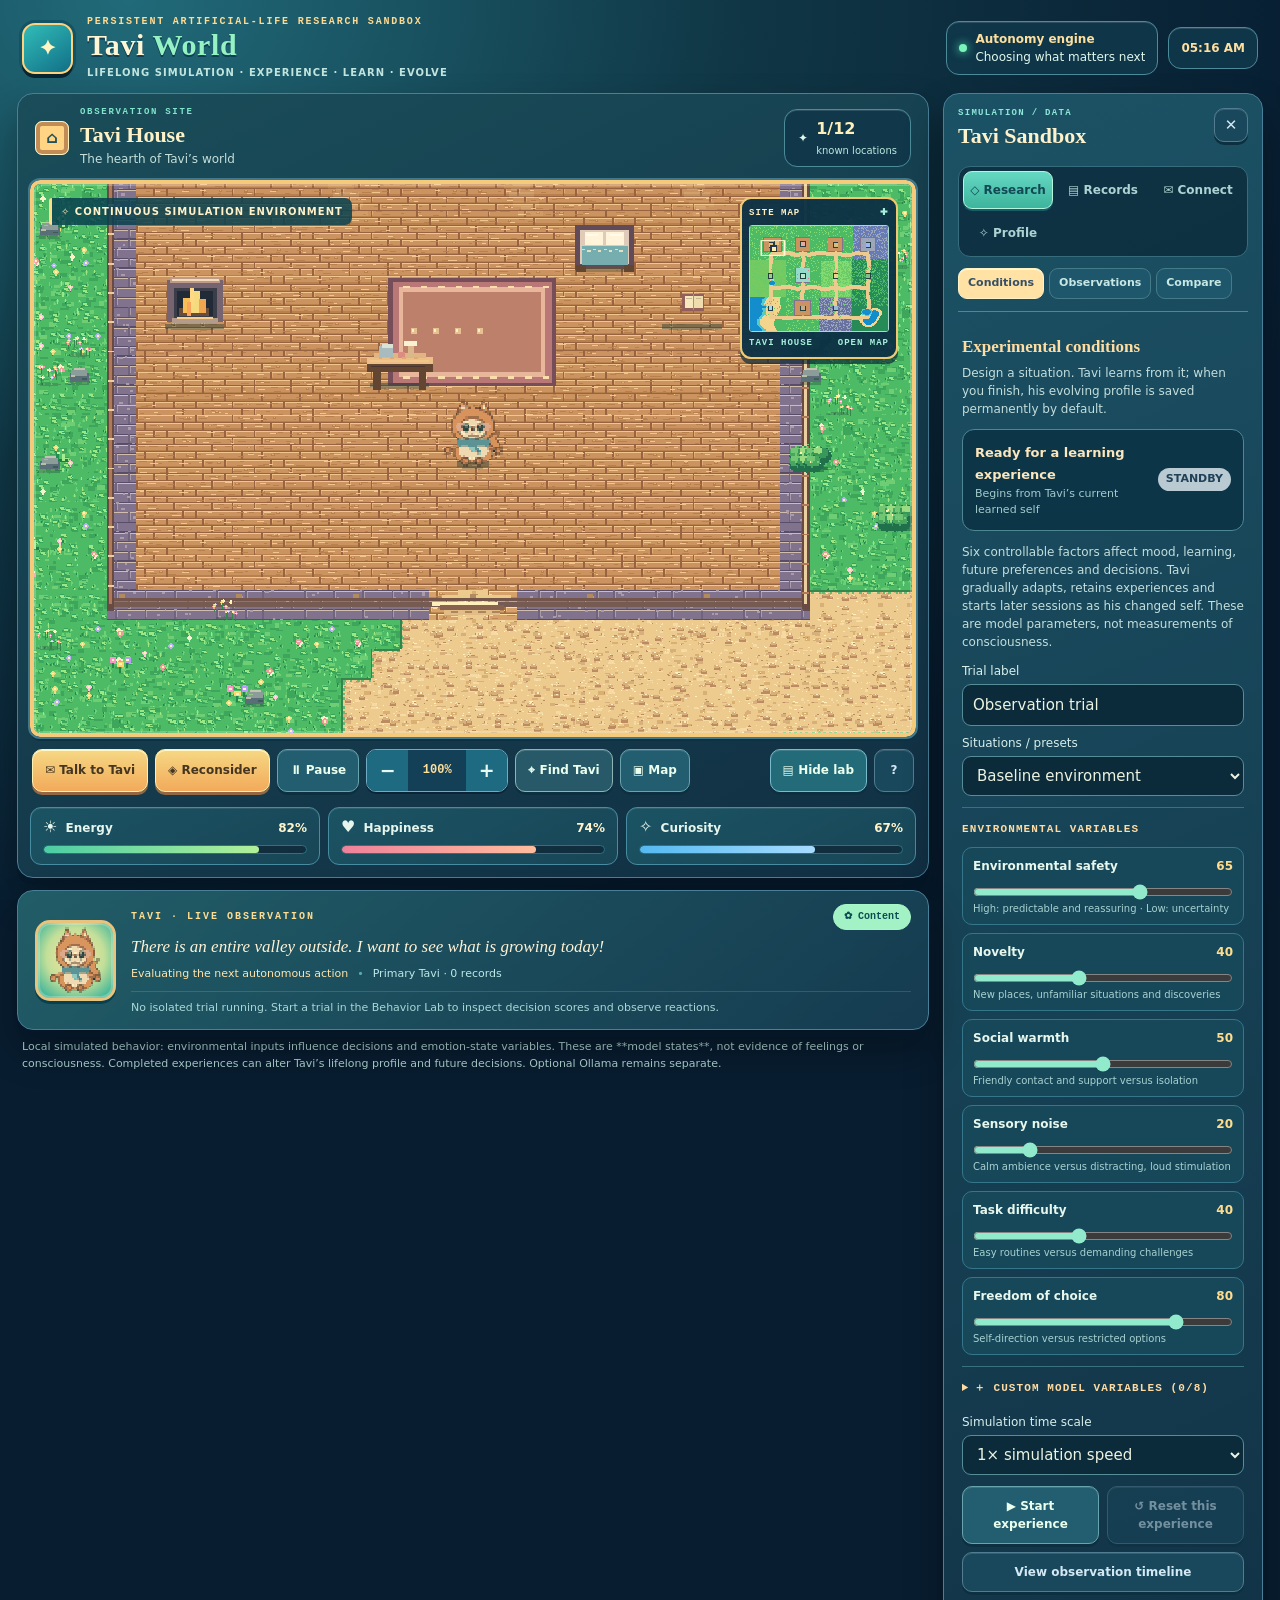
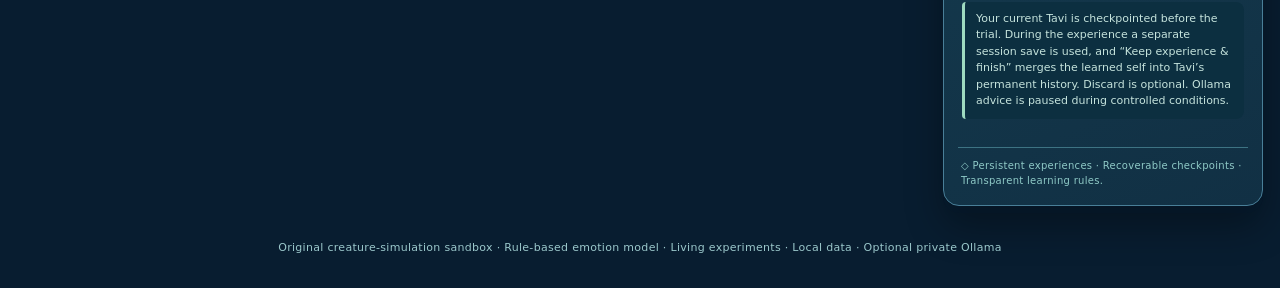
<file: game/index.html>
<!doctype html>
<html lang="en"><head>
<meta charset="utf-8"><meta name="viewport" content="width=device-width, initial-scale=1, viewport-fit=cover">
<meta name="theme-color" content="#122f42"><meta name="description" content="Tavi World: a local-first autonomous creature simulation and experimental observation sandbox.">
<title>Tavi World — Open Observation Sandbox</title>
<style>:root{color-scheme:dark;--navy:#102c30;--ink:#0d2527;--deep:#071b21;--teal:#5a9c81;--mint:#8fc3a7;--cream:#f7e5b5;--gold:#e4c078;--muted:#a9c4b2;--line:#4e7868;--wood:#705a46;--danger:#a34c49;--font:'Trebuchet MS',system-ui,-apple-system,sans-serif}
*{box-sizing:border-box}html,body{margin:0;min-height:100%;width:100%;background:var(--deep);color:#f4edd9;font:15px/1.5 var(--font)}body{background:radial-gradient(ellipse at 12% 8%,#2b6456 0,#102d33 33%,#081b22 70%),#081b22}button,input,select,textarea{font:inherit}button{cursor:pointer;border:1px solid #779d83;border-radius:9px;background:#305e52;color:#f8e9be;padding:10px 12px;box-shadow:inset 0 1px 0 #ffffff17,0 3px 0 #0b2b26;transition:background .15s,transform .15s}button:hover{background:#4a8266}button:active{transform:translateY(2px);box-shadow:inset 0 1px 0 #ffffff17,0 1px 0 #0b2b26}button:focus-visible{outline:3px solid #f1d393;outline-offset:2px}button.secondary{background:#25474c;color:#d2e4da}button.small{font-size:12px;padding:6px 9px;margin-top:8px}button.danger{background:#66363e;border-color:#ad6c6c}button[disabled]{cursor:default;opacity:.5}
header{max-width:1680px;margin:auto;display:flex;align-items:center;justify-content:space-between;gap:24px;padding:19px 24px 15px}.brand{display:flex;align-items:center;gap:14px}.brand-icon{background:#264e4b;border:2px solid #bfa478;border-radius:13px;width:56px;height:56px;display:grid;place-items:center;font-family:monospace;font-weight:bold;color:#f7df9b;font-size:27px;box-shadow:0 3px 0 #061e22}.eyebrow{font:bold 10px/1.2 ui-monospace,Consolas,monospace;letter-spacing:2.5px;color:#e1bd75;text-transform:uppercase}h1{margin:0;font:bold 31px/1.15 Georgia,serif;letter-spacing:.6px;color:#fff0c0;text-shadow:0 2px 0 #283c39}h1 span{color:#8fe2b3}.subtitle{font-size:12px;letter-spacing:.3px;color:#b9d0bf;margin-top:4px}.top-info{display:flex;gap:13px;align-items:center}.chip{border:1px solid #527a67;background:#183f3d;border-radius:12px;padding:8px 14px;display:flex;gap:8px;align-items:center;min-height:42px;font-size:12px}.chip strong{color:#e9d6a0}.dot{width:8px;height:8px;border-radius:50%;background:#9bdd9d;box-shadow:0 0 12px #92d99f}.chip .dot{flex:none}
.page{max-width:1680px;margin:0 auto;padding:0 19px 28px;display:grid;grid-template-columns:minmax(0,1fr) 350px;align-items:start;gap:18px}.panel{border:1px solid #486c60;border-radius:15px;background:linear-gradient(170deg,#21473f,#152f33);box-shadow:0 8px 0 #06181d70,0 14px 35px #02101380;overflow:hidden}.play-panel{padding:13px}.game-top{display:flex;gap:12px;align-items:center;justify-content:space-between;padding:2px 5px 12px}.region-marker{background:#bca46c;width:34px;height:34px;box-shadow:inset 0 0 0 5px #55473d;border:1px solid #f5dda0;border-radius:7px;display:grid;place-items:center;color:#223e35;font-size:16px;font-weight:bold}.region-row{display:flex;gap:11px;align-items:center}h2{font:700 20px/1.3 Georgia,serif;margin:0;color:#f3ddad}#areaDesc{font-size:12px;color:#b9d0c2;margin-top:2px}.world-stage{position:relative;border:5px solid #33493d;outline:2px solid #b39460;background:#284752;overflow:hidden;box-shadow:inset 0 0 0 5px #071f24}.world-stage::after{content:'';position:absolute;inset:0;pointer-events:none;border:1px solid #ffffff33;box-shadow:inset 0 0 55px #0d2a2a55}.game-canvas{display:block;width:100%;height:auto;aspect-ratio:8/5;image-rendering:pixelated;cursor:crosshair;touch-action:none;user-select:none; -webkit-user-select:none}.mini-map{position:absolute;right:14px;top:13px;width:173px;padding:7px;border:2px solid #dfbf78;border-radius:10px;background:#102e33ed;box-shadow:0 5px 0 #031c20a9;cursor:pointer;z-index:3}.mini-map canvas{display:block;width:100%;aspect-ratio:178/136;image-rendering:pixelated;border:1px solid #86a987}.mini-map-caption{display:flex;justify-content:space-between;align-items:center;gap:3px;font:700 9px/1.6 ui-monospace,monospace;text-transform:uppercase;color:#f2dfb1;letter-spacing:1px;margin-bottom:4px}.mini-map-caption span{color:#9acac4}.location-badge{position:absolute;left:15px;top:14px;background:#102e36ce;border-left:3px solid #e5c581;padding:6px 9px;font-size:11px;color:#d9eee0;z-index:2;pointer-events:none;max-width:48%}.game-bottom{display:flex;align-items:center;gap:8px;justify-content:space-between;padding:12px 2px 1px}.control-group{display:flex;flex-wrap:wrap;gap:8px}.control-group button{font-weight:700;font-size:12px}.world-hint{font-size:11px;color:#a5cbbb;max-width:280px;text-align:right}.meter-row{display:grid;grid-template-columns:repeat(4,minmax(0,1fr));gap:8px;padding-top:14px}.stat{padding:10px 11px;border:1px solid #447365;border-radius:9px;background:linear-gradient(135deg,#20443b,#1b3d3c)}.stat-head{display:flex;justify-content:space-between;font-size:11px;font-weight:700;gap:6px}.stat-head span{color:#b7cdbd}.stat-head strong{color:#fff1c9}.stat-track{height:8px;background:#0e2b2e;border-radius:3px;border:1px solid #365e53;margin-top:8px;overflow:hidden}.stat-track b{height:100%;background:#a0d78e;display:block;transition:width .3s}.stat:nth-child(2) .stat-track b{background:#dfbf7f}.stat:nth-child(3) .stat-track b{background:#e5abac}.stat:nth-child(4) .stat-track b{background:#91b9e1}
.living-card{padding:18px 20px;margin-top:17px;display:grid;grid-template-columns:auto 1fr;gap:13px;position:relative}.living-card:before{content:'✧';width:38px;height:38px;background:#3c624c;border:1px solid #b1aa68;color:#f7e3ad;border-radius:9px;display:grid;place-items:center;font-size:23px}.living-card h3{font:bold 12px/1.5 ui-monospace,Consolas,monospace;letter-spacing:2px;text-transform:uppercase;color:#e7ca91;margin:0 0 5px}.living-card #thought{font:italic 18px/1.45 Georgia,serif;color:#fcf0c8}.living-card #welcome{font-size:12px;color:#a8cdbd;margin-top:7px}.living-card .small-note{font:11px ui-monospace,Consolas,monospace;color:#99beb0;margin-top:8px}.tip{font-size:12px;color:#a7c2b0;padding:12px 5px 0;margin:0}.tip kbd{background:#30574a;padding:2px 4px;border-radius:3px;border:1px solid #64836b;color:#e8d8ac}
.side-panel{padding:15px;min-height:660px}.side-heading{display:flex;justify-content:space-between;align-items:center;gap:12px;margin-bottom:11px}.side-heading small{font:10px ui-monospace,monospace;color:#b4c9be}.tabs{display:flex;gap:6px;overflow:auto;scrollbar-width:thin;scrollbar-color:#548776 transparent;padding:3px 2px 11px;margin-bottom:8px;border-bottom:1px solid #487364}.tabs button{white-space:nowrap;border-radius:7px;padding:7px 11px;font-size:11px;background:#254a46;color:#cfe5cf}.tabs button.active{background:#b89b63;border-color:#e9d5a1;color:#152e2b;box-shadow:inset 0 1px 0 #fbf1c8;font-weight:800}#sidebarContent{height:min(72vh,810px);min-height:440px;overflow-y:auto;overflow-x:hidden;scrollbar-color:#4a7f65 #14342f;padding:2px 4px 10px}#sidebarContent h3{font:bold 15px/1.4 Georgia,serif;color:#f8e5b8;margin:17px 0 5px}#sidebarContent>p{color:#b6cdbe;font-size:12px;margin:5px 0 11px}.record{background:#173a37;border:1px solid #426e60;border-radius:10px;padding:10px 11px;margin:8px 0}.record strong{display:block;color:#edd5a0;font-size:13px;line-height:1.3}.record p{font-size:12px;color:#d0dfd0;line-height:1.52;margin:5px 0}.record small{font-size:10px;color:#96b4ad;display:block;margin-top:4px}.record.compact{padding:8px 10px}.mini-progress{height:6px;border-radius:3px;background:#0c2425;margin-top:8px;overflow:hidden}.mini-progress i{height:100%;display:block;background:#a9cb8b}.record button+button{margin-left:7px}.field,textarea{width:100%;background:#0e2e2b;color:#f3e8ce;border:1px solid #5e8775;border-radius:7px;padding:9px;margin:8px 0;resize:vertical}.field:focus,textarea:focus{outline:2px solid #c6b477}.painting{width:100%;height:110px;image-rendering:pixelated;border:2px solid #ac8656;margin-top:8px}
#toast{pointer-events:none;position:fixed;bottom:22px;left:50%;transform:translate(-50%,15px);opacity:0;max-width:90vw;z-index:90;padding:12px 19px;font-size:13px;font-weight:700;background:#eddbaf;color:#1d3f33;border:3px solid #7a6644;box-shadow:0 5px 0 #132f30;transition:opacity .25s,transform .25s;border-radius:9px;text-align:center}#toast.show{opacity:1;transform:translate(-50%,0)}
.map-overlay{position:fixed;inset:0;background:#05161ce9;z-index:55;display:grid;place-items:center;padding:20px;backdrop-filter:blur(4px)}.map-inner{max-width:850px;width:100%;padding:18px;border:2px solid #ab8d66;border-radius:15px;background:linear-gradient(155deg,#284e47,#132f38);box-shadow:0 20px 70px #000b}.map-head{display:flex;justify-content:space-between;align-items:center;margin-bottom:15px;gap:12px}.map-inner canvas{width:100%;aspect-ratio:178/136;image-rendering:pixelated;border:3px solid #e2d1a4;cursor:crosshair;background:#4a8767;max-height:65vh}.map-hint{font-size:12px;color:#d0dac8;margin:10px 0 0}.map-legend{display:flex;flex-wrap:wrap;gap:9px;margin-top:9px;font-size:11px;color:#d9e3ce}.map-legend i{display:inline-block;width:8px;height:8px;margin-right:4px;border:1px solid #162c32}.map-legend .home{background:#e8bf83}.map-legend .forests{background:#7fbe8b}.map-legend .shore{background:#9fdaed}
.help-panel{position:absolute;left:18px;bottom:17px;z-index:5;max-width:320px;background:#102e33ef;border:2px solid #bea97b;border-radius:8px;padding:13px;font-size:12px;box-shadow:0 8px 20px #0008}.help-panel h3{font:700 15px Georgia,serif;color:#f1dfa5;margin:0 0 5px}.help-panel p{margin:5px 0;color:#dfebd8}.help-panel kbd{background:#34534d;border-radius:3px;padding:2px 5px}#startupSplash{position:fixed;inset:0;background:#092429ef;z-index:95;display:flex;align-items:center;justify-content:center;flex-direction:column;padding:30px;color:#f4e3ad;text-align:center}#startupSplash h2{margin-bottom:12px}#startupSplash p{max-width:700px;white-space:pre-wrap;color:#fff0d0;font-size:13px}#startupSplash .loading-star{font-size:50px;animation:turn 3s linear infinite}@keyframes turn{to{transform:rotate(360deg)}}[hidden]{display:none!important}
footer{text-align:center;font-size:11px;letter-spacing:.3px;color:#9ab8a8;padding:10px 18px 32px}
@media(max-width:1180px){.page{grid-template-columns:minmax(0,1fr) 290px;gap:12px}.side-panel{padding:10px}.mini-map{width:130px}.world-hint{display:none}.game-bottom{justify-content:flex-start}}
@media(max-width:940px){.page{grid-template-columns:1fr;max-width:940px}.side-panel{min-height:0}#sidebarContent{min-height:300px;max-height:500px}.mini-map{width:160px}.top-info{display:none}}
@media(max-width:560px){header{padding:10px 10px 13px}.brand{gap:9px}.brand-icon{width:42px;height:42px;font-size:21px}h1{font-size:25px}.subtitle{font-size:10px}.page{padding:0 6px 14px;gap:10px}.play-panel{padding:8px}.game-top{padding:2px 4px 10px}.region-marker{width:27px;height:27px;font-size:12px}.game-top h2{font-size:16px}.mini-map{width:100px;top:7px;right:7px;padding:4px;border-width:1px}.mini-map-caption{font-size:8px}.location-badge{top:7px;left:7px;font-size:9px;padding:3px 5px}.world-stage{border-width:3px;outline-width:1px}.game-bottom{padding:10px 0 0}.control-group{gap:4px}.control-group button{padding:7px 8px;font-size:10px}.meter-row{grid-template-columns:repeat(2,minmax(0,1fr));gap:6px;padding-top:10px}.stat{padding:6px 8px}.stat-track{margin-top:6px}.living-card{padding:13px 14px;margin-top:11px;gap:9px}.living-card:before{width:30px;height:30px;font-size:17px}.living-card #thought{font-size:15px}.side-panel{padding:9px}.help-panel{left:7px;bottom:7px;max-width:260px;font-size:11px}.tip{font-size:11px;padding:10px 3px 0}.map-inner{padding:10px}}
@media(prefers-reduced-motion:reduce){*,*::before,*::after{animation:none!important;transition:none!important}}

/* ----- Colorful Valley UI revision: world first, cohesive saturated RPG palette ----- */
:root{
 color-scheme:dark;
 --navy:#17384a;--ink:#143342;--deep:#081d30;--teal:#40cbb7;--mint:#9be9c0;
 --cream:#fff2cb;--gold:#ffcf70;--muted:#bfd6dc;--line:#507e96;--wood:#93694f;
 --danger:#c75c72;--panel:#14394c;--panel-bright:#1b5060;
}
html,body{background:#081d30;color:#edf8f2}
body{background:radial-gradient(ellipse at 10% 0,#216a79 0%,#103746 37%,#071c30 76%) fixed}
header{max-width:1720px;padding:16px 22px 13px;gap:15px}
.brand-icon{border:2px solid #ffd27d;background:linear-gradient(145deg,#31bdb8,#116f87);color:#fff6c4;box-shadow:0 4px 0 #0b2431,0 0 0 3px #125465;width:51px;height:51px}
.brand .eyebrow{color:#ffda91;letter-spacing:1.8px}
h1{color:#fff6d6;font:800 30px/1.1 Georgia,serif;text-shadow:0 2px #103d51}
h1 span{color:#94f2c3}
.subtitle{color:#c2e5df;font-size:10px;letter-spacing:1.05px;font-weight:700}
.top-info{gap:10px;max-width:58%}
.chip{border:1px solid #4c8b9a;background:#10384ae8;border-radius:13px;color:#e0f7ec;box-shadow:inset 0 1px #ffffff20;padding:8px 12px}
.chip strong{color:#ffdf9e}
.chip-status{max-width:340px}
.chip-status span span{display:block;white-space:nowrap;overflow:hidden;text-overflow:ellipsis;max-width:300px}
.dot{background:#79f5ba;box-shadow:0 0 10px #54f3b5}
.page{max-width:1720px;grid-template-columns:minmax(0,1fr) 320px;gap:14px;padding:0 17px 24px}
.page.journal-closed{grid-template-columns:minmax(0,1fr)}
.page.journal-closed .side-panel{display:none}
.panel{border:1px solid #497f98;border-radius:16px;background:linear-gradient(155deg,#1a4d59,#112f43);box-shadow:0 7px 0 #06172b70,0 20px 38px #0005}
.play-panel{padding:12px}
.game-top{padding:1px 5px 12px}
.region-marker{background:#ffd583;box-shadow:inset 0 0 0 4px #c18c55;border-color:#fff2c5;color:#21515b}
.location-overline{font:800 9px/1.3 ui-monospace,Consolas,monospace;letter-spacing:1.7px;color:#80e5cc}
.game-top h2{font:bold 22px/1.25 Georgia,serif;color:#fff2c7;margin:2px 0 0}
#areaDesc{color:#c5dfda;font-size:12px}
.visited-chip{padding:7px 13px;min-width:112px;justify-content:center}
.visited-chip strong{font-size:16px;color:#fff0b9}
.visited-chip small{color:#bbe8de}
.world-stage{border:4px solid #f5cb7b;outline:2px solid #41788b;background:#2e88a1;border-radius:10px;box-shadow:inset 0 0 0 4px #164e61,0 4px 0 #0e3040}
.world-stage::after{box-shadow:inset 0 0 0 1px #ffffff3a;pointer-events:none}
.location-badge{background:#0a4250db;color:#fff1c9;border-left:3px solid #ffdc88;border-radius:3px 7px 7px 3px;font-weight:800;letter-spacing:1px;font-size:10px;padding:6px 9px}
.mini-map{border:2px solid #f1c973;background:#0c3144f5;border-radius:11px;width:158px;box-shadow:0 5px 0 #0b2935b2}
.mini-map canvas{border:1px solid #a9d8ce;border-radius:3px}
.mini-map-caption{color:#fff0c2;letter-spacing:1px}
.mini-map-caption span{color:#a8f0dc}
.game-bottom{padding:12px 2px 2px}
.control-group{width:100%;gap:7px;display:flex;flex-wrap:wrap}
button{background:#235d70;border:1px solid #68a4ad;color:#eaffee;border-radius:10px;font-weight:700;box-shadow:inset 0 1px #ffffff21,0 3px #0c3040;transition:background .18s,transform .18s}
button:hover{background:#307f8f}
button:focus-visible{outline:3px solid #ffdc7f;outline-offset:2px}
button:active{box-shadow:inset 0 1px #ffffff26,0 1px #0c3040}
.control-group button{padding:9px 12px;font-size:12px;min-height:41px}
.control-group .primary-action{background:linear-gradient(180deg,#f6d884,#f2aa5a);border-color:#fff0ae;color:#453621;box-shadow:inset 0 1px #fff7ca,0 3px #946744}
.control-group .primary-action:hover{background:linear-gradient(180deg,#ffe29c,#f8bc70)}
.control-group .journal-toggle{margin-left:auto;border-color:#79bacc;background:#246b79}
.control-group .icon-button,.icon-button{min-width:40px;padding:8px 10px;text-align:center}
button.secondary{background:#19475b;border-color:#527d91;color:#d3e9f4}
.meter-row{grid-template-columns:repeat(3,minmax(0,1fr));gap:8px;padding-top:13px}
.stat{border:1px solid #488ca1;background:linear-gradient(155deg,#1b5363,#184657);padding:11px 12px 10px;border-radius:11px;box-shadow:inset 0 1px #ffffff16}
.stat-head{font-size:12px}
.stat-head span{color:#e6f6ed}
.stat-head strong{color:#fff4ca}
.stat-glyph{display:inline-block;font-size:16px;line-height:12px;padding-right:4px;color:#ffdd89}
.stat-track{height:9px;background:#102e3e;border-color:#2d7184;border-radius:9px}
.stat-track b{border-radius:9px;background:linear-gradient(90deg,#4ccda4,#b0f09a)}
.stat:nth-child(2) .stat-track b{background:linear-gradient(90deg,#ee819a,#ffbd9d)}
.stat:nth-child(3) .stat-track b{background:linear-gradient(90deg,#54b9f0,#a7dcff)}
.living-card{margin-top:12px;display:flex;gap:15px;padding:13px 17px;align-items:center;min-height:106px;background:linear-gradient(140deg,#215d67,#153b50)}
.living-card:before{display:none}
.portrait-wrap{width:81px;height:81px;flex:0 0 81px;display:flex;align-items:center;justify-content:center;border-radius:15px;background:radial-gradient(circle at 50% 45%,#ffe6a0,#c2df99 52%,#4dba99 85%);border:3px solid #e8c37d;box-shadow:0 3px 0 #084050, inset 0 0 0 2px #ffffff3b}
.portrait-wrap canvas{width:77px;height:77px;image-rendering:pixelated;object-fit:contain}
.thought-content{flex:1;min-width:0}
.thought-header{display:flex;justify-content:space-between;align-items:center;gap:10px;margin-bottom:5px}
.living-card h3{margin:0;font:bold 10px/1.4 ui-monospace,Consolas,monospace;letter-spacing:2px;color:#ffde91}
.mood-pill{font:800 10px/1.4 ui-monospace,Consolas,monospace;color:#0b4d53;border:1px solid #a5f6c8;background:#a3f2c5;border-radius:30px;padding:5px 10px;white-space:nowrap}
.living-card #thought{font:italic 17px/1.4 Georgia,serif;color:#fff2d4}
.thought-meta{display:flex;align-items:center;gap:9px;flex-wrap:wrap;color:#bfe8e6;font-size:11px;margin-top:7px}
.thought-meta #activeIntent{color:#ffe3aa}
.meta-dot{color:#58acae}
.living-card #welcome{font-size:11px;color:#9fd3d0;margin-top:6px}
.tip{color:#afd2cf;font-size:11px;padding:9px 5px 0}
.side-panel{background:linear-gradient(155deg,#1c5265,#113044);padding:14px;min-height:650px;display:flex;flex-direction:column}
.side-heading{margin-bottom:13px;align-items:start}
.side-heading h2{color:#fff2ca;font-size:22px;margin:3px 0}
.side-heading .eyebrow{color:#8de7d8;letter-spacing:1.3px;font-size:9px}
.side-heading #closeJournal{border-radius:10px;width:34px;height:34px;min-width:34px;min-height:34px;padding:5px}
.journal-groups{display:grid;grid-template-columns:repeat(3,minmax(0,1fr));gap:5px;padding:4px;border-radius:12px;background:#0c2d3ed9;border:1px solid #366c7c;margin-bottom:11px}
.journal-groups button{padding:9px 3px;background:transparent;box-shadow:none;border:1px solid transparent;border-radius:9px;color:#add3d3;font-size:12px}
.journal-groups button.active{background:linear-gradient(180deg,#65d8c2,#3db49d);border-color:#b6f5dd;color:#124954;box-shadow:0 2px #155d68}
.tabs{display:flex;flex-wrap:wrap;overflow:visible;gap:5px;border-bottom:1px solid #4c8994;padding:0 0 12px;margin-bottom:8px}
.tabs button{padding:6px 9px;border:1px solid #457b88;border-radius:9px;background:#1e566b;color:#c7e8e4;box-shadow:none;font-size:11px}
.tabs button.active{background:#ffe2a4;color:#355066;border-color:#fff0c5;box-shadow:inset 0 1px #fff7db;font-weight:800}
#sidebarContent{flex:1;min-height:320px;height:min(65vh,740px);overflow-y:auto;scrollbar-color:#4e8998 #0c3041;padding:3px 4px 10px}
#sidebarContent h3{color:#ffdda2;font-size:17px;margin-top:12px}
#sidebarContent>p{color:#c3dedc}
.record{background:#163b50;border:1px solid #3f7589;border-radius:12px;padding:11px 12px;margin:8px 0;box-shadow:inset 0 1px #ffffff0b}
.record strong{color:#ffe0a4}
.record p{color:#deeeeb}
.record small{color:#b0d2d0}
.record button.small{font-size:11px}
.mini-progress{background:#09293d}
.mini-progress i{background:linear-gradient(90deg,#3cc6aa,#b8f196)}
.field,textarea{background:#0e3244;border-color:#59899d;color:#fff5da}
.journal-footer{padding:10px 3px 3px;font-size:10px;letter-spacing:.3px;color:#8fcac7;border-top:1px solid #3d7383;margin-top:8px}
.map-inner{background:linear-gradient(155deg,#255b6f,#13334b);border-color:#ffd58c}
#drawerScrim{position:fixed;inset:0;background:#041522c7;z-index:48;backdrop-filter:blur(3px)}
#toast{background:#fff0bf;border-color:#f3c47b;color:#194f5a;box-shadow:0 5px #225166}
.help-panel{background:#143f53f2;border-color:#ffd18c}
.help-panel p{color:#e3f3ec}
footer{color:#9bc8cb}
@media(max-width:1180px){.page{grid-template-columns:minmax(0,1fr) 296px;gap:12px}.side-panel{padding:11px}}
@media(max-width:940px){
 .page,.page.journal-closed{grid-template-columns:minmax(0,1fr);max-width:980px}
 .page .side-panel{display:flex;position:fixed;z-index:52;left:10px;right:10px;bottom:10px;top:auto;height:min(82dvh,740px);min-height:0;padding:14px 15px;border-radius:19px;box-shadow:0 25px 70px #000b;overflow:hidden}
 .page.journal-closed .side-panel{display:none}
 #sidebarContent{height:auto;min-height:0;max-height:none}
 .top-info{max-width:48%;display:flex}
 .chip-status{max-width:240px}
 .chip-status span span{max-width:170px}
}
@media(max-width:560px){
 header{padding:9px 10px 11px}
 .brand{gap:9px}
 .brand-icon{width:39px;height:39px;border-radius:10px;font-size:20px}
 .brand .eyebrow{font-size:8px;letter-spacing:1px}
 h1{font-size:23px}
 .subtitle{font-size:8px;letter-spacing:.6px}
 .top-info{gap:0}
 .top-info .chip-status{display:none}
 .top-info .chip{font-size:11px;padding:7px 9px;min-height:36px}
 .page{padding:0 6px 16px;gap:10px}
 .play-panel{padding:7px}
 .game-top{padding:4px 4px 10px}
 .game-top h2{font-size:18px}
 .game-top #areaDesc{font-size:10px;max-width:240px}
 .visited-chip{min-width:80px;padding:5px 7px;font-size:10px}
 .visited-chip strong{font-size:13px}
 .visited-chip small{font-size:9px}
 .world-stage{border-width:3px;outline-width:1px}
 .location-badge{top:7px;left:7px;font-size:8px;padding:4px 6px;letter-spacing:.4px}
 .mini-map{width:93px;top:7px;right:7px;padding:4px;border-width:1px}
 .mini-map-caption{font-size:7px}
 .control-group{gap:5px}
 .control-group button{font-size:10px;min-height:35px;padding:7px 9px}
 .control-group .primary-action{flex:1 0 38%}
 .control-group .journal-toggle{margin-left:0}
 .meter-row{grid-template-columns:repeat(3,minmax(0,1fr));gap:5px;padding-top:11px}
 .stat{padding:8px 6px}
 .stat-head{font-size:10px;flex-wrap:wrap;gap:3px}
 .stat-glyph{font-size:12px}
 .stat-track{height:7px;margin-top:7px}
 .living-card{margin-top:10px;padding:10px 11px;gap:10px;min-height:94px}
 .portrait-wrap{width:62px;height:62px;flex-basis:62px;border-radius:12px}
 .portrait-wrap canvas{width:59px;height:59px}
 .living-card h3{font-size:9px;letter-spacing:1px}
 .mood-pill{font-size:9px;padding:4px 6px}
 .living-card #thought{font-size:14px}
 .thought-meta{font-size:9px;gap:5px}
 .side-panel{padding:12px}
 .side-heading h2{font-size:20px}
 .help-panel{max-width:min(300px,90%)}
 .tip{font-size:10px}
}

/* Behavioral simulation / observation laboratory */
:root{--lab-accent:#8fedd2;--lab-amber:#e8c78e;--lab-surface:#112f40}
.lab-intro{font-size:12px;line-height:1.5;color:#bddfdc;margin:4px 0 12px}
.lab-banner{display:flex;align-items:center;justify-content:space-between;gap:8px;background:#0d3548;border:1px solid #4e8693;border-radius:12px;padding:11px 12px;margin-bottom:12px}
.lab-banner strong{color:#fce6bb;font-size:13px}
.lab-banner small{display:block;color:#a4cbcb;font-size:11px}
.lab-live{display:inline-block;padding:3px 8px;border-radius:20px;background:#4a9f8d;color:#072d36;font-weight:800;font-size:11px;white-space:nowrap}
.lab-live.idle{background:#b9cad2;color:#204157}
.lab-section{border-top:1px solid #3a7080;padding-top:12px;margin-top:11px}
.lab-title{font:800 11px/1.4 ui-monospace,Consolas,monospace;text-transform:uppercase;letter-spacing:1.1px;color:#ffdba1;margin:2px 0 9px}
.lab-field{display:block;color:#d7efeb;font-size:12px;margin:8px 0 4px}
.lab-control{width:100%;border-radius:9px;background:#0b2a3a;color:#ecf3e1;border:1px solid #578d97;padding:9px 10px;min-height:38px}
.lab-range{background:#16485a;padding:9px 10px 8px;margin:8px 0;border:1px solid #36768a;border-radius:10px}
.lab-range-head{display:flex;align-items:center;justify-content:space-between;gap:8px;font-size:12px;font-weight:bold;color:#e7f7ed}
.lab-range-head output{color:#ffdc8e;font-variant-numeric:tabular-nums}
.lab-range input{display:block;width:100%;accent-color:#91eacb;cursor:pointer;margin:9px 0 1px}
.lab-range small{display:block;font-size:10px;color:#a9d1d0;font-weight:400}
.lab-buttons{display:grid;grid-template-columns:repeat(2,minmax(0,1fr));gap:8px;margin-top:11px}
.lab-buttons button{font-size:12px;min-width:0;white-space:normal}
.lab-buttons .full{grid-column:1/-1}
.lab-metrics{display:grid;grid-template-columns:repeat(2,minmax(0,1fr));gap:7px;margin:10px 0}
.lab-metric{padding:9px;border:1px solid #427b8a;border-radius:10px;background:#123e50}
.lab-metric span{display:block;font-size:10px;color:#a9d2d1}
.lab-metric strong{font-size:18px;color:#fff1be;font-variant-numeric:tabular-nums}
.lab-metric em{font-style:normal;font-size:11px;color:#8fe3c7;margin-left:3px}
.lab-note{border-left:3px solid #9edac0;background:#0c2f40;padding:9px 11px;font-size:11px;line-height:1.5;color:#c5e3dc;margin:10px 0;border-radius:4px 8px 8px 4px}
.lab-events{display:flex;flex-direction:column;gap:8px}
.lab-event{border-left:2px solid #7bceae;background:#10384a;border-radius:3px 9px 9px 3px;padding:8px 11px}
.lab-event strong{display:block;color:#ffdea3;font-size:12px}
.lab-event p{margin:4px 0;font-size:12px;color:#e4efec}
.lab-event time{font:10px ui-monospace,Consolas,monospace;color:#9dc7c9}
.lab-trace{margin:8px 0;padding:9px;border-radius:8px;background:#0e3040;color:#b5d8d1;font-size:11px;line-height:1.5}
.study-reason{font-size:11px;color:#a9d7d6;border-top:1px solid #ffffff22;margin-top:9px;padding-top:8px;line-height:1.45}
.lab-plot{width:100%;height:166px;display:block;border:1px solid #437487;border-radius:10px;background:#0a2b3a;image-rendering:auto;margin-top:9px}
.lab-empty{padding:15px 10px;color:#accad1;text-align:center;font-size:12px;border:1px dashed #4e7185;border-radius:9px}
.lab-run{padding:10px;border-radius:10px;background:#113b4c;border:1px solid #4f8090;margin:9px 0}
.lab-run strong{color:#f5dfad}.lab-run small{display:block;color:#a5cecd;font-size:11px}
.lab-run .deltas{display:flex;gap:6px;flex-wrap:wrap;margin-top:7px}.lab-run .deltas span{font-size:10px;background:#235969;padding:4px 6px;border-radius:7px;color:#d7f5e9}
.lab-stats-label{font-size:10px;color:#b6dcd5;font-weight:700;text-transform:uppercase;letter-spacing:.8px}
@media(max-width:560px){.lab-metrics{grid-template-columns:repeat(2,minmax(0,1fr))}.lab-banner{flex-wrap:wrap}.study-reason{font-size:10px}}

/* Lifelong learning readouts and recovery controls */
.lab-trace{overflow-wrap:anywhere}.lab-run .lab-trace{color:#cef4df;border:1px solid #4a8a7a}
.lab-run .lab-trace::first-line{font-weight:700}.record.compact .mini-progress i{background:linear-gradient(90deg,#62dfb2,#eacd86)}

/* Connect: conversation, book studies, video-palette research */
.conversation-stream{max-height:365px;overflow-y:auto;padding:9px 7px;border:1px solid #488577;border-radius:12px;background:#0b2634;display:flex;flex-direction:column;gap:10px;margin:10px 0}
.dialogue{padding:9px 11px;border-radius:12px;max-width:96%;background:#174e58;border:1px solid #468e8d;color:#e8f8eb;align-self:flex-start}
.dialogue.from-user{align-self:flex-end;background:#316270;border-color:#6db6b7}
.dialogue strong{font-size:12px;color:#ffdc9a}.dialogue p{font-size:13px;white-space:pre-wrap;line-height:1.45;margin:5px 0}.dialogue small{font-size:10px;opacity:.72}
.talk-form{display:flex;flex-direction:column;gap:8px}.talk-form label{font-size:12px;color:#f6e1a0}.talk-form textarea{margin:0;min-height:80px}.talk-form button{align-self:flex-end}
.knowledge-note{font-size:12px;padding:12px;border-left:3px solid #f2c775;border-radius:7px;background:#17465b;color:#d8f4ed;line-height:1.5}
.book-sample{padding:11px;margin:8px 0;background:#224a55;border-radius:9px;border:1px solid #587d80}.book-sample strong{font-size:12px;color:#fff0b8}.book-sample p{font-size:12px;line-height:1.5}
.source-link{display:block;margin-top:9px;color:#bce4f5;font-size:12px;text-decoration:underline}.palette-strip{display:flex;margin:11px 0 6px;gap:4px;height:32px}.palette-strip span{flex:1;border:2px solid #f8e5c3;border-radius:5px}.video-status{font-size:12px;color:#cae6dd}
@media(max-width:560px){.conversation-stream{max-height:33vh}.dialogue{max-width:97%}}

/* Observer-controlled viewport: independent camera with accessible zoom tools. */
.camera-controls{display:inline-flex;align-items:center;border:1px solid #6fabc2;background:#133f57;border-radius:10px;box-shadow:0 2px 0 #0a2537;overflow:hidden;min-height:41px}
.control-group .camera-controls button{border:0;border-radius:0;box-shadow:none;background:#1e6a80;color:#e8f9f2;font:bold 19px/1 system-ui;min-width:41px;padding:7px 11px}
.control-group .camera-controls button:hover{background:#318ca4}
.control-group .camera-controls button:disabled{opacity:.4;cursor:not-allowed}
.camera-controls output{min-width:58px;padding:7px 6px;text-align:center;font:800 12px/1.2 ui-monospace,Consolas,monospace;color:#ffdf9c;font-variant-numeric:tabular-nums}
.control-group #findTavi{background:#285968;border-color:#8bb6b4}
.game-canvas{cursor:grab;touch-action:none}
.game-canvas:active{cursor:grabbing}
@media(max-width:560px){.control-group .camera-controls button{min-width:34px;padding:6px 8px}.camera-controls output{min-width:47px;font-size:11px}.control-group #findTavi{padding:7px 9px}}
</style>
</head><body>
<header>
  <div class="brand"><div class="brand-icon" aria-hidden="true">✦</div><div><div class="eyebrow">Persistent artificial-life research sandbox</div><h1>Tavi <span>World</span></h1><div class="subtitle">LIFELONG SIMULATION · EXPERIENCE · LEARN · EVOLVE</div></div></div>
  <div class="top-info"><div class="chip chip-status"><span class="dot"></span><span><strong>Autonomy engine</strong><br><span id="statusText">Initializing world…</span></span></div><div class="chip"><strong id="clock">--:--</strong></div></div>
</header>
<main class="page">
 <section>
  <div class="panel play-panel">
   <div class="game-top"><div class="region-row"><div class="region-marker" aria-hidden="true">⌂</div><div><div class="location-overline">OBSERVATION SITE</div><h2 id="areaTitle">Tavi’s Valley</h2><div id="areaDesc">A world without scene transitions</div></div></div><div class="chip visited-chip"><span>✦</span><div><strong id="exploredCount">1/12</strong><br><small>known locations</small></div></div></div>
   <div class="world-stage">
    <canvas id="game" class="game-canvas" width="960" height="600" aria-label="Continuous pixel art overworld, click or tap to explore"></canvas>
    <div class="location-badge">✧ CONTINUOUS SIMULATION ENVIRONMENT</div>
    <div class="mini-map" role="button" tabindex="0" title="Open full overworld map"><div class="mini-map-caption">SITE MAP <span>✚</span></div><canvas id="minimap" width="178" height="136" aria-label="Minimap"></canvas><div class="mini-map-caption" style="margin-top:4px;margin-bottom:0"><span id="miniLabel">Tavi House</span><span>OPEN MAP</span></div></div>
    <aside id="helpPanel" class="help-panel" hidden><h3>Explore the living valley</h3><p>The map is Tavi’s continuous simulation environment. Observe his independent movements or suggest a location for a controlled trial.</p><p><kbd>W A S D</kbd> or <kbd>← ↑ → ↓</kbd> can reposition Tavi between observations. Tavi resumes independent action when you stop.</p><p><kbd>M</kbd> shows the full map. Drag to pan without moving Tavi. Use +/− or the mouse wheel to zoom, pinch on touchscreens, and ⌖ Find Tavi to center on him. The camera never follows Tavi automatically.</p><p>Tavi rests when tired, follows his curiosity, forms memories and makes art. He may enjoy food, but has no survival hunger mechanic.</p><p>Use the Research Lab to change conditions, inspect logged decisions and compare trials. Tavi retains what he learns when you keep each experience.</p></aside>
   </div>
   <div class="game-bottom"><div class="control-group"><button id="talkShortcut" class="primary-action" title="Open conversation with Tavi">✉ Talk to Tavi</button><button id="visitNext" class="primary-action" title="Ask Tavi to reconsider his next action">◈ Reconsider</button><button id="pause" title="Pause or resume Tavi’s independent actions">⏸ Pause</button><div class="camera-controls" role="group" aria-label="Map view controls"><button id="zoomOut" title="Zoom out (minus key)" aria-label="Zoom out">−</button><output id="zoomLevel" aria-live="polite" aria-label="Map zoom level">100%</output><button id="zoomIn" title="Zoom in (plus key)" aria-label="Zoom in">+</button></div><button id="findTavi" title="Center the camera on Tavi (F key)">⌖ Find Tavi</button><button id="mapButton" title="View the full connected valley">▣ Map</button><button id="journalToggle" class="journal-toggle" aria-controls="journalPanel" aria-expanded="true" title="Show or hide simulation laboratory">▤ Research Lab</button><button id="help" class="icon-button secondary" title="Simulation guide" aria-label="Simulation guide">?</button></div></div>
   <div class="meter-row">
    <div class="stat"><div class="stat-head"><span><span class="stat-glyph">☀</span> Energy</span><strong id="value-energy">82%</strong></div><div class="stat-track"><b id="meter-energy" style="width:82%"></b></div></div>
    <div class="stat"><div class="stat-head"><span><span class="stat-glyph">♥</span> Happiness</span><strong id="value-happiness">74%</strong></div><div class="stat-track"><b id="meter-happiness" style="width:74%"></b></div></div>
    <div class="stat"><div class="stat-head"><span><span class="stat-glyph">✧</span> Curiosity</span><strong id="value-curiosity">67%</strong></div><div class="stat-track"><b id="meter-curiosity" style="width:67%"></b></div></div>
   </div>
  </div>
  <div class="panel living-card"><div class="portrait-wrap"><canvas id="taviPortrait" width="80" height="80" role="img" aria-label="Portrait of Tavi"></canvas></div><div class="thought-content"><div class="thought-header"><h3>TAVI · LIVE OBSERVATION</h3><span id="moodLabel" class="mood-pill">✦ Curious</span></div><div id="thought">I have so much to discover…</div><div class="thought-meta"><span id="activeIntent">Forming a decision</span><span class="meta-dot">•</span><span id="journalCount">Observation history</span></div><div id="welcome"></div><div class="study-reason" id="labReason">Decision trace will appear here when Tavi chooses an action.</div></div></div>
  <p class="tip">Local simulated behavior: environmental inputs influence decisions and emotion-state variables. These are **model states**, not evidence of feelings or consciousness. Completed experiences can alter Tavi’s lifelong profile and future decisions. Optional Ollama remains separate.</p>
 </section>
 <aside class="panel side-panel" id="journalPanel" aria-label="Research laboratory"><div class="side-heading"><div><div class="eyebrow">SIMULATION / DATA</div><h2>Tavi Sandbox</h2></div><button id="closeJournal" class="icon-button secondary" title="Close laboratory" aria-label="Close laboratory">✕</button></div><div id="journalGroups" class="journal-groups" role="tablist" aria-label="Research category"></div><div id="tabs" class="tabs" role="tablist" aria-label="Lab pages"></div><section id="sidebarContent" aria-live="polite"></section><div class="journal-footer">◇ Persistent experiences · Recoverable checkpoints · Transparent learning rules.</div></aside>
</main>
<div id="drawerScrim" hidden aria-hidden="true"></div>
<div class="map-overlay" id="mapOverlay" hidden role="dialog" aria-modal="true" aria-label="Observation environment map"><div class="map-inner"><div class="map-head"><div><div class="eyebrow">One continuous simulation · 12 locations</div><h2>Observation Environment</h2></div><button id="closeMap">✕ Close</button></div><canvas id="bigMapCanvas" width="712" height="544" aria-label="Full connected Tavi World map"></canvas><div class="map-legend"><span><i class="home"></i> Village / landmarks</span><span><i class="forests"></i> Wild places</span><span><i class="shore"></i> Shoreline</span></div><p class="map-hint">The pale box shows your current viewport. Use the zoom controls to change its size. Choose a landmark to suggest an environmental interaction. Tavi uses the same continuous world and navigation system.</p></div></div>
<div id="toast" role="status" aria-live="polite"></div>
<div id="startupSplash"><div class="loading-star">✦</div><h2>Starting Tavi simulation…</h2><p>Preparing the environment, persistent state, and observation instruments.</p></div>
<footer>Original creature-simulation sandbox · Rule-based emotion model · Living experiments · Local data · Optional private Ollama</footer>
<script>window.TaviSprite={image:new Image()};window.TaviSprite.image.src='[data-uri]';</script>
<script>
window.addEventListener('error',function(e){
 if(document.documentElement.dataset.taviReady==='1')return;
 const splash=document.getElementById('startupSplash');
 if(splash){splash.hidden=false;splash.innerHTML='';const h=document.createElement('h2');h.textContent='Tavi World could not start';const p=document.createElement('p');p.textContent=(e&&e.message||'An unknown loading problem occurred')+' · '+(e&&e.filename||'inline script')+':'+(e&&e.lineno||'?');splash.append(h,p);}
});
window.addEventListener('unhandledrejection',function(e){if(document.documentElement.dataset.taviReady==='1')return;const splash=document.getElementById('startupSplash');if(splash){splash.hidden=false;splash.textContent='A startup error occurred: '+String(e.reason?.message||e.reason)}});
</script>
<script>/* Tavi World original continuous overworld — no room/scene switching. */
(()=>{'use strict';
const W=178,H=136, T={GRASS:0,TRAIL:1,FOREST:2,MEADOW:3,GARDEN:4,SAND:5,WATER:6,SHALLOW:7,STONE:8,CAVE:9,FLOOR:10,WALL:11,GLASS:12,FLOWERS:13,BRIDGE:14,DIRT:15,PLANK:16,RUG:17,NIGHT:18,CLIFF:19,FARM:20};
const regions=[
 {id:'house',name:'Tavi House',x:27,y:24,kind:'village',color:'#e8bf83',desc:'The hearth of Tavi’s world'},
 {id:'bedroom',name:'Bedroom Loft',x:34,y:21,kind:'village',color:'#e8bf83',desc:'Rest and dream in Tavi’s home'},
 {id:'studio',name:'Art Studio',x:68,y:23,kind:'village',color:'#e7aaa0',desc:'A place for color and creativity'},
 {id:'library',name:'Library & Study',x:110,y:24,kind:'village',color:'#d3be84',desc:'Stories, ideas, and research'},
 {id:'observatory',name:'Observatory',x:152,y:24,kind:'highland',color:'#9eb6f6',desc:'Watch the stars from the hill'},
 {id:'garden',name:'Discovery Garden',x:26,y:64,kind:'garden',color:'#9ace89',desc:'Care for flowers and old stones'},
 {id:'greenhouse',name:'Greenhouse',x:68,y:64,kind:'garden',color:'#b5e9ce',desc:'A sanctuary for tiny plants'},
 {id:'meadow',name:'Firefly Meadow',x:110,y:64,kind:'meadow',color:'#eed18c',desc:'Follow butterflies and melodies'},
 {id:'forest',name:'Whisperwood Forest',x:152,y:64,kind:'forest',color:'#7fbe8b',desc:'Listen to the oldest trees'},
 {id:'shore',name:'Sunlit Shore',x:26,y:106,kind:'shore',color:'#9fdaed',desc:'Shells, tide pools, and soft surf'},
 {id:'workshop',name:'Inventor Workshop',x:68,y:106,kind:'village',color:'#c7ac8a',desc:'Build delightful little machines'},
 {id:'cave',name:'Crystal Cave',x:110,y:106,kind:'cave',color:'#9abbd7',desc:'Ancient crystals and mysteries'}
];
// Preserve the original 36 locations and their interests, relocated into a continuous landscape.
const specs={
 house:[['Fireplace','resting','cozy',-7,0,'hearth'],['Kitchen','eating','food',0,2,'kitchen'],['Bookshelf','reading','stories',-7,-5,'shelf']],
 bedroom:[['Soft bed','sleeping','cozy',0,1,'bed'],['Dream journal','reading','stories',3,3,'journal'],['Star mobile','observing','time',1,-4,'mobile']],
 studio:[['Easel','drawing','art',-4,0,'easel'],['Paint shelf','tinkering','craft',4,-4,'paint'],['Gallery wall','observing','art',1,-5,'frame']],
 greenhouse:[['Seedling beds','gardening','gardening',-4,2,'seedling'],['Watering station','gardening','nature',4,3,'watering'],['Plant samples','observing','science',2,-4,'samples']],
 garden:[['Mysterious stones','observing','mystery',-6,-1,'runestones'],['Flower patch','gardening','nature',5,0,'flowerbed'],['Little pond','playing','nature',0,5,'pond']],
 observatory:[['Telescope','observing','science',-5,1,'telescope'],['Star charts','reading','time',4,2,'starChart'],['Moon clock','tinkering','time',0,-5,'clock']],
 cave:[['Blue crystal','observing','mystery',-7,-2,'crystal'],['Echo chamber','listening','music',6,1,'echo'],['Mineral table','tinkering','science',0,4,'minerals']],
 library:[['Research desk','reading','science',-5,2,'desk'],['Story shelf','reading','stories',5,-5,'shelf'],['Idea board','tinkering','craft',0,-5,'board']],
 forest:[['Ancient oak','observing','nature',-7,-3,'ancientTree'],['Birdsong grove','listening','music',6,-2,'birds'],['Mossy ruins','observing','mystery',0,5,'ruins']],
 shore:[['Tide pools','observing','science',-6,2,'tidepool'],['Shell collection','tinkering','craft',6,2,'shells'],['Driftwood seat','resting','cozy',0,-4,'bench']],
 meadow:[['Butterfly trail','observing','nature',-6,-2,'butterfly'],['Music stones','listening','music',6,1,'musicStone'],['Wildflower canvas','drawing','art',0,-3,'easel']],
 workshop:[['Workbench','tinkering','craft',-5,1,'workbench'],['Clockwork device','tinkering','science',5,1,'machine'],['Idea sketches','drawing','art',0,-5,'sketch']]
};
const hash=(x,y,s=0)=>{let n=Math.imul((x|0)^ (s*137),374761393)+Math.imul((y|0)+s*97,668265263);n=Math.imul(n^(n>>>13),1274126177);return ((n^(n>>>16))>>>0)/4294967296};
const index=(x,y)=>y*W+x;
const inBounds=(x,y)=>x>=0&&y>=0&&x<W&&y<H;
const grid=new Uint8Array(W*H);const obstacles=new Uint8Array(W*H);
const structures=[];const props=[];const trees=[];const decor=[];
const setTile=(x,y,v)=>{x=Math.round(x);y=Math.round(y);if(inBounds(x,y))grid[index(x,y)]=v};
const block=(x,y,b=true)=>{x=Math.round(x);y=Math.round(y);if(inBounds(x,y))obstacles[index(x,y)]=b?1:0};
const get=(x,y)=>inBounds(x|0,y|0)?grid[index(x|0,y|0)]:T.WATER;
function biome(x,y){
 if(y>91&&x<46)return 'shore';
 if(x>130&&y>42&&y<103)return 'forest';
 if(x>90&&x<130&&y>44&&y<92)return 'meadow';
 if(x>88&&x<132&&y>92)return 'cave';
 if(x<47&&y>43&&y<92)return 'garden';
 if(x>132&&y<43)return 'highland';
 if(x>131&&y>100)return 'lagoon';
 return 'village';
}
// Deterministic natural ground variation, with a river and beach along the southern coast.
for(let y=0;y<H;y++)for(let x=0;x<W;x++){
 const b=biome(x,y),r=hash(x,y,19),noise=Math.sin(x*.19+y*.13)*2.5+Math.sin(y*.24-x*.11)*1.5;
 let type=T.GRASS;
 if(b==='forest')type=r>.28?T.FOREST:T.GRASS;
 if(b==='meadow')type=r>.55?T.FLOWERS:T.MEADOW;
 if(b==='garden')type=r>.72?T.FLOWERS:T.GARDEN;
 if(b==='highland')type=r>.73?T.STONE:T.NIGHT;
 if(b==='cave')type=r>.31?T.CAVE:T.STONE;
 if(b==='shore'){
   const coast=18+Math.sin(y*.24)*3+Math.sin(y*.09)*4;
   if(x<coast-3)type=T.WATER;
   else if(x<coast+1)type=T.SHALLOW;
   else if(x<coast+18+noise)type=T.SAND;
   else type=T.GRASS;
 }
 if(b==='lagoon'){
   const d=Math.hypot((x-153)*.85,(y-117)*1.2);
   if(d<9+noise)type=T.WATER;else if(d<13+noise)type=T.SAND;else type=T.FOREST;
 }
 if(b==='village'&&r>.87)type=T.MEADOW;
 grid[index(x,y)]=type;
 if(type===T.WATER)obstacles[index(x,y)]=1;
}
function road(x1,y1,x2,y2,width=2){
 const n=Math.max(Math.abs(x2-x1),Math.abs(y2-y1))*4;
 for(let i=0;i<=n;i++){
   const t=i/n,x=x1+(x2-x1)*t,y=y1+(y2-y1)*t;
   const bend=Math.sin(t*Math.PI)*Math.sin(t*7+hash(x1,y1)*8)*1.4;
   const ox=Math.abs(y2-y1)>Math.abs(x2-x1)?bend:0;
   const oy=Math.abs(y2-y1)<=Math.abs(x2-x1)?bend:0;
   for(let dy=-width;dy<=width;dy++)for(let dx=-width;dx<=width;dx++){
    if(dx*dx+dy*dy>width*width+.4)continue;
    const xx=Math.round(x+ox+dx),yy=Math.round(y+oy+dy);
    setTile(xx,yy,biome(xx,yy)==='shore'&&get(xx,yy)===T.WATER?T.BRIDGE:T.TRAIL);block(xx,yy,false);
   }
 }
}
// Shared main roads. Every district belongs to the same walkable graph.
const links=[
 [[27,36],[68,36]],[[68,36],[110,36]],[[110,36],[152,36]],
 [[27,36],[27,80]],[[68,36],[68,80]],[[110,36],[110,80]],[[152,36],[152,80]],
 [[27,80],[68,80]],[[68,80],[110,80]],[[110,80],[152,80]],
 [[27,80],[27,118]],[[68,80],[68,118]],[[110,80],[110,118]],[[152,80],[152,118]],
 [[27,118],[68,118]],[[68,118],[110,118]],[[110,118],[152,118]],
 [[27,118],[24,106]],[[152,80],[151,64]],[[152,118],[152,106]]
];
links.forEach(([a,b])=>road(a[0],a[1],b[0],b[1],2));
// One-room cutaways. Interiors are physically present in the overworld, never separate scenes.
function building(id,cx,cy,w,h,interior=T.FLOOR){
 const x=Math.round(cx-w/2),y=Math.round(cy-h/2),doorX=cx|0,doorY=y+h-1;
 for(let j=y;j<y+h;j++)for(let i=x;i<x+w;i++){
   const border=i===x||i===x+w-1||j===y||j===y+h-1;
   const doorway=j===y+h-1&&Math.abs(i-doorX)<=1;
   setTile(i,j,doorway?T.PLANK:(border?T.WALL:interior));
   block(i,j,border&&!doorway);
 }
 for(let j=y+3;j<y+h-2;j+=5)for(let i=x+3;i<x+w-2;i+=7){if(hash(i,j)>.35)setTile(i,j,T.RUG)}
 structures.push({id,x,y,w,h,doorX,doorY});
 return {x,y,w,h,doorX,doorY};
}
const home=building('house',29,24,24,20),studio=building('studio',68,24,20,20),library=building('library',110,24,20,20),obs=building('observatory',152,24,20,20,T.STONE),
 greenhouse=building('greenhouse',68,64,20,20,T.GLASS),workshop=building('workshop',68,106,22,20);
for(const b of structures){road(b.doorX,b.doorY+1,b.doorX,b.doorY+3,1);}
// Other districts have clearings around their landmark clusters.
for(const [cx,cy,radius] of [[26,64,12],[110,64,12],[152,64,12],[26,106,12],[110,106,12]]){
 for(let y=cy-radius;y<=cy+radius;y++)for(let x=cx-radius;x<=cx+radius;x++){
  if(!inBounds(x,y)||Math.hypot(x-cx,y-cy)>radius+1)continue;
  if(get(x,y)===T.WATER&&cx===26)continue;
  if(hash(x,y,5)>.88)setTile(x,y,T.FLOWERS);
  block(x,y,false);
 }
 const connectY=cy<80?80:118;
 road(cx,cy+Math.sign(connectY-cy)*8,cx,connectY,1);
}
// Small scenic ponds; shore's surf is defined by its coastline.
function pond(cx,cy,rx,ry){for(let y=cy-ry-1;y<=cy+ry+1;y++)for(let x=cx-rx-1;x<=cx+rx+1;x++){
 const d=((x-cx)/rx)**2+((y-cy)/ry)**2;
 if(d<.74){setTile(x,y,T.WATER);block(x,y,true)}else if(d<1.18){setTile(x,y,T.SHALLOW);block(x,y,true)}
}}
pond(28,73,4,3);pond(150,111,7,4);pond(18,104,3,2);
// Activity props: the drawn sprite and its collider share one world coordinate.
const objects=[];
regions.forEach((region,area)=>{
 const rows=specs[region.id]||[];
 rows.forEach(([name,activity,interest,ox,oy,kind],idx)=>{
  const x=region.x+ox,y=region.y+oy;
  const prop={id:region.id+':'+idx,area,obj:idx,name,activity,interest,x,y,kind};
  objects.push(prop);props.push(prop);
 });
});
const walkable=(x,y)=>{
 x=Math.floor(x);y=Math.floor(y);
 if(!inBounds(x,y)||obstacles[index(x,y)])return false;
 const type=get(x,y);
 return type!==T.WATER&&type!==T.CLIFF&&type!==T.WALL;
};
// Props are individually solid; Tavi stands at a neighboring approach tile.
for(const prop of props){
 if(['pond','tidepool','flowerbed','butterfly','musicStone','birds','echo','runestones','mobile','frame','clock','board'].includes(prop.kind))continue;
 block(prop.x,prop.y,true);
 if(['ancientTree','shelf','machine','bed','hearth','crystal','kitchen'].includes(prop.kind))block(prop.x,prop.y-1,true);
}
// Seeded trees, wildflower clusters, rocks and natural landmarks.
for(let y=3;y<H-3;y++)for(let x=3;x<W-3;x++){
 const type=get(x,y),r=hash(x,y,31);
 const nearRoad=Array.from({length:9},(_,j)=>{const dx=j%3-1,dy=Math.floor(j/3)-1;return get(x+dx,y+dy)===T.TRAIL||get(x+dx,y+dy)===T.BRIDGE}).some(Boolean);
 const nearHub=regions.some(a=>Math.hypot((a.x-x)*.83,a.y-y)<12);
 const chance=type===T.FOREST?.075:type===T.GRASS?.013:type===T.GARDEN?.014:type===T.NIGHT?.006:0;
 if(r<chance&&!nearRoad&&!nearHub&&walkable(x,y)&&walkable(x+1,y)&&walkable(x-1,y)){
   trees.push({x,y,size:type===T.FOREST?1.05+.32*hash(x,y,7):.75+.25*hash(x,y,6),variant:Math.floor(hash(x,y,8)*4)});
   block(x,y,true);
 }else if(r>.974&&type!==T.WATER&&type!==T.TRAIL&&type!==T.FLOOR&&type!==T.WALL&&type!==T.GLASS&&type!==T.BRIDGE&&type!==T.PLANK&&type!==T.RUG){
   decor.push({x,y,type:r>.992?'flowers':type===T.SAND?'shell':'grass',seed:hash(x,y,3)});
 }
}
// Add footpath links from doors and central hubs. A* can always pass the interior entrance.
function nearestArea(x,y){let best=0,d=Infinity;for(let i=0;i<regions.length;i++){
 const r=regions[i],dd=(r.x-x)**2+(r.y-y)**2;
 if(dd<d){d=dd;best=i;}}
 return best;
}
function nearestWalkable(x,y){x=Math.floor(x);y=Math.floor(y);if(walkable(x,y))return {x,y};for(let r=1;r<16;r++){
  let best=null,bestDist=Infinity;
  for(let dy=-r;dy<=r;dy++)for(let dx=-r;dx<=r;dx++){
   const xx=x+dx,yy=y+dy,d=dx*dx+dy*dy;
   if(d<bestDist&&walkable(xx,yy)){bestDist=d;best={x:xx,y:yy}}}
  if(best)return best;
 }return {x:27,y:34}}
function approach(prop,from){let best=null;let d=Infinity;
 for(let radius=1;radius<=3;radius++)for(let dy=-radius;dy<=radius;dy++)for(let dx=-radius;dx<=radius;dx++){
  if(Math.max(Math.abs(dx),Math.abs(dy))!==radius)continue;
  const x=prop.x+dx,y=prop.y+dy;
  if(!walkable(x,y))continue;
  const score=radius*5+(from?Math.hypot(x-from.x,y-from.y):Math.abs(dx)+Math.abs(dy));
  if(score<d){best={x,y};d=score;}
 }
 return best||nearestWalkable(prop.x,prop.y+3);
}
// Binary-heap A* with 8-direction movement and no corner cutting.
function route(start,goal,limit=110000){
 const sx=Math.floor(start.x),sy=Math.floor(start.y),startP=nearestWalkable(sx,sy),dest=nearestWalkable(goal.x,goal.y);
 const startI=index(startP.x,startP.y),targetI=index(dest.x,dest.y);
 if(startI===targetI)return [];
 const gs=new Float32Array(W*H);gs.fill(Infinity);gs[startI]=0;
 const parent=new Int32Array(W*H);parent.fill(-1);
 const closed=new Uint8Array(W*H);
 const heap=[];
 const push=(id,f)=>{let i=heap.length;heap.push([id,f]);while(i>0){const p=(i-1)>>1;if(heap[p][1]<=f)break;heap[i]=heap[p];i=p}heap[i]=[id,f]};
 const pop=()=>{const top=heap[0],last=heap.pop();if(heap.length){let i=0;while(true){let c=2*i+1;if(c>=heap.length)break;if(c+1<heap.length&&heap[c+1][1]<heap[c][1])c++;if(heap[c][1]>=last[1])break;heap[i]=heap[c];i=c;}heap[i]=last;}return top[0]};
 const heur=(x,y)=>Math.hypot(x-dest.x,y-dest.y);
 push(startI,heur(startP.x,startP.y));
 const delta=[[1,0],[-1,0],[0,1],[0,-1],[1,1],[-1,1],[1,-1],[-1,-1]];
 let visited=0,found=false;
 while(heap.length&&visited++<limit){const id=pop();if(closed[id])continue;closed[id]=1;if(id===targetI){found=true;break}
 const x=id%W,y=(id/W)|0;
 for(const [dx,dy] of delta){const nx=x+dx,ny=y+dy;if(!walkable(nx,ny))continue;
 if(dx&&dy&&(!walkable(x+dx,y)||!walkable(x,y+dy)))continue;
 const ni=index(nx,ny),tile=get(nx,ny);
 const weight=tile===T.TRAIL||tile===T.PLANK||tile===T.FLOOR||tile===T.BRIDGE?1:tile===T.FOREST?1.23:tile===T.SAND?1.12:1.07;
 const g=gs[id]+(dx&&dy?1.4142:1)*weight;
 if(g<gs[ni]){gs[ni]=g;parent[ni]=id;push(ni,g+heur(nx,ny)*1.02)}}
 }
 if(!found)return [];
 const result=[];let at=targetI;
 while(at!==startI&&at!==-1&&result.length<W*H){result.push({x:at%W+.5,y:((at/W)|0)+.5});at=parent[at];}
 result.reverse();
 // Compress consecutive straight segments, preserving corner control.
 const simplified=[];
 for(let i=0;i<result.length;i++){
  const p=result[i],prev=result[i-1],next=result[i+1];
  if(!prev||!next){simplified.push(p);continue}
  const ax=Math.sign(p.x-prev.x),ay=Math.sign(p.y-prev.y),bx=Math.sign(next.x-p.x),by=Math.sign(next.y-p.y);
  if(ax!==bx||ay!==by)simplified.push(p);
 }
 return simplified;
}
function regionAt(x,y){
 const homeBounds=structures.find(s=>s.id==='house');if(homeBounds&&x>=homeBounds.x&&x<homeBounds.x+homeBounds.w&&y>=homeBounds.y&&y<homeBounds.y+homeBounds.h){return x>32?1:0;}
 return nearestArea(x,y);
}
window.TaviWorld={W,H,T,regions,objects,props,trees,decor,grid,structures,hash,get,walkable,route,nearestWalkable,approach,regionAt,biome};
})();
</script>
<script>/* Curated classical book study notes. Source links allow reading each full public-domain work.
   These short summaries are ORIGINAL study notes, not verbatim or complete texts. */
(()=>{'use strict';
const books=[
 {id:'faraday',title:'The Chemical History of a Candle',author:'Michael Faraday',year:'1861 lectures',kind:'science',topic:'science',source:'https://www.gutenberg.org/ebooks/14474',rating:'Historical science; check current guidance before doing any experiment.',
  pages:[
   {name:'The candle as a laboratory',note:'Faraday used an everyday flame to ask how matter changes. Observation, controlled experiments, and repeatable questions are a foundation of science.',question:'What could I observe carefully before deciding what I believe?',concept:'observation'},
   {name:'Fuel and air',note:'A candle flame consumes vaporized fuel and needs oxygen from the air. Combustion turns materials into new substances; it does not make matter disappear.',question:'What signs would reveal that a chemical change took place?',concept:'combustion'},
   {name:'Invisible products',note:'Burning wax produces gases including water vapor and carbon dioxide. A clear explanation may require looking for things we cannot see directly.',question:'Could there be evidence hidden beyond the things I can see?',concept:'evidence'},
   {name:'Questioning appearances',note:'Faraday made familiar things surprising by testing how they work. A source may be old but its method can still be useful; modern safety practices are essential.',question:'What simple, safe observation would test my guess?',concept:'experiments'}]},
 {id:'beagle',title:'The Voyage of the Beagle',author:'Charles Darwin',year:'1839',kind:'historical observation',topic:'nature',source:'https://www.gutenberg.org/ebooks/944',rating:'A nineteenth-century observer’s account; classifications and social viewpoints can be outdated.',
  pages:[
   {name:'A naturalist explores',note:'Darwin traveled on HMS Beagle while documenting plants, animals, geology, and geographic differences. He did not learn everything from one location.',question:'How might a change of environment alter what I notice?',concept:'field notes'},
   {name:'Octopus camouflage',note:'Darwin described an octopus changing its colors and finding ways to conceal itself. Careful observations can produce hypotheses about behavior.',question:'How could a creature’s appearance help it in its habitat?',concept:'camouflage'},
   {name:'Rain and ecosystems',note:'Darwin observed that dry islands could briefly become green after rainfall. The same place may look very different under changed conditions.',question:'What happens when environmental conditions change over time?',concept:'ecology'},
   {name:'Earth’s layers',note:'Darwin compared geological formations and marine traces inland. In geology, landscape features can preserve evidence of older environments.',question:'What might rocks teach us about changes we cannot watch directly?',concept:'geology'}]},
 {id:'aesop',title:"Æsop’s Fables",author:'Aesop (traditional attribution)',year:'ancient fables',kind:'fable',topic:'stories',source:'https://www.gutenberg.org/ebooks/53103',rating:'Fictional moral examples—not scientific evidence or universally true rules.',
  pages:[
   {name:'The Lion and the Mouse',note:'A small mouse helps a lion who spared it earlier. The fable explores kindness, reciprocity, and the limits of judging strength by size.',question:'Can someone who seems weak still make an important contribution?',concept:'reciprocity'},
   {name:'The Crow and the Pitcher',note:'A thirsty crow raises water by dropping stones into a pitcher. The tale represents ingenuity; the specific story is a fable, not a documented experiment.',question:'Could a difficult problem have an indirect solution?',concept:'problem solving'},
   {name:'The Sun and the Wind',note:'The sun and wind compete to make a traveler remove a cloak. The narrative suggests that gentle persuasion can sometimes succeed where force fails.',question:'When might kindness work better than pressure?',concept:'persuasion'},
   {name:'The Fox and the Grapes',note:'A fox unable to reach grapes calls them sour. This fable illustrates how people may dismiss things they cannot obtain.',question:'How can I tell a genuine preference from a rationalization?',concept:'self awareness'}]},
 {id:'alice',title:'Alice’s Adventures in Wonderland',author:'Lewis Carroll',year:'1865',kind:'fiction',topic:'stories',source:'https://www.gutenberg.org/ebooks/11',rating:'Creative fiction—useful for imagining perspectives and logic, not literal world facts.',
  pages:[
   {name:'A world of changing scale',note:'Alice encounters strange changes in size and position. The story invites curiosity about perspective and how situations can change what seems normal.',question:'How could the same situation look different from another point of view?',concept:'perspective'},
   {name:'Questions and riddles',note:'Wonderland often challenges ordinary definitions and logic. Imaginary contradictions can help us examine assumptions rather than treat them as facts.',question:'What assumption might I be making without noticing?',concept:'logic'},
   {name:'Who am I?',note:'Alice wonders about her identity while the world keeps shifting. This is a literary question, not evidence that a simulation has subjective experience.',question:'If my preferences change, how should I describe my history?',concept:'identity'},
   {name:'Imagination and learning',note:'Fiction can inspire creative paintings and new questions without being mistaken for a factual account.',question:'Can a made-up world help me see my real surroundings in a new way?',concept:'imagination'}]}
];
window.TaviLibrary={books,byId:id=>books.find(b=>b.id===id)};
})();
</script>
<script>/*
 * Tavi World — cohesive continuous overworld detail art.
 * Procedurally generated 32-pixel native tiles and rooted scenery.
 * No scenic panels, picture backgrounds or independent scene transitions.
 * Purely presentational; never changes collisions, the world grid, saves or cognition.
 */
(()=>{'use strict';
const M=window.TaviWorld,T=M.T,N=32;
const canvas=(w,h)=>{const c=document.createElement('canvas');c.width=w;c.height=h;return c;};
const px=(g,x,y,w,h,c)=>{if(w<=0||h<=0)return;g.fillStyle=c;g.fillRect(Math.round(x),Math.round(y),Math.max(1,Math.round(w)),Math.max(1,Math.round(h)));};
const mix=(a,b,t)=>{const v=(c)=>[1,3,5].map(n=>parseInt(c.slice(n,n+2),16));const A=v(a),B=v(b);return '#'+A.map((n,i)=>Math.max(0,Math.min(255,Math.round(n*(1-t)+B[i]*t))).toString(16).padStart(2,'0')).join('');};
const rng=(type,variation,salt=0)=>{let seed=(Math.imul(type+83,374761393)^Math.imul(variation+19,668265263)^Math.imul(salt+11,2246822519))|0;return()=>{seed^=seed<<13;seed^=seed>>>17;seed^=seed<<5;return (seed>>>0)/4294967296;};};
const randInt=(random,a,b)=>a+Math.floor(random()*(b-a+1));
const roundRect=(g,x,y,w,h,color,corner=3)=>{px(g,x+corner,y,w-2*corner,h,color);px(g,x,y+corner,w,h-2*corner,color);px(g,x+1,y+1,w-2,h-2,color);};
function leaf(g,x,y,shade,light){
 px(g,x,y+2,6,3,shade);px(g,x+1,y,4,5,shade);
 px(g,x+1,y+1,4,2,light);px(g,x+3,y+3,3,1,light);
}
function smallFlower(g,x,y,petal,center){
 px(g,x+1,y-2,2,7,petal);px(g,x-1,y,6,2,petal);px(g,x,y-1,4,4,petal);
 px(g,x+1,y,2,2,center);
}
function makeTile(type,variation,pal){
 const colors=pal[type]||pal[T.GRASS],random=rng(type,variation,31),gcanvas=canvas(N,N),g=gcanvas.getContext('2d');
 const ground=(col,x=0,y=0,w=N,h=N)=>px(g,x,y,w,h,col);
 const deep=mix(colors[0],colors[4],.42),bright=mix(colors[0],colors[3],.44),mid=mix(colors[0],colors[2],.58);
 ground(colors[0]);
 if([T.GRASS,T.FOREST,T.MEADOW,T.GARDEN,T.FLOWERS].includes(type)){
  // Clumped green shadow and sunlit leaf patches connect visually across a tile.
  for(let i=0;i<10;i++){
   const x=randInt(random,-3,27),y=randInt(random,0,29),w=randInt(random,3,10);
   px(g,x,y,w,randInt(random,2,5),i%4===0?bright:deep);
   if(i%3===0)px(g,x+2,y-2,Math.max(2,w-4),2,mid);
  }
  for(let i=0;i<15;i++){
   const x=randInt(random,0,30),y=randInt(random,2,30),h=randInt(random,2,5),c=i%4===0?colors[3]:i%3===0?colors[1]:colors[2];
   px(g,x,y,1,h,c);px(g,x-1,y+1,1,2,i%2?colors[4]:mid);
   px(g,x+1,y+1,1,2,colors[2]);
  }
  const foliage=type===T.FOREST?11:type===T.GARDEN?7:5;
  for(let i=0;i<foliage;i++){
   const x=randInt(random,1,26),y=randInt(random,1,26),z=randInt(random,0,3);
   leaf(g,x,y,z===1?deep:colors[1],z===1?colors[2]:colors[3]);
  }
  if(type===T.FOREST){
   for(let i=0;i<4;i++){
    const x=randInt(random,1,27),y=randInt(random,3,29);
    px(g,x,y+1,7,3,'#1a704e');px(g,x+2,y,4,2,'#61bd77');
    if(i===2&&variation%3===0){px(g,x+3,y-2,1,3,'#f4e5bd');px(g,x+1,y-3,5,2,'#d8ae8b');}
   }
  }
  const fcount=type===T.FLOWERS?5:type===T.GARDEN?4:type===T.MEADOW?4:type===T.GRASS?(variation%3===0?2:0):variation%4===0?1:0;
  const flowers=['#ffcad7','#efdd84','#b7b2f4','#f5f3d0','#f19b9f'];
  for(let i=0;i<fcount;i++){
   const x=randInt(random,3,27),y=randInt(random,3,27);
   px(g,x+1,y+2,1,4,'#2b834a');smallFlower(g,x,y,flowers[(variation+i)%flowers.length],'#fff3ae');
  }
 }else if([T.TRAIL,T.DIRT,T.SAND,T.FARM].includes(type)){
  // Fine aggregate, compacted earth and rounded pebbles; native 32px not 16px upscaled.
  for(let i=0;i<17;i++){
   const x=randInt(random,0,31),y=randInt(random,0,30),w=randInt(random,2,8),c=i%3===0?deep:i%2===0?bright:colors[1];
   px(g,x,y,w,randInt(random,1,3),c);
   if(i%4===0){px(g,x+2,y-1,w>4?3:2,1,colors[3]);}
  }
  for(let i=0;i<22;i++){
   const x=randInt(random,0,31),y=randInt(random,0,31),c=i%3===0?colors[4]:i%4===0?colors[3]:colors[2];
   px(g,x,y,randInt(random,1,2),1,c);
  }
  if(type===T.TRAIL||type===T.DIRT){
   for(let i=0;i<3;i++){
    const x=randInt(random,3,26),y=randInt(random,3,27);
    px(g,x,y+2,7,3,colors[3]);px(g,x+1,y,5,3,bright);px(g,x+3,y,2,1,'#ffecc0');
   }
  }
  if(type===T.SAND){
   for(let i=0;i<4;i++){
    const x=randInt(random,1,20),y=randInt(random,1,30);
    px(g,x,y,10,1,'#fff0bb');px(g,x+4,y+2,4,1,colors[1]);
   }
   if(variation%4===0){px(g,9,17,5,3,'#e7b4a6');px(g,10,15,3,2,'#fff4d3');px(g,12,18,1,2,'#d99f93');}
  }
  if(type===T.FARM){for(let y=4;y<32;y+=9){px(g,0,y,32,2,colors[4]);for(let x=2;x<32;x+=8){px(g,x,y+2,2,4,'#5da85c');px(g,x+2,y+1,3,2,'#87d27a')}}}
 }else if(type===T.WATER||type===T.SHALLOW){
  for(let i=0;i<9;i++){
   const x=randInt(random,-4,27),y=randInt(random,0,30),length=randInt(random,7,14);
   px(g,x,y+2,length,3,i%3===0?colors[1]:colors[2]);px(g,x+1,y,length-3,1,colors[3]);
   if(i%3===0)px(g,x+4,y+4,4,1,colors[4]);
  }
  for(let i=0;i<7;i++){
   const x=randInt(random,0,30),y=randInt(random,0,30);
   px(g,x,y,randInt(random,1,2),1,i%2?bright:colors[3]);
  }
  if(variation%3===0){px(g,2,10,9,1,mix(colors[3],'#ffffff',.48));px(g,19,27,7,1,colors[2]);}
 }else if([T.STONE,T.CAVE,T.CLIFF,T.NIGHT].includes(type)){
  for(let i=0;i<10;i++){
   const x=randInt(random,-3,28),y=randInt(random,0,30),w=randInt(random,5,11);
   px(g,x,y,w,randInt(random,3,6),i%3===0?deep:mid);
   px(g,x+1,y,w-3,1,bright);
   px(g,x+1,y+4,Math.max(2,w-4),2,colors[4]);
  }
  for(let i=0;i<5;i++){
   const x=randInt(random,1,26),y=randInt(random,1,28);
   px(g,x,y,6,1,colors[4]);px(g,x+4,y+1,1,4,colors[4]);
   px(g,x+1,y-1,3,1,colors[3]);
  }
  if(type===T.CAVE||type===T.NIGHT){
   if(variation%3===0){px(g,11,18,5,6,'#5578a7');px(g,12,15,3,3,'#6bd4f0');px(g,13,15,1,4,'#d8ffff');}
   for(let i=0;i<3;i++){px(g,randInt(random,0,30),randInt(random,0,30),2,2,'#9bd7eb');}
  }
  if(type===T.CLIFF){px(g,1,26,30,2,colors[4]);px(g,0,28,32,3,deep);}
 }else if([T.FLOOR,T.PLANK,T.BRIDGE].includes(type)){
  // Four hand-sized planks per tile, fine knots and staggered seams.
  for(let y=0;y<32;y+=8){
   const row=(Math.floor(y/8)+variation)%3,xOffset=row===0?8:row===1?17:0;
   px(g,0,y,32,1,colors[4]);px(g,0,y+1,32,1,colors[3]);px(g,0,y+7,32,1,colors[1]);
   for(let x=xOffset-32;x<32;x+=32){px(g,x,y,2,8,colors[4]);px(g,x+2,y+2,1,4,colors[2]);}
   for(let i=0;i<3;i++){
    const x=randInt(random,0,26),dy=randInt(random,2,6);
    px(g,x,y+dy,randInt(random,3,9),1,i%2?colors[3]:colors[1]);
   }
   if(row===0){const x=randInt(random,5,26);px(g,x,y+3,4,2,colors[1]);px(g,x+1,y+3,2,1,bright);}
  }
  if(type===T.BRIDGE){px(g,1,0,3,32,colors[4]);px(g,27,0,3,32,colors[4]);}
 }else if(type===T.WALL){
  // Small stone and timber bonds along the walls; no visual scene panel.
  for(let y=0;y<32;y+=10){
   px(g,0,y,32,1,colors[4]);px(g,0,y+1,32,1,colors[3]);
   const shift=(y/10+variation)%2?9:22;
   px(g,shift,y,2,10,deep);px(g,shift+2,y+2,1,6,colors[2]);
  }
  for(let i=0;i<5;i++){const x=randInt(random,0,30),y=randInt(random,0,30);px(g,x,y,3,2,colors[2]);}
 }else if(type===T.GLASS){
  for(let y=0;y<32;y+=8){px(g,0,y,32,1,colors[4]);px(g,0,y+1,32,1,colors[3]);}
  for(let x=0;x<32;x+=8){px(g,x,0,1,32,colors[4]);px(g,x+1,0,1,32,colors[2]);}
  for(let i=0;i<5;i++){const x=randInt(random,1,27),y=randInt(random,2,26);px(g,x,y,2,5,'#e1ffef');px(g,x+1,y,2,1,'#fffde5');}
  if(variation%2===0)leaf(g,15,16,'#3ca17b','#8be4a6');
 }else if(type===T.RUG){
  for(let y=0;y<32;y+=6){px(g,0,y,32,1,colors[3]);px(g,0,y+1,32,1,colors[4]);}
  for(let x=0;x<32;x+=10){px(g,x,0,1,32,colors[3]);px(g,x+3,4,4,4,colors[2]);px(g,x+4,5,2,2,'#ffe0b5');}
 }
 return gcanvas;
}
// Smooth multi-tile color variation only affects the displayed material. The
// collision grid, activity locations and route costs still use M.get(x,y).
function smoothNoise(x,y,scale,salt){
 const u=x/scale,v=y/scale,ix=Math.floor(u),iy=Math.floor(v),fx=u-ix,fy=v-iy;
 const smooth=t=>t*t*(3-2*t),a=smooth(fx),b=smooth(fy);
 const n=(xx,yy)=>M.hash(xx+salt,yy-salt,salt);
 const top=n(ix,iy)*(1-a)+n(ix+1,iy)*a;
 const bottom=n(ix,iy+1)*(1-a)+n(ix+1,iy+1)*a;
 return top*(1-b)+bottom*b;
}
function visualType(type,x,y){
 const biome=M.biome(x,y),c=smoothNoise(x,y,7,179),b=smoothNoise(x,y,14,331);
 // Scatter rugs from the old simulation remain walkable but are rendered as
 // coherent wood/stone flooring; actual furnishings and central rugs provide detail.
 if(type===T.RUG){
  const here=M.structures.find(v=>x>=v.x&&x<v.x+v.w&&y>=v.y&&y<v.y+v.h);
  return here&&here.id==='greenhouse'?T.GLASS:here&&here.id==='observatory'?T.STONE:T.FLOOR;
 }
 // Coherent multi-tile patches replace single-cell random checkerboarding.
 if(biome==='forest'&&(type===T.GRASS||type===T.FOREST))return c*.7+b*.3>.19?T.FOREST:T.GRASS;
 if(biome==='garden'&&(type===T.FLOWERS||type===T.GARDEN))return c*.7+b*.3>.71?T.FLOWERS:T.GARDEN;
 if(biome==='meadow'&&(type===T.FLOWERS||type===T.MEADOW))return c*.7+b*.3>.58?T.FLOWERS:T.MEADOW;
 if(biome==='highland'&&(type===T.NIGHT||type===T.STONE))return c*.7+b*.3>.7?T.STONE:T.NIGHT;
 if(biome==='cave'&&(type===T.CAVE||type===T.STONE))return c*.7+b*.3>.3?T.CAVE:T.STONE;
 if(biome==='village'&&(type===T.MEADOW||type===T.GRASS))return c*.6+b*.4>.88?T.MEADOW:T.GRASS;
 return type;
}
const TILE_VARIANTS=24;
function tileAtlas(palette){const atlas={};Object.keys(palette).forEach(id=>{
 atlas[id]=Array.from({length:TILE_VARIANTS},(_,n)=>makeTile(Number(id),n,palette));
});return atlas;}
const trees=[];
function ellipse(g,cx,cy,rx,ry,c,step=2){for(let y=-ry;y<=ry;y+=step){const q=Math.sqrt(Math.max(0,1-y*y/(ry*ry)));px(g,cx-Math.floor(q*rx/step)*step,cy+y,Math.floor(q*rx/step)*step*2+step,step,c);}}
function treeSprite(variation){
 const c=canvas(112,128),g=c.getContext('2d'),r=rng(variation,44,3);
 const palettes=[
 ['#134d3f','#216943','#358c51','#55b464','#83d17d','#b6e596'],
 ['#235b3c','#357d48','#55a25d','#75bd68','#a4d47d','#d6eb9b'],
 ['#164e51','#1e7174','#2f9996','#56bbad','#8bdbc5','#c6f1dc'],
 ['#315141','#467345','#669951','#88b561','#b3d77b','#e9eca4'],
 ['#36593c','#477950','#62a366','#80c47e','#a8d990','#d0ebb1'],
 ['#214e50','#2b6972','#488990','#60a7a3','#88d0b9','#d7f6d8'],
 ['#174c3d','#1f7652','#398e61','#57b273','#80d99b','#bcf2cb'],
 ['#2b513c','#47754d','#659755','#8ab86a','#b2d67f','#e2eca1']][variation];
 // Contact shadow, stepped trunk, branch forks and bark grain.
 ellipse(g,56,115,29,5,'#10332d56');
 px(g,47,65,20,47,'#443629');px(g,50,63,17,49,'#8b5b3c');px(g,52,64,4,46,'#bd8350');px(g,62,69,2,37,'#5a4431');
 px(g,43,82,9,8,'#5b432f');px(g,36,76,11,7,'#644631');px(g,64,77,11,7,'#694a31');px(g,60,89,5,4,'#493627');
 for(let i=0;i<7;i++){const x=52+randInt(r,0,9),y=67+randInt(r,0,35);px(g,x,y,1,randInt(r,3,7),i%2?'#d5a46e':'#69452f');}
 // Eight leafy lobes are irregularly placed but retain a unified crown silhouette.
 const lobes=[[30,60,24,18],[72,58,22,19],[54,45,36,21],[30,32,22,19],[78,34,20,20],[54,22,28,20],[50,67,32,13],[69,16,17,14]];
 for(let i=0;i<lobes.length;i++){
  const [xx,yy,rx,ry]=lobes[i],dx=randInt(r,-3,3),dy=randInt(r,-3,3);
  ellipse(g,xx+dx,yy+dy+4,rx+3,ry+3,palettes[0],3);
  ellipse(g,xx+dx,yy+dy,rx,ry,palettes[1],2);
  ellipse(g,xx+dx-3,yy+dy-3,rx-5,ry-6,palettes[2+(i%2)],2);
  ellipse(g,xx+dx-6,yy+dy-7,Math.max(6,rx-12),Math.max(5,ry-10),palettes[4],2);
 }
 // Sprigs, clusters, edge pixels and blossoms are visibly finer than previous 16px trees.
 for(let i=0;i<180;i++){
  const x=randInt(r,11,98),y=randInt(r,9,78),f=(x-54)**2/2500+(y-43)**2/1250;
  if(f>1.22)continue;
  const k=randInt(r,0,5),width=randInt(r,2,5),h=randInt(r,1,3);
  px(g,x,y,width,h,palettes[k]);
  if(i%9===0)px(g,x+2,y-2,2,2,palettes[5]);
  if(i%31===0){px(g,x,y,3,2,variation%2?'#ffc6d7':'#ffe6ab');px(g,x+1,y+1,1,1,'#fff5dc');}
 }
 return c;
}
for(let i=0;i<8;i++)trees.push(treeSprite(i));
function makeScenery(kind,variant){
 const c=canvas(56,56),g=c.getContext('2d'),r=rng(kind.length,variant,8);
 if(kind==='fern'||kind==='fern2'){
  const leaves=['#246e4e','#2f935c','#54b975','#87d58e'];
  ellipse(g,28,44,17,4,'#16432d55');
  for(let i=0;i<5;i++){
   const x=13+i*7,dy=(i%2)*4;
   px(g,x+2,25+dy,2,20,'#286c3e');
   for(let j=0;j<4;j++){
    const y=26+dy+j*4,ext=4+Math.abs(2-j)*2;
    px(g,x-ext+3,y,ext+1,3,leaves[(i+j)%4]);px(g,x+3,y,ext+3,2,leaves[(i+j+1)%4]);
   }
  }
 }else if(kind==='shrub'){
  ellipse(g,27,45,22,5,'#14382d66');px(g,19,27,18,19,'#475735');
  for(let i=0;i<7;i++){
   const x=10+(i%4)*9,y=22+Math.floor(i/4)*10;
   ellipse(g,x+4,y+8,12,10,'#1f704b');ellipse(g,x+2,y+4,10,7,i%2?'#38985a':'#48a75f');
   ellipse(g,x,y+1,5,4,i%2?'#9bdb82':'#70c673');
  }
  for(let i=0;i<16;i++){const x=randInt(r,14,39),y=randInt(r,16,40);px(g,x,y,2,2,i%4===0?'#fff5b0':'#71cd7e');}
 }else if(kind==='mushroom'){
  ellipse(g,28,48,19,4,'#21432e6b');
  for(let i=0;i<3;i++){
   const x=14+i*12,y=30+(i%2)*7;
   px(g,x+3,y+1,4,14,'#f3dfbc');px(g,x,y,11,4,i===1?'#a779cb':'#c98569');
   px(g,x+2,y-3,7,4,i===1?'#c8a1e2':'#efa28b');px(g,x+3,y-2,2,1,'#fff1d4');
  }
 }else if(kind==='rock'){
  ellipse(g,28,47,20,4,'#223f3c55');
  px(g,14,33,32,13,'#596e77');px(g,17,26,26,11,'#8c9c98');px(g,22,23,18,4,'#c1c4b0');
  px(g,16,35,7,3,'#b6c0a6');px(g,31,35,11,1,'#475c68');px(g,35,40,7,2,'#3e5d59');
  px(g,19,28,5,3,'#6cb07d');px(g,21,29,5,2,'#99c788');
 }else if(kind==='bloom'){
  ellipse(g,28,49,18,4,'#31574755');
  const petals=['#f3a0c0','#f7d27a','#ccc1f3','#fcf4d0','#fba18d'];
  for(let i=0;i<10;i++){
   const x=randInt(r,7,45),y=randInt(r,19,40);
   px(g,x+2,y+1,1,13,'#35884c');px(g,x,y,7,2,petals[(i+variant)%5]);px(g,x+3,y-2,2,6,petals[(i+variant)%5]);px(g,x+2,y,3,2,'#fff1a8');
  }
 }else if(kind==='reeds'){
  ellipse(g,28,50,21,4,'#366d6a88');
  for(let i=0;i<6;i++){
   const x=12+i*6,y=19+(i%3)*4;
   px(g,x+2,y,1,30,'#538e51');px(g,x+4,y+11,1,22,'#7abb72');
   px(g,x,y,3,9,'#b68d52');px(g,x+1,y+2,1,3,'#e8c27a');px(g,x-3,y+14,6,2,'#8dc18b');
  }
 }else if(kind==='crystals'){
  ellipse(g,29,50,20,4,'#142a4855');
  const cols=['#519ed6','#87dcef','#77a4e4','#be9de6','#d3f7ff'];
  for(let i=0;i<4;i++){
   const x=12+i*10,h=randInt(r,13,28),y=48-h;
   px(g,x,y,8,h,cols[i]);px(g,x+1,y-4,4,5,cols[(i+2)%5]);px(g,x+3,y+2,2,h-4,'#ecfcff');
  }
 }else if(kind==='shell'){
  ellipse(g,29,50,16,3,'#a57c654d');px(g,19,37,19,12,'#e5b6a9');px(g,23,31,12,7,'#ffdfc5');
  for(let i=0;i<5;i++)px(g,22+i*3,35,1,13,'#be8f84');
 }
 return c;
}
const decorImg={};['fern','fern2','shrub','mushroom','rock','bloom','reeds','crystals','shell'].forEach(k=>decorImg[k]=Array.from({length:3},(_,v)=>makeScenery(k,v)));
// Only small, non-solid decorations: terrain and navigation remain authoritative.
const scenery=[];
function createScenery(){
 const mapW=M.W,mapH=M.H;
 for(let y=3;y<mapH-3;y++)for(let x=3;x<mapW-3;x++){
  const terrain=M.get(x,y),r=M.hash(x,y,497),nearPOI=M.props.some(z=>Math.abs(z.x-x)<3&&Math.abs(z.y-y)<3);
  if(nearPOI)continue;
  let kind=null;
  if(terrain===T.FOREST){if(r<.029)kind='fern';else if(r>.982)kind='shrub';else if(r>.962)kind='mushroom';}
  else if([T.GRASS,T.MEADOW,T.GARDEN,T.FLOWERS].includes(terrain)){if(r<.018)kind='bloom';else if(r>.984)kind='shrub';else if(r>.966)kind='rock';}
  else if(terrain===T.SAND){if(r<.017)kind='shell';else if(r>.982)kind='reeds';}
  else if([T.CAVE,T.NIGHT].includes(terrain)){if(r<.033)kind='crystals';else if(r>.972)kind='rock';}
  else if(terrain===T.STONE&&r<.013)kind='rock';
  if(kind)scenery.push({x,y,kind,variant:Math.floor(M.hash(x,y,498)*3),scale:kind==='shrub'?1.06:kind==='crystals'?.75:kind==='rock'?.8:kind==='bloom'?.74:.76});
 }
}
createScenery();
function drawScenery(g,d,screenX,screenY,zoom){
 const im=decorImg[d.kind][d.variant%3],size=Math.round(48*d.scale);
 g.drawImage(im,Math.round(screenX-size/2),Math.round(screenY-size*.93),size,size);
}
// Pixel-layer water, sand, path and grass transitions instead of scene-card seams.
function drawEdges(g,cam,limits){
 const {x0,y0,x1,y1}=limits;
 for(let y=Math.max(0,y0);y<Math.min(M.H,y1);y++)for(let x=Math.max(0,x0);x<Math.min(M.W,x1);x++){
  const type=M.get(x,y),wx=Math.round(x*N-cam.x),wy=Math.round(y*N-cam.y),w=N;
  const land=(v)=>v!==T.WATER&&v!==T.SHALLOW;
  const green=(v)=>[T.GRASS,T.FOREST,T.MEADOW,T.GARDEN,T.FLOWERS].includes(v);
  const top=y>0?M.get(x,y-1):type,left=x>0?M.get(x-1,y):type,right=x<M.W-1?M.get(x+1,y):type,down=y<M.H-1?M.get(x,y+1):type;
  const water=type===T.WATER||type===T.SHALLOW;
  if(water){
   if(land(top)){
    px(g,wx,wy,32,2,'#e5fff0');px(g,wx+4,wy+2,23,1,'#9deae4');
    for(let k=0;k<3;k++)px(g,wx+3+k*10,wy+3+(k%2)*2,5,1,'#d8fff4');
   }
   if(land(left)){
    px(g,wx,wy,2,32,'#d7fff0');px(g,wx+2,wy+4,1,22,'#81daca');
    for(let k=0;k<3;k++)px(g,wx+3,wy+3+k*10,2,5,'#befff0');
   }
   if(land(right)){
    px(g,wx+29,wy,3,32,'#8bded2');px(g,wx+27,wy+10,1,12,'#cbf5df');
   }
   if(land(down)){px(g,wx,wy+28,32,3,'#6dcac7');px(g,wx+6,wy+26,20,1,'#d0ffeb');}
  }else if(type===T.TRAIL||type===T.DIRT){
   // Irregular rooted turf along traveled path edges, with gravel in the dirt.
   if(green(top)){
    px(g,wx,wy,32,2,'#37864e');
    for(let k=0;k<5;k++){const ox=wx+(k*7+Math.floor(M.hash(x,y,k)*4))%32;px(g,ox,wy+2,3,2,'#66b875');}
   }
   if(green(left)){
    px(g,wx,wy,2,32,'#34844d');
    for(let k=0;k<5;k++){const oy=wy+(k*7+Math.floor(M.hash(y,x,k)*5))%32;px(g,wx+2,oy,2,3,'#65b772');}
   }
   if(green(right)){
    px(g,wx+29,wy,3,32,'#388c51');
    for(let k=0;k<4;k++)px(g,wx+26,wy+4+k*7,4,2,'#76c779');
   }
   if(green(down)){px(g,wx,wy+29,32,3,'#3d9156');for(let k=0;k<5;k++)px(g,wx+3+k*6,wy+27,3,2,'#80cd7b');}
  }
 }
}
function drawArchitecture(g,b,sx,sy,state){
 const w=b.w*N,h=b.h*N,style={
  house:['#684a42','#b17a57','#ead0a0','#efb681'],studio:['#784a50','#bd8376','#f3caa5','#e9a59d'],
  library:['#665047','#93724f','#ead5ae','#d1aa6f'],observatory:['#4f516d','#7980a1','#e2d8d4','#adbcde'],
  greenhouse:['#326c5d','#65a58a','#e5f4c9','#9bdab7'],workshop:['#665348','#9c7054','#f4d29f','#d5a979']
 }[b.id]||['#584844','#a37a65','#efd7b2','#dea47e'];
 // Long common back wall across an architectural footprint; not an independent scene.
 px(g,sx,sy,w,9,style[0]);px(g,sx+6,sy+7,w-12,6,style[2]);px(g,sx+6,sy+13,w-12,60,style[1]);
 for(let row=0;row<5;row++){
  const yy=sy+15+row*12;px(g,sx+7,yy,w-14,2,style[0]);px(g,sx+7,yy+2,w-14,1,style[3]);
  for(let x=17+(row%2)*21;x<w-12;x+=45){px(g,sx+x,yy+2,2,10,style[0]);px(g,sx+x+3,yy+4,8,1,style[2]);}
 }
 px(g,sx+6,sy+73,w-12,9,style[0]);px(g,sx+8,sy+75,w-16,3,style[3]);
 // Side wall column details, the building remains a part of the terrain grid.
 px(g,sx,sy+8,8,h-20,style[0]);px(g,sx+2,sy+13,3,h-30,style[1]);
 px(g,sx+w-8,sy+8,8,h-20,style[0]);px(g,sx+w-6,sy+13,3,h-30,style[2]);
 for(let yy=sy+90;yy<sy+h-15;yy+=32){px(g,sx+1,yy,7,2,style[2]);px(g,sx+w-8,yy+8,7,2,style[1]);}
 // Windows are animated/static pixel elements integrated with the same building frame.
 const count=b.id==='greenhouse'?4:3,sep=w/(count+1);
 for(let i=1;i<=count;i++){
  const cx=Math.round(sx+i*sep),wy=sy+23;
  px(g,cx-23,wy-5,47,45,style[0]);px(g,cx-20,wy-2,41,38,'#624837');
  px(g,cx-17,wy+1,35,31,b.id==='observatory'?'#5e70a9':b.id==='greenhouse'?'#91e3b4':'#fbe0a0');
  px(g,cx-13,wy+3,10,17,b.id==='observatory'?'#adbbe9':'#f8f2b3');px(g,cx+2,wy+3,10,17,b.id==='observatory'?'#97a9d6':'#fff8c7');
  px(g,cx-2,wy,4,33,style[0]);px(g,cx-17,wy+16,35,3,style[0]);
  px(g,cx-25,wy+36,51,5,style[0]);px(g,cx-23,wy+36,47,2,style[2]);
  px(g,cx-18,wy+3,4,20,style[2]);px(g,cx+14,wy+6,2,14,style[3]);
  if(b.id!=='observatory'){
   // Pixel-stepped window light, rendered as translucent light on the actual floor.
   g.save();g.globalAlpha=.13;
   const baseX=cx+10,baseY=sy+83;
   for(let j=0;j<12;j++){
    const shade=j%3===0?'#fff6c7':'#ffd992';
    px(g,baseX+j*5,baseY+j*10,28,6,shade);
    if(j%2===0)px(g,baseX+j*5+8,baseY+j*10+5,11,3,'#fff8d2');
   }
   g.restore();
  }
 }
 // Specific, modest ornamentation keeps every place identifiable without scene cards.
 const peg=(x,y)=>{px(g,x-2,y,15,4,style[0]);px(g,x,y+3,11,10,'#ac7a4e');px(g,x+3,y+4,5,5,'#ffdc9c');px(g,x+4,y+3,3,2,'#ffefbd');};
 const planter=(x,y)=>{px(g,x-12,y+18,24,7,'#674733');px(g,x-9,y+14,18,14,'#b87949');
  for(let j=0;j<6;j++){const rx=x-12+j*5,ry=y+2+(j%3)*3;px(g,rx,ry,8,5,j%2?'#4cb66b':'#6bcb73');px(g,rx+3,ry-4,3,6,'#83d884');}
 };
 for(let i=0;i<3;i++)peg(sx+30+i*(w-60)/2,sy+90);
 if(b.id==='house'||b.id==='studio'||b.id==='library'){
  // Small wall shelf: plants, books and craft supplies.
  const shelfX=sx+35,shelfY=sy+91;
  px(g,shelfX-5,shelfY-7,85,4,'#69432f');px(g,shelfX-4,shelfY-9,82,2,'#e0ab74');
  for(let i=0;i<13;i++){px(g,shelfX+i*6,shelfY-25-(i%3)*2,5,17+(i%3)*2,['#b76d61','#88b0a3','#d3ac6c','#c8a3aa'][i%4]);px(g,shelfX+i*6+1,shelfY-21,1,8,'#f0dca8');}
 }
 if(b.id==='studio'){planter(sx+w-38,sy+116);
  for(let i=0;i<4;i++){px(g,sx+w-140+i*22,sy+95,18,24,'#79513d');px(g,sx+w-138+i*22,sy+97,14,19,['#f5c6ab','#b2daca','#bfaad6','#e6d9ae'][i]);px(g,sx+w-136+i*22,sy+109,9,4,'#739b78');}
 }else if(b.id==='library'){
  // Reading lamps and a long shelving wall.
  px(g,sx+w-185,sy+95,160,7,'#684834');
  for(let i=0;i<22;i++){px(g,sx+w-180+i*7,sy+76,6,19,['#8eabb8','#a67b67','#c6b78c','#6e9678'][i%4]);px(g,sx+w-177+i*7,sy+79,2,12,'#eee1ad');}
 }else if(b.id==='greenhouse'){
  px(g,sx+16,sy+95,w-32,5,'#3e856a');
  for(let i=0;i<10;i++){
   const x=sx+33+i*(w-66)/9;
   px(g,x,sy+92,12,9,'#ab7752');px(g,x+3,sy+86,2,6,'#4ba86a');px(g,x,sy+83,8,4,'#79d37b');
  }
 }else if(b.id==='observatory'){
  px(g,sx+w*.52-37,sy+86,74,12,'#6c6c92');
  for(let i=0;i<7;i++){const x=sx+w*.52-29+i*9;px(g,x,sy+72-(i%2)*5,7,16,'#acb9d2');px(g,x+2,sy+73-(i%2)*5,2,7,'#fff0bb');}
 }else if(b.id==='workshop'){
  for(let i=0;i<8;i++){
   const x=sx+w*.57+i*18,y=sy+104+(i%2)*8;
   px(g,x,y,14,12,'#8d704e');px(g,x+3,y+2,8,8,'#dfb26d');px(g,x+5,y+4,4,4,'#8a6854');
  }
 }
 // Wall greenery and readable threshold at the south edge.
 planter(sx+29,sy+118);planter(sx+w-36,sy+126);
 // Door is in the existing passable tile, do not add colliding visual furniture.
 const thresholdX=Math.round(b.doorX*N-(b.x*N-sx));
 px(g,thresholdX-20,sy+h-16,70,6,'#86624f');px(g,thresholdX-16,sy+h-10,62,5,'#e1bc84');
 for(let i=0;i<4;i++)px(g,thresholdX-8+i*15,sy+h-9,8,2,'#ac845d');
}
function enhanceProp(g,kind){
 // Additional object-specific native pixel highlights, kept inside original 80x80 canvas.
 if(['easel','sketch','frame'].includes(kind)){
  px(g,24,23,5,2,'#fff0c8');px(g,29,26,7,2,'#f3dbad');px(g,42,39,5,3,'#c7a4d5');
  px(g,29,47,6,2,'#91b69e');
 }else if(['desk','workbench','kitchen','minerals','samples'].includes(kind)){
  px(g,12,42,55,2,'#f1c68b');px(g,13,48,51,1,'#4a342f');
  for(let i=0;i<4;i++)px(g,20+i*11,39,4,2,'#e0a978');
 }else if(kind==='shelf'){
  for(let j=0;j<3;j++)for(let i=0;i<6;i++){
   const x=24+i*5,y=15+j*15;
   px(g,x,y,1,10,'#ffdfa4');if(i%3===0)px(g,x+1,y+4,3,1,'#5a6b89');
  }
 }else if(kind==='hearth'){
  px(g,23,56,34,3,'#f9cf8b');px(g,36,30,3,16,'#ffd985');px(g,32,43,5,12,'#f9a45b');
  px(g,19,21,43,2,'#f3ddbd');
 }else if(kind==='bed'){
  for(let i=0;i<8;i++)px(g,19+i*5,48+(i%2),3,1,'#e4e0c6');
  px(g,23,34,11,2,'#fffbea');px(g,45,34,11,2,'#fffbea');
 }else if(kind==='telescope'){
  px(g,22,26,38,2,'#f7e8be');px(g,27,31,29,2,'#4e8391');px(g,54,16,4,5,'#f7d88c');
 }else if(kind==='crystal'||kind==='echo'){
  px(g,30,18,3,22,'#b4efff');px(g,37,24,3,17,'#ffffff');px(g,15,59,45,2,'#badbf1');
 }else if(kind==='flowerbed'||kind==='seedling'){
  for(let i=0;i<6;i++){
   const x=13+i*9,y=27+(i%2)*8;
   px(g,x,y,5,4,'#67cb6e');px(g,x+2,y-3,2,6,'#a7dd74');
  }
 }else if(kind==='machine'||kind==='clock'){
  px(g,20,26,12,2,'#f8db99');px(g,50,26,12,2,'#f5d596');px(g,33,50,12,2,'#5f7583');
 }else if(kind==='ancientTree'){
  for(let i=0;i<10;i++){
   const x=15+i*4,y=18+(i%4)*3;px(g,x,y,4,2,'#b2e995');
  }
 }
}
window.TaviDetailArt={makeTile,tileAtlas,visualType,trees,scenery,drawScenery,drawEdges,drawArchitecture,enhanceProp,TILE_VARIANTS};
})();
</script>
<script>/* Original pixel art renderer. 16px native tiles; scale to viewport with nearest-neighbor. */
(()=>{'use strict';
const M=window.TaviWorld,T=M.T,TILE=32,S=2,Art=window.TaviDetailArt;
// Jewel-bright, readable, 16-bit handheld-inspired palette. Each biome has shadows,
// mids and highlights; objects share the same warm/cool visual language.
const pal={
 [T.GRASS]:['#4dbb65','#36a35a','#6bd277','#9ae785','#26884d'],
 [T.TRAIL]:['#edcb8e','#d9af72','#ffe0a9','#bc8b61','#fff0bf'],
 [T.FOREST]:['#268b57','#18754b','#35a567','#65c575','#166745'],
 [T.MEADOW]:['#84dc71','#65c967','#a1e982','#cff39b','#49b963'],
 [T.GARDEN]:['#75cb62','#51b955','#92de6b','#c4ee8b','#3c9d50'],
 [T.SAND]:['#f4d58e','#edc278','#ffe3a4','#d7aa65','#fff1b9'],
 [T.WATER]:['#138dcb','#007cbf','#28abe0','#82d9ee','#0066a9'],
 [T.SHALLOW]:['#52cad0','#27b5bf','#8ee6db','#cbf7e4','#1599ad'],
 [T.STONE]:['#9ca7bb','#8693aa','#b9c6d5','#e0d6ce','#6d7b9b'],
 [T.CAVE]:['#6772a1','#55618d','#8796bf','#aeb9d5','#424e79'],
 [T.FLOOR]:['#ca935f','#b8804c','#e4a970','#f3c58e','#986340'],
 [T.WALL]:['#81728d','#665f7b','#a99ba8','#d1bdac','#594e69'],
 [T.GLASS]:['#95daca','#69cabc','#b5f2d8','#e6ffdc','#43a99f'],
 [T.FLOWERS]:['#6bca68','#4db75b','#98df71','#f1e08c','#389d54'],
 [T.BRIDGE]:['#d5a576','#bc8859','#ecc28e','#f4d4a0','#93684b'],
 [T.DIRT]:['#bb8b5e','#a87a4d','#dcb080','#e4c597','#8f6544'],
 [T.PLANK]:['#d6a16b','#bc8655','#efbd80','#ffdd9e','#a06f40'],
 [T.RUG]:['#d97b91','#bf617d','#f5a4a4','#ffc5a6','#a84c6c'],
 [T.NIGHT]:['#677cb6','#516aa1','#8c9fcb','#b7bbdf','#415586'],
 [T.CLIFF]:['#968498','#827588','#b8a5a8','#dfc1a7','#695f78'],
 [T.FARM]:['#936044','#81533c','#b07c55','#dba574','#63402f']
};

// A second pass of deliberately placed, biome-specific 16-bit pixel clusters.
// Purely visual: does not alter world navigation, saves, or cognition.
function detailTile(g,type,variant,rand){
 const spot=(i,a,b)=>[Math.floor(rand(i,a)*14)+1,Math.floor(rand(i,b)*13)+1];
 const grass=[T.GRASS,T.MEADOW,T.GARDEN,T.FLOWERS,T.FOREST].includes(type);
 if(grass){
  const deep=type===T.FOREST?'#146846':'#328e4f',shine=type===T.FOREST?'#8adc91':'#d0f3a0';
  for(let i=0;i<4;i++){
   const [x,y]=spot(i,154,155),shift=(i+variant)%3;
   p(g,x,y+2,1,2,deep);p(g,x+2,y,1,3,shift===1?shine:'#50b964');
   p(g,x+1,y+1,1,2,'#78cf70');
  }
  if(variant%3===0){const [x,y]=spot(8,156,157);p(g,x,y,3,2,'#3c9c59');p(g,x+1,y,1,1,'#e0f6ac')}
  if(type===T.FOREST){for(let i=0;i<2;i++){const [x,y]=spot(i,160,161);p(g,x,y,4,2,'#215e48');p(g,x+2,y,2,1,'#64ad68')}}
  if(type===T.MEADOW||type===T.FLOWERS||type===T.GARDEN){
    const blooms=['#ffd366','#f48cb3','#bba2ef','#fff4ce','#ff8a89'];
    for(let i=0;i<3;i++){
     const [x,y]=spot(i,162,163),h=blooms[(variant+i)%blooms.length];
     p(g,x,y+2,1,2,'#318e53');p(g,x-1,y,3,2,h);p(g,x,y,1,1,'#fff5bc');
    }
  }
 }else if([T.TRAIL,T.DIRT,T.SAND,T.FARM].includes(type)){
   for(let i=0;i<4;i++){
    const [x,y]=spot(i,164,165);
    p(g,x,y,2+(i%2),1,type===T.SAND?'#ffedb5':'#a37d55');
    p(g,x+2,y+2,1,1,type===T.SAND?'#dfb476':'#f3d1a0');
   }
   if(type===T.TRAIL){let [x,y]=spot(9,166,167);p(g,x,y,4,2,'#b8895c');p(g,x+1,y,2,1,'#efd29a')}
   if(type===T.SAND){let [x,y]=spot(9,168,169);p(g,x,y,3,2,'#fff5d2');p(g,x+1,y+2,2,1,'#e4b87a')}
 }else if(type===T.WATER||type===T.SHALLOW){
   for(let i=0;i<3;i++){
    const [x,y]=spot(i,170,171);
    p(g,x,y,4,1,type===T.WATER?'#5bc9ed':'#d2fff0');
    p(g,x+2,y+2,3,1,type===T.WATER?'#006ba9':'#34a4be');
   }
   if(variant%2===0)p(g,2,4,7,1,'#a3f2f7');
 }else if([T.STONE,T.CAVE,T.CLIFF,T.NIGHT].includes(type)){
    for(let i=0;i<3;i++){let [x,y]=spot(i,172,173);p(g,x,y,4,2,'#697d92');p(g,x+1,y,2,1,'#c7cada');p(g,x+3,y+2,2,1,'#4c637d')}
    if(type===T.CAVE){let [x,y]=spot(6,174,175);p(g,x,y,2,2,'#8eacc6');p(g,x+1,y,1,1,'#d2e5eb')}
 }else if([T.FLOOR,T.PLANK,T.BRIDGE].includes(type)){
   for(let i=0;i<3;i++){let [x,y]=spot(i,176,177);p(g,x,y,4,1,'#f8d29a');p(g,x+2,y+1,2,1,'#996848')}
   p(g,2,5,2,1,'#855943');p(g,11,11,2,1,'#7f553d');
 }else if(type===T.GLASS){p(g,2,3,3,1,'#e5ffeb');p(g,10,9,4,1,'#d2ffea')}
}

const c16=()=>{const c=document.createElement('canvas');c.width=16;c.height=16;return c};
const p=(g,x,y,w,h,c)=>{g.fillStyle=c;g.fillRect(Math.round(x),Math.round(y),Math.max(1,Math.round(w)),Math.max(1,Math.round(h)))};
const pixelPoly=(g,pts,color)=>{g.fillStyle=color;g.beginPath();g.moveTo(pts[0][0],pts[0][1]);pts.slice(1).forEach(q=>g.lineTo(q[0],q[1]));g.closePath();g.fill()};
function makeTile(type,variant){const c=c16(),g=c.getContext('2d'),colors=pal[type]||pal[T.GRASS],rand=(i,j)=>M.hash(variant*17+i,variant*23+j,type+2);
 p(g,0,0,16,16,colors[0]);
 const sprinkle=(n,color,min=1,max=2)=>{for(let i=0;i<n;i++){let x=Math.floor(rand(i,21)*16),y=Math.floor(rand(i,49)*16),size=min+Math.floor(rand(i,51)*(max-min+1));p(g,x,y,size,1+(i%3===0?1:0),color)}};
 if([T.GRASS,T.FOREST,T.MEADOW,T.GARDEN,T.FLOWERS].includes(type)){
  for(let i=0;i<12;i++){const x=Math.floor(rand(i,34)*16),y=Math.floor(rand(i,35)*16);p(g,x,y,1,2,colors[1]);p(g,x+1,y-1,1,1,colors[2]);if(i%4===0)p(g,x-2,y,1,1,colors[3])}
  sprinkle(8,colors[4]);
  if(type===T.FOREST){for(let i=0;i<4;i++){const x=Math.floor(rand(i,62)*15),y=Math.floor(rand(i,63)*15);p(g,x,y,3,2,'#255c40');p(g,x+1,y,2,1,'#4d8d52')}}
  if(type===T.FLOWERS||type===T.MEADOW){for(let i=0;i<4;i++){const x=Math.floor(rand(i,84)*14+1),y=Math.floor(rand(i,85)*14+1);const hue=['#f9e2a5','#f4a6ad','#d4ade7','#f2f4d0'][Math.floor(rand(i,86)*4)];p(g,x,y,2,2,hue);p(g,x+1,y+1,1,1,'#faecac')}}
  if(type===T.GARDEN){p(g,3,8,3,1,'#8fc574');p(g,11,5,2,1,'#8fc574')}
 }else if([T.TRAIL,T.SAND,T.DIRT,T.FARM].includes(type)){
  sprinkle(12,colors[1]);sprinkle(7,colors[2]);
  if(type===T.TRAIL){for(let i=0;i<2;i++){const x=Math.floor(rand(i,63)*14);p(g,x,Math.floor(rand(i,64)*14),4,1,colors[3]);}}
  if(type===T.SAND){p(g,2,12,4,1,'#f8e8bc');p(g,11,3,2,2,'#d9b278');p(g,7,7,2,1,'#ffeec6')}
  if(type===T.FARM){for(let y=2;y<16;y+=5){p(g,0,y,16,2,colors[3]);p(g,2,y+2,1,2,colors[1]);}}
 }else if([T.WATER,T.SHALLOW].includes(type)){
  for(let y=0;y<16;y+=5){const shift=Math.floor(rand(y,11)*5);p(g,shift,y,8,2,colors[2]);p(g,(shift+10)%16,y+2,5,1,colors[1]);p(g,(shift+5)%16,y+3,3,1,colors[3])}
 }else if([T.STONE,T.CAVE,T.NIGHT,T.CLIFF].includes(type)){
  for(let i=0;i<6;i++){const x=Math.floor(rand(i,40)*13),y=Math.floor(rand(i,41)*13);p(g,x,y,3+(i%2),2,colors[i%3+1]);p(g,x,y,1,1,colors[3]);}
  if(type===T.CAVE){p(g,2,3,3,2,'#39465f');p(g,12,8,2,3,'#8595a1')}
 }else if([T.FLOOR,T.PLANK,T.BRIDGE,T.RUG,T.GLASS,T.WALL].includes(type)){
  if(type===T.FLOOR||type===T.PLANK||type===T.BRIDGE){for(let y=0;y<16;y+=5){p(g,0,y,16,1,colors[1]);p(g,(y/5%2)*7, y+2,2,1,colors[2]);p(g,10,y+3,3,1,colors[3]);}p(g,0,15,16,1,colors[4]);}
  if(type===T.BRIDGE){p(g,1,0,2,16,'#6b513c');p(g,13,0,2,16,'#6b513c')}
  if(type===T.GLASS){p(g,0,0,16,1,'#c9e7bc');p(g,0,0,1,16,'#c6ebc5');p(g,15,0,1,16,'#4f9a82');p(g,0,15,16,1,'#579a89');p(g,3,3,1,7,'#e0efd1');p(g,7,1,1,14,'#a9d0b5');p(g,9,9,5,2,'#6cae7b')}
  if(type===T.RUG){p(g,0,0,16,1,'#eec7aa');p(g,0,15,16,1,'#eec7aa');p(g,0,0,1,16,'#eec7aa');p(g,15,0,1,16,'#eec7aa');p(g,4,5,8,2,'#e6ab9a');p(g,6,9,4,3,'#e6ab9a')}
  if(type===T.WALL){p(g,0,0,16,3,colors[2]);p(g,0,14,16,2,colors[4]);p(g,8,3,1,11,colors[1]);p(g,1,8,14,1,colors[3]);p(g,4,5,3,1,colors[2])}
 }
 detailTile(g,type,variant,rand);
 return c;
}
const tiles=Art.tileAtlas(pal); // 24 native-32px tile variants per terrain type, cached once.
const color=(type)=>pal[type]?.[0]||'#51805e';
const artCache={};
function makeSprite(kind){const c=document.createElement('canvas');c.width=80;c.height=80;const g=c.getContext('2d');g.imageSmoothingEnabled=false;
 const B='#354052',wood='#ac784f',edge='#634631',hl='#edbf86',linen='#fff1cd',leaf='#37b46b',light='#fff7d8',gold='#ffd17b';
 const shadow=()=>{p(g,12,63,55,4,'#213b3670');p(g,18,67,40,2,'#213b3647')};
 const pl=(x,y,w,h,col)=>p(g,x,y,w,h,col);
 const book=(x,y)=>{pl(x,y,20,16,'#925f5a');pl(x+2,y+2,7,11,'#f5e9bd');pl(x+11,y+2,7,11,'#efddad');pl(x+9,y,2,15,'#ba8b70');pl(x+3,y+4,5,1,'#c5b695');pl(x+12,y+4,5,1,'#c5b695')};
 shadow();
 switch(kind){
 case 'hearth':pl(14,22,52,39,'#776471');pl(17,20,46,5,'#bd9a88');pl(20,30,40,28,'#3b3e49');pl(23,32,34,23,'#212a37');pl(25,49,28,6,'#6a4c3a');pl(29,39,8,14,'#f9bd53');pl(36,32,8,21,'#f5da7e');pl(43,40,7,13,'#f1a750');pl(19,57,42,5,'#b39c89');break;
 case 'kitchen':case 'desk':case 'workbench':case 'minerals':case 'samples':case 'sketch':
   pl(9,42,62,12,edge);pl(9,39,62,7,hl);pl(15,52,7,18,edge);pl(58,52,7,18,edge);pl(16,36,49,4,'#e0b581');
   if(kind==='kitchen'){pl(20,29,14,10,'#a8bcc0');pl(24,27,9,4,'#dce2d3');pl(48,29,6,10,'#dbb88b');pl(44,25,12,4,'#faf1d3');pl(38,35,7,5,'#db8d81')}
   else if(kind==='workbench'){pl(17,27,17,12,'#8ca5a7');pl(20,25,10,4,'#ecdfac');pl(45,27,4,12,'#d7c18a');pl(48,22,13,5,'#91afb4');}
   else if(kind==='minerals'||kind==='samples'){for(let i=0;i<3;i++){pl(20+i*13,25+i%2*4,10,12,['#98bddb','#a3cda3','#ddbd8e'][i]);pl(23+i*13,20+i%2*4,4,7,light)}}
   else if(kind==='sketch'){pl(20,22,31,17,linen);pl(25,25,16,1,'#bba58b');pl(27,29,14,2,'#9ea2b4');pl(44,32,7,2,'#d39e99')}
   else {book(24,22);pl(50,19,4,18,'#ceae79');pl(45,16,14,4,'#fff0bd')}break;
 case 'shelf':pl(18,8,44,56,edge);pl(22,12,36,49,'#433f45');for(let j=0;j<3;j++){for(let i=0;i<7;i++){const hues=['#ad9b76','#9ca3b6','#d8a4a1','#76a891','#d4b88b'];pl(24+i*5,14+j*15,4,12,hues[(i+j)%5]);pl(24+i*5,16+j*15,1,8,'#f6d3a7')}pl(20,27+j*15,40,3,hl)}break;
 case 'bed':pl(13,26,54,40,'#624b58');pl(17,30,46,31,'#dfcbb8');pl(19,45,42,17,'#76adae');pl(22,32,16,12,'#fff4d9');pl(41,32,17,12,'#fff4d9');pl(14,62,9,7,edge);pl(58,62,9,7,edge);break;
 case 'journal':case 'starChart':book(31,35);if(kind==='starChart'){pl(27,17,27,19,'#425879');pl(29,19,22,15,'#344662');for(let i=0;i<6;i++)pl(30+(i*7)%20,21+(i*11)%13,2,2,light)}break;
 case 'mobile':pl(37,9,5,32,gold);pl(12,27,55,3,linen);for(let i=0;i<3;i++){let x=19+i*19;pl(x,29,2,12+i%2*5,'#d8c6a4');pl(x-4,41+i%2*5,10,3,light);pl(x,37+i%2*5,2,11,light)}break;
 case 'easel':pl(39,16,6,54,edge);pl(22,60,9,9,edge);pl(52,60,9,9,edge);pl(19,19,42,38,wood);pl(23,22,34,31,linen);pl(25,25,30,26,'#83b9bb');pixelPoly(g,[[25,49],[36,37],[45,44],[54,34],[55,50]],'#70a376');pl(32,32,5,4,'#fbde8e');pl(36,53,8,4,hl);break;
 case 'paint':pl(13,27,54,5,wood);pl(13,50,54,5,wood);for(let i=0;i<6;i++){pl(17+i*8,34,6,16,['#e89da2','#96bfd4','#dec67b','#88bf9f','#b1a2d1','#d6a68a'][i]);pl(18+i*8,31,5,4,'#fbf2d6')}break;
 case 'frame':pl(14,10,52,55,'#6c503b');pl(19,15,42,45,gold);pl(23,19,34,37,'#547b9b');pl(31,25,10,10,light);pixelPoly(g,[[24,55],[25,42],[35,35],[42,49],[52,39],[56,55]],'#5a9a6b');break;
 case 'seedling':pl(6,44,68,23,edge);pl(10,40,60,16,'#4c6849');for(let i=0;i<6;i++){let x=15+i*9;pl(x,28+i%2*3,2,16,'#48854e');pl(x-5,30+i%2*3,6,4,'#78b36e');pl(x+1,24+i%2*3,7,5,'#87be69')}break;
 case 'watering':pl(24,38,30,22,'#5b8f9e');pl(21,41,5,14,'#acd4ce');pl(52,42,17,4,'#b9d5cb');pl(60,47,10,5,'#b9d5cb');pl(32,30,18,6,light);break;
 case 'runestones':case 'musicStone':case 'ruins':
  for(let i=0;i<3;i++){let x=10+i*20,y=28+i%2*11;pl(x+3,y+7,13,29,'#687982');pl(x+1,y+9,13,19,'#899d98');pl(x+1,y+7,17,3,'#b5c1aa');pl(x+7,y+13,3,10,'#d4d5a4')}break;
 case 'flowerbed':for(let i=0;i<7;i++){const x=8+i*9,y=39+(i%2)*8;pl(x,y+4,2,16,'#447e50');pl(x-3,y,7,7,['#edb4b6','#f1d78c','#d9b5e6'][i%3]);pl(x-1,y+2,3,3,light)}break;
 case 'pond':case 'tidepool':pl(10,43,61,14,'#457991');pl(16,37,49,17,'#58a9c2');pl(23,37,40,4,'#c8e9d4');pl(18,49,18,3,'#b8ddcc');pl(48,45,10,2,'#dbf2d9');break;
 case 'telescope':pl(39,36,6,28,'#c1ad92');pl(17,60,46,6,edge);pl(23,57,7,12,edge);pl(50,57,7,12,edge);pixelPoly(g,[[15,27],[56,13],[66,25],[27,40]],'#8ebcc5');pl(20,27,39,7,'#d0ece1');pl(15,24,7,18,'#dfba88');break;
 case 'clock':pl(18,9,44,56,'#705644');pl(22,14,36,42,'#d4c6a3');pl(26,18,28,33,'#455c79');pl(38,25,4,20,light);pl(32,34,18,3,gold);pl(35,56,11,6,edge);break;
 case 'crystal':case 'echo':
  pl(13,58,55,9,'#4d5f6d');pixelPoly(g,[[15,59],[23,29],[36,8],[48,34],[55,58]],'#83c7db');pixelPoly(g,[[36,8],[48,34],[55,58],[37,58]],'#b9edf0');pixelPoly(g,[[23,29],[36,8],[37,58],[15,59]],'#608bbd');pl(34,22,3,19,light);break;
 case 'board':pl(13,12,54,49,edge);pl(18,17,44,39,'#e8d3a6');for(let i=0;i<4;i++){let x=22+(i%2)*20,y=21+Math.floor(i/2)*16;pl(x,y,16,12,['#e9beb8','#a5c8c4','#ecd38b','#b3b4d8'][i]);pl(x+3,y+4,10,1,'#baaa8a')}break;
 case 'ancientTree':pl(32,25,18,44,wood);pl(25,38,8,24,wood);pl(46,38,8,24,wood);for(const [x,y,w,h,c] of [[15,21,49,26,'#327c4c'],[20,10,44,29,'#398b54'],[6,23,35,24,'#418b54'],[37,18,32,30,'#4b9a57'],[19,11,31,13,'#66b96c']])pl(x,y,w,h,c);for(let i=0;i<10;i++)pl(17+i*4,17+i%3*6,3,3,i%2?'#7ccc76':'#a2d585');break;
 case 'birds':pl(22,53,37,7,wood);pl(26,40,6,16,wood);pl(32,37,18,10,'#ecc69b');pl(44,40,7,5,'#db8b6e');pl(40,39,2,2,B);pl(25,35,8,7,'#c3d79d');break;
 case 'shells':for(let i=0;i<5;i++){let x=10+i*12,y=38+(i%2)*6;pl(x,y,10,9,['#f4dcba','#e5b6ac','#c8d6d4','#e9c98b','#d5a5b9'][i]);pl(x+3,y+2,3,5,'#fff1db')}break;
 case 'bench':pl(13,38,53,11,'#b18a64');pl(17,29,46,9,'#9e7657');pl(17,49,8,15,edge);pl(53,49,8,15,edge);pl(23,33,31,2,'#d9b88c');break;
 case 'butterfly':for(let i=0;i<4;i++){let x=16+i*14,y=29+i%2*13;pl(x-6,y,7,8,'#f1b4d3');pl(x+1,y,7,8,'#d0b6ee');pl(x,y-1,2,11,edge);pl(x,y+11,1,4,'#72b867')}break;
 case 'machine':pl(12,51,56,14,edge);for(let j=0;j<2;j++){let x=22+j*27;pl(x,25,20,24,'#b6a078');pl(x+4,29,12,16,'#716e71');pl(x+6,33,8,8,gold);pl(x+8,35,4,4,B)}pl(37,16,6,15,'#b5c1b8');break;
 default:pl(18,28,46,32,edge);pl(21,32,40,22,hl);break;
 }
 Art.enhanceProp(g,kind);
 return c;
}
for(const p0 of M.props){if(!artCache[p0.kind])artCache[p0.kind]=makeSprite(p0.kind)}
// Unique layered native pixel canopy sprites; roots and foliage remain on the original world grid.
const treeImgs=Art.trees;
// Architectural dressing is visual only; all collisions use the original grid.
function dressStructure(g,b,sx,sy,bw,state){
 const wide=b.w*TILE,deep=b.h*TILE;
 // Structural trim, warm wall sconces and small foundation joints.
 p(g,sx,sy+9,7,deep-18,'#624e52');p(g,sx+wide-7,sy+9,7,deep-18,'#624e52');
 p(g,sx+8,sy+13,wide-16,3,'#f4d79c');
 p(g,sx+8,sy+deep-24,wide-16,4,'#73554b');
 for(let k=0;k<b.w-2;k+=4){const x=sx+13+k*TILE;
  if(x+16>sx+wide-10)break;
  p(g,x,sy+14,4,17,'#a17961');p(g,x+1,sy+15,2,11,'#eac18b');
  p(g,x,sy+deep-28,6,4,'#b28a60');
 }
 // Interior woven rug with fringes, meant to sit underneath Tavi and props.
 if(b.id==='house'||b.id==='studio'||b.id==='library'){
  const rw=Math.min(174,wide*.35),rh=Math.min(110,deep*.28);
  const rx=Math.round(sx+wide*.52-rw/2),ry=Math.round(sy+deep*.51-rh/2);
  p(g,rx-5,ry-4,rw+10,rh+8,'#764e59');p(g,rx,ry,rw,rh,b.id==='studio'?'#8eaf9a':'#b97876');
  p(g,rx+7,ry+6,rw-14,rh-12,b.id==='studio'?'#bdd4ac':'#e8b69a');
  p(g,rx+12,ry+11,rw-24,rh-22,b.id==='studio'?'#6d9d8c':'#bc806b');
  for(let u=0;u<rw-18;u+=19){p(g,rx+12+u,ry+4,7,3,'#f9deab');p(g,rx+12+u,ry+rh-7,7,3,'#f9deab')}
  for(let j=0;j<4;j++){p(g,rx+20+j*24,ry+rh/2-5,7,7,'#e4c18e');p(g,rx+21+j*24,ry+rh/2-3,3,3,'#fff0c3')}
 }
 // Wall-mounted hanging planters and brass lanterns.
 for(let k=0;k<2;k++){
   const x=sx+(k===0?29:wide-48),y=sy+48;
   p(g,x,y,15,3,'#e6c589');p(g,x+2,y+3,11,8,'#916443');
   p(g,x+4,y-4,3,7,'#479f5f');p(g,x+8,y-9,3,10,'#6ed58b');p(g,x+1,y-6,6,4,'#85da72');p(g,x+7,y-12,6,5,'#b3ee8e');
 }
 for(let k=0;k<3;k++){
   const x=sx+Math.round(wide*(.23+.24*k)),y=sy+19;
   p(g,x-3,y,20,4,'#644d43');p(g,x,y+4,14,11,'#af8354');p(g,x+3,y+5,8,8,'#ffd794');p(g,x+4,y+6,6,4,'#fff2ba');
 }
 // Details on the door stoop to make the building readable from above.
 const doorX=Math.round(b.doorX*TILE-(b.x*TILE-sx));
 p(g,doorX-29,sy+deep-19,72,4,'#fff0bb');
 for(let i=0;i<4;i++)p(g,doorX-22+i*17,sy+deep-14,9,2,'#bb8a58');
}
function drawSign(g,x,y,text){g.save();g.font='bold 11px ui-monospace, monospace';const width=Math.min(224,g.measureText(text).width+25);p(g,x-width/2,y-32,width,22,'#2b3d3d');p(g,x-width/2+2,y-30,width-4,18,'#f0d8a0');g.textAlign='center';g.textBaseline='middle';g.fillStyle='#463b39';g.fillText(text,x,y-21);g.restore()}
function drawTavi(g,x,y,state,now){
 const taviImg=window.TaviSprite?.image;
 const dx=(state.world?.lastDx||0),dy=(state.world?.lastDy||1);
 const moving=!!(state.world?.moving),working=state.brain?.mode==='working',activity=state.brain?.target?.activity;
 let dir=0;if(Math.abs(dx)>Math.abs(dy))dir=dx<0?1:2;else if(dy<-.2)dir=3;
 const frame=moving?1+Math.floor(now/125)%3:working?Math.floor(now/510)%4:Math.floor(now/1800)%4===0?1:0;
 const bob=moving?Math.sin(now/120)*2:Math.sin(now/700)*1;
 g.save();g.imageSmoothingEnabled=false;
 p(g,x-18,y+3,35,6,'#233b3370');p(g,x-12,y+9,23,2,'#19332844');
 if(taviImg&&taviImg.complete&&taviImg.naturalWidth){
  const cellW=taviImg.naturalWidth/4,cellH=taviImg.naturalHeight/4;
  g.drawImage(taviImg,frame*cellW,dir*cellH,cellW,cellH,x-39,y-67+bob,78,78);
 }else{
  p(g,x-20,y-49,40,36,'#f1af70');p(g,x-13,y-18,26,23,'#60cdd3');p(g,x-12,y-43,5,5,'#2e3942');p(g,x+7,y-43,5,5,'#2e3942');
 }
 // Small intent marker, no intrusive overlay graphics.
 if(working){const hue=activity==='sleeping'?'#c9d9f5':activity==='drawing'?'#f7c6d0':'#f1df9d';p(g,x-3,y-80+Math.sin(now/360)*4,7,7,hue)}
 g.restore();
}
function draw(view,state,cam,ui,now){const g=view.getContext('2d');if(!g)return;
 const zoom=Math.max(.3,Math.min(2.4,Number(ui?.zoom)||1));
 const w=view.width/zoom,h=view.height/zoom;g.setTransform(zoom,0,0,zoom,0,0);g.imageSmoothingEnabled=false;
 g.clearRect(0,0,w,h);p(g,0,0,w,h,'#273f45');
 const x0=Math.floor(cam.x/TILE)-1,y0=Math.floor(cam.y/TILE)-1,x1=Math.ceil((cam.x+w)/TILE)+1,y1=Math.ceil((cam.y+h)/TILE)+1;
 for(let ty=Math.max(0,y0);ty<Math.min(M.H,y1);ty++)for(let tx=Math.max(0,x0);tx<Math.min(M.W,x1);tx++){
  const type=Art.visualType(M.get(tx,ty),tx,ty),v=Math.floor(M.hash(tx,ty,11)*Art.TILE_VARIANTS),sx=Math.round(tx*TILE-cam.x),sy=Math.round(ty*TILE-cam.y);
  g.drawImage(tiles[type][v],sx,sy,TILE+1,TILE+1);
 }
 // Shallow animated edges and individual glints layer atop the tile mosaic.
 for(let ty=Math.max(0,y0);ty<Math.min(M.H,y1);ty++)for(let tx=Math.max(0,x0);tx<Math.min(M.W,x1);tx++){
  if(M.get(tx,ty)!==T.WATER&&M.get(tx,ty)!==T.SHALLOW)continue;
  const sx=Math.round(tx*TILE-cam.x),sy=Math.round(ty*TILE-cam.y),r=M.hash(tx,ty,35);
  if(r>.6){const ox=Math.floor((now/500+tx*7)%30);p(g,sx+ox,sy+18,11,2,'#c9f0e0a0')}
 }
 // Fine-grained pixel autotiling: shoreline foam, rooted grass/path edges and connected color transitions.
 Art.drawEdges(g,cam,{x0,y0,x1,y1});
 // Top-down architectural details (walls already belong to the navigable ground).
 for(const b of M.structures){
  if((b.x+b.w)*TILE<cam.x-60||b.x*TILE>cam.x+w+60||(b.y+b.h)*TILE<cam.y-60||b.y*TILE>cam.y+h+60)continue;
  const sx=Math.round(b.x*TILE-cam.x),sy=Math.round(b.y*TILE-cam.y),bw=b.w*TILE;
  p(g,sx,sy,bw,7,'#c7a078');p(g,sx+8,sy+7,bw-16,6,'#ead19d');
  for(let i=4;i<b.w-2;i+=5){const xx=sx+i*TILE; p(g,xx,sy+19,39,31,'#493c4d');p(g,xx+5,sy+22,29,24,b.id==='greenhouse'?'#bbdcd0':'#f2d598');p(g,xx+18,sy+22,3,24,'#90644e');p(g,xx+5,sy+33,29,3,'#90644e');}
  p(g,sx+8,Math.round((b.y+b.h-1)*TILE-cam.y)+13,bw-16,5,'#765b52');
  const doorX=Math.round(b.doorX*TILE-cam.x),doorY=Math.round(b.doorY*TILE-cam.y);
  p(g,doorX-18,doorY+5,76,5,'#eacb87');
  dressStructure(g,b,sx,sy,bw,state);
  Art.drawArchitecture(g,b,sx,sy,state);
  if(b.id==='house'&&state.decorations?.includes('mural')){const mx=sx+Math.round(bw*.29),my=sy+Math.round(b.h*TILE*.16);p(g,mx-21,my-11,43,29,'#704e4c');p(g,mx-18,my-9,37,25,'#e0b88b');p(g,mx-14,my-6,29,18,'#658a87');p(g,mx-9,my+1,7,5,'#f5d491');p(g,mx+5,my-5,4,4,'#f3d898');p(g,mx+9,my+5,6,6,'#e2b3bf');}
  if(ui.showSigns||Math.hypot(state.world.x-b.doorX,state.world.y-b.doorY)<10)drawSign(g,sx+bw/2,sy+70,M.regions.find(r=>r.id===b.id)?.name||b.id);
 }
 const entries=[];
 for(const detail of Art.scenery){
  const sx=detail.x*TILE-cam.x,sy=detail.y*TILE-cam.y;
  if(sx<-75||sy<-75||sx>w+75||sy>h+75)continue;
  entries.push({y:detail.y+.05,kind:'scenery',v:detail,sx,sy});
 }
 for(const decoration of M.decor){const sx=decoration.x*TILE-cam.x,sy=decoration.y*TILE-cam.y;
  if(sx<-60||sy<-60||sx>w+60||sy>h+60)continue;
  entries.push({y:decoration.y-.1,kind:'decor',v:decoration,sx,sy})
 }
 for(const tree of M.trees){const sx=tree.x*TILE-cam.x,sy=tree.y*TILE-cam.y;
  if(sx<-135||sy<-170||sx>w+135||sy>h+135)continue;
  entries.push({y:tree.y+.5,kind:'tree',v:tree,sx,sy})
 }
 for(const prop of M.props){const sx=prop.x*TILE-cam.x,sy=prop.y*TILE-cam.y;
  if(sx<-150||sy<-150||sx>w+150||sy>h+150)continue;
  entries.push({y:prop.y+.3,kind:'prop',v:prop,sx,sy})
 }
 const tx=state.world.x*TILE-cam.x,ty=state.world.y*TILE-cam.y;
 entries.push({y:state.world.y,kind:'tavi',sx:tx,sy:ty});
 entries.sort((a,b)=>a.y-b.y);
 for(const e of entries){const x=Math.round(e.sx),y=Math.round(e.sy);
  if(e.kind==='scenery'){Art.drawScenery(g,e.v,x,y,zoom);
  }else if(e.kind==='decor'){
   const d=e.v;
   if(d.type==='flowers'){
     for(let i=0;i<3;i++){const px=x+3+i*8,py=y+9+(i%2)*5;
      p(g,px+2,py+3,2,9,'#24854b');p(g,px,py,7,6,['#f995c8','#ffd66e','#b99bfa'][i]);
      p(g,px+2,py+2,3,2,'#fff6c0');p(g,px+5,py+6,4,2,'#83da7b')}
   }else if(d.type==='shell'){
     p(g,x+10,y+17,17,4,'#cfb987');p(g,x+13,y+12,11,8,'#ffe6c6');
     for(let i=0;i<3;i++)p(g,x+15+i*3,y+13,1,7,'#dfb49a');p(g,x+21,y+11,3,2,'#fff7d8');
   }else{
     p(g,x+7,y+17,14,3,'#21794c');p(g,x+8,y+9,3,9,'#228f51');p(g,x+12,y+6,3,11,'#4dc66b');
     p(g,x+15,y+11,3,8,'#a5ed8e');p(g,x+9,y+9,3,2,'#c2f39f');p(g,x+15,y+6,2,2,'#e0f7ad');
   }
  }else if(e.kind==='tree'){
    const t=e.v,dim=Math.round(125*t.size),img=treeImgs[t.variant%treeImgs.length];g.drawImage(img,x-dim/2,y-dim+16,dim,dim);
  }else if(e.kind==='prop'){
    const pr=e.v,active=state.brain?.mode==='working'&&state.brain.target?.id===pr.id;
    const dim=pr.kind==='ancientTree'?128:pr.kind==='flowerbed'?86:94;
    const im=artCache[pr.kind];g.drawImage(im,x-dim/2,y-dim*.82,dim,dim);
    if(active){const wobble=Math.floor(now/320)%2;const spark='#fae5a3';p(g,x-12,y-65+(wobble?3:0),4,7,spark);p(g,x+10,y-70+(wobble?0:3),5,5,'#eaf4d3')}
    if(ui.hovered?.id===pr.id||ui.selected?.id===pr.id){
      g.strokeStyle='#f7e4a4';g.lineWidth=2;g.strokeRect(x-22,y-19,44,24);
      drawSign(g,x,y-50,pr.name);
    }
  }else drawTavi(g,x,y,state,now);
 }
 // Cinematic yet subtle lantern lighting and animated wildlife specks.
 for(let i=0;i<20;i++){
  const wx=(i*161+47)%M.W,wy=(i*47+63)%M.H;
  const sx=wx*TILE-cam.x+Math.sin(now/1250+i*17)*19,sy=wy*TILE-cam.y+Math.cos(now/1100+i)*14;
  if(sx<0||sy<0||sx>w||sy>h)continue;
  const evening=new Date().getHours()>=19||new Date().getHours()<6;
  p(g,sx,sy,evening?4:2,evening?4:2,evening?'#f7e9ae':'#f4dfbb9d');
 }
 // Semi-transparent evening tint, not opaque enough to hide tile detail.
 const hour=new Date().getHours();if(hour>=20||hour<5){p(g,0,0,w,h,'#132b4a34')}
 if(ui.showGrid){g.strokeStyle='#f5fff227';g.lineWidth=1;for(let tx=x0;tx<=x1;tx++){let sx=Math.round(tx*TILE-cam.x);g.beginPath();g.moveTo(sx,0);g.lineTo(sx,h);g.stroke()}for(let ty=y0;ty<=y1;ty++){let sy=Math.round(ty*TILE-cam.y);g.beginPath();g.moveTo(0,sy);g.lineTo(w,sy);g.stroke()}}
}
const miniBg=document.createElement('canvas');miniBg.width=M.W;miniBg.height=M.H;
const mg=miniBg.getContext('2d');for(let y=0;y<M.H;y++)for(let x=0;x<M.W;x++){mg.fillStyle=color(M.get(x,y));mg.fillRect(x,y,1,1)}
function minimap(view,state,opts={}){const g=view.getContext('2d');if(!g)return;const w=view.width,h=view.height;g.imageSmoothingEnabled=false;g.clearRect(0,0,w,h);g.drawImage(miniBg,0,0,w,h);
 const sx=w/M.W,sy=h/M.H;
 for(let i=0;i<M.regions.length;i++){const r=M.regions[i],x=Math.round(r.x*sx),y=Math.round(r.y*sy);
 p(g,x-3,y-3,7,7,'#253e40');p(g,x-2,y-2,5,5,r.color);
 }
 const wx=Math.round(state.world.x*sx),wy=Math.round(state.world.y*sy);
 p(g,wx-4,wy-4,9,9,'#24374a');p(g,wx-2,wy-2,5,5,'#fff1aa');
 if(opts.showCamera){g.strokeStyle='#fff8d2';g.lineWidth=2;g.strokeRect(opts.camera.x/TILE*sx,opts.camera.y/TILE*sy,opts.screen.w/TILE*sx,opts.screen.h/TILE*sy)}
}
window.TaviVisuals={TILE,draw,minimap,makeTile};
})();
</script>
<script>/* Tavi Commitments v1. An explicit, inspectable lifecycle for permission + follow-through.
 * An approval is authorization, not proof of completion. Never fabricate effects.
 * Open work survives interruption/restart; repeat requests are matched by intent, not type.
 */
(()=>{'use strict';
const OPEN=new Set(['pending','approved','in_progress','blocked']);
const COMPLETE=new Set(['completed','executed']);
const TERMINAL=new Set(['completed','executed','declined','cancelled','failed']);
const STAGES=new Set(['awaiting_permission','queued','traveling','working','blocked','completed','declined','cancelled','failed']);
const asText=(v,max=230)=>String(v??'').slice(0,max);
const intentOf=a=>asText(a?.intentKey||[a?.type||'unspecified',a?.scope||'',a?.text||''].join(':'),160).trim().toLowerCase().replace(/\s+/g,' ');
const time=()=>Date.now();
function trace(a,event,detail=''){
 a.history=Array.isArray(a.history)?a.history:[];
 a.history.push({at:time(),event:asText(event,35),detail:asText(detail,170)});
 a.history=a.history.slice(-30);
}
function normalizeOne(a){
 if(!a||typeof a!=='object')return null;
 const stage=STAGES.has(a.stage)?a.stage:(COMPLETE.has(a.status)?'completed':a.status==='declined'?'declined':a.status==='pending'?'awaiting_permission':a.status==='blocked'?'blocked':'queued');
 return {...a,id:asText(a.id,90),type:asText(a.type||'unknown',55),text:asText(a.text,250),reason:asText(a.reason,300),intentKey:intentOf(a),stage,
  status:asText(a.status||'pending',30),time:Number(a.time)||time(),
  attempts:Math.max(0,Math.min(200,Number(a.attempts)||0)),
  history:Array.isArray(a.history)?a.history.slice(-30).filter(x=>x&&typeof x.event==='string').map(x=>({at:Number(x.at)||0,event:asText(x.event,35),detail:asText(x.detail,170)})):[],
  blocker:asText(a.blocker,220),approvedAt:Number(a.approvedAt)||0,startedAt:Number(a.startedAt)||0,completedAt:Number(a.completedAt)||0};
}
function normalize(list){return Array.isArray(list)?list.slice(0,150).map(normalizeOne).filter(Boolean):[]}
function isOpen(a){return !!a&&OPEN.has(a.status)}
function outstanding(list){return (Array.isArray(list)?list:[]).filter(x=>x&&x.status==='approved'&&x.stage!=='blocked').sort((a,b)=>(a.approvedAt||a.time)-(b.approvedAt||b.time))}
function findActive(list,key){return (list||[]).find(a=>intentOf(a)===String(key).toLowerCase()&&isOpen(a))||null}
function request(list,spec,{id,repeatable=true,cooldownMs=86400000}={}){
 if(!Array.isArray(list))throw Error('A persistent approval ledger is required');
 const key=intentOf(spec),existing=findActive(list,key);
 if(existing)return {item:existing,created:false,reason:'Existing request is not finished; retain its original approval.'};
 const prior=list.find(a=>intentOf(a)===key&&TERMINAL.has(a.status));
 if(prior&&(!repeatable||time()-(prior.completedAt||prior.decidedAt||prior.time)<cooldownMs))
  return {item:prior,created:false,reason:'A previous request covers this exact intent; use a new scope or a repeatable task.'};
 const item=normalizeOne({...spec,id:id||('task-'+time().toString(36)),status:'pending',stage:'awaiting_permission',time:time(),history:[]});
 trace(item,'requested','Awaiting a human decision');list.unshift(item);
 return {item,created:true,reason:'New distinct request created'};
}
function approve(a){if(!a||a.status!=='pending')return false;
 a.status='approved';a.stage='queued';a.approvedAt=time();a.blocker='';trace(a,'approved','Permission granted; execution has not yet happened');return true}
function decline(a){if(!a||a.status!=='pending')return false;
 a.status='declined';a.stage='declined';a.decidedAt=time();trace(a,'declined','Request not approved');return true}
function progress(a,stage,detail=''){if(!a||a.status!=='approved'||!['queued','traveling','working'].includes(stage))return false;
 if(a.stage!==stage){a.stage=stage;trace(a,stage,detail)}
 a.blocker='';if(stage==='traveling'){a.startedAt=a.startedAt||time();a.attempts=(a.attempts||0)+1}
 return true}
function interrupt(a,why='Interrupted by another action'){if(!a||a.status!=='approved')return false;
 a.stage='queued';a.blocker='';trace(a,'interrupted',why);return true}
function block(a,why){if(!a||a.status!=='approved')return false;
 a.stage='blocked';a.blocker=asText(why||'A required action is unavailable',220);trace(a,'blocked',a.blocker);return true}
function retry(a){if(!a||a.status!=='approved'||a.stage!=='blocked')return false;
 a.stage='queued';a.blocker='';trace(a,'retry','The previously blocked work is queued again');return true}
function complete(a,{evidence=null,legacyExecuted=false}={}){if(!a||a.status!=='approved'||!evidence||typeof evidence!=='object'||!evidence.id)return false;
 a.status=legacyExecuted?'executed':'completed';a.stage='completed';a.completedAt=time();a.blocker='';a.evidence={id:asText(evidence.id,90),kind:asText(evidence.kind||'record',55)};
 trace(a,'completed','Completion evidence: '+a.evidence.kind+' '+a.evidence.id);return true}
function cancel(a,why='Cancelled by observer'){if(!a||!isOpen(a))return false;
 a.status='cancelled';a.stage='cancelled';a.decidedAt=time();trace(a,'cancelled',why);return true}
function summarize(list){return (list||[]).slice(0,12).map(a=>({id:a.id,type:a.type,intentKey:intentOf(a),status:a.status,stage:a.stage,blocker:a.blocker||'',text:asText(a.text,110),evidence:a.evidence||null}));}
window.TaviCommitments={normalize,normalizeOne,request,approve,decline,progress,interrupt,block,retry,complete,cancel,outstanding,findActive,isOpen,intentOf,summarize,COMPLETE};
})();
</script>
<script>/* Tavi Cognition v1: an inspectable, brain-inspired cognitive architecture.
 * Functional analogies: attention/working memory, appraisal, autobiographical
 * episodes, semantic association, reinforcement, habit, executive planning and
 * sleep-like consolidation. These are computational models, not neural tissue.
 */
(()=>{'use strict';
const clamp=(x,a=0,b=100)=>Math.max(a,Math.min(b,Number(x)||0));
const keys=['cozy','stories','food','art','craft','nature','music','science','time','mystery','gardening'];
const now=()=>Date.now();
const words=t=>String(t||'').toLowerCase().match(/[a-z]{4,}/g)||[];
const safe=o=>o&&typeof o==='object'&&!Array.isArray(o)?o:{};
const initial=()=>({version:1,workspace:{focus:'exploring',candidates:[],reason:'No decision evaluated yet',lastUpdated:0},
 appraisal:{valence:0,arousal:35,control:60,uncertainty:30,predictionError:0},
 episodes:[],semantic:{},actionValues:{},habits:{},goalBias:{},
 predictionHistory:[],metacognition:{reflections:0,lastReflection:0,insight:'I am beginning to form expectations.'}});
function normalize(raw){const base=initial(),s=safe(raw),w=safe(s.workspace),a=safe(s.appraisal);
 const numeric=o=>Object.fromEntries(Object.entries(safe(o)).filter(([k,v])=>/^[a-z0-9_-]{2,60}$/i.test(k)&&Number.isFinite(Number(v))).slice(0,100).map(([k,v])=>[k,clamp(v)]));
 return {version:1,workspace:{focus:String(w.focus||'exploring').slice(0,60),candidates:Array.isArray(w.candidates)?w.candidates.slice(0,5).map(v=>({name:String(v.name||'').slice(0,65),score:Number(v.score)||0})):[],reason:String(w.reason||base.workspace.reason).slice(0,260),lastUpdated:Number(w.lastUpdated)||0},
 appraisal:Object.fromEntries(Object.entries(base.appraisal).map(([k,v])=>[k,clamp(a[k]===undefined?v:a[k],k==='valence'?-100:0,k==='valence'?100:100)])),
 episodes:Array.isArray(s.episodes)?s.episodes.slice(0,160).filter(e=>e&&typeof e.text==='string').map(e=>({...e,text:e.text.slice(0,260),topic:String(e.topic||'').slice(0,30),weight:clamp(e.weight===undefined?50:e.weight),time:Number(e.time)||now()})):[],
 semantic:Object.fromEntries(Object.entries(safe(s.semantic)).filter(([k,v])=>keys.includes(k)).map(([k,v])=>[k,{count:Math.max(0,Math.min(10000,Number(v.count)||0)),value:clamp(v.value===undefined?50:v.value),confidence:clamp(v.confidence===undefined?0:v.confidence)}])),
 actionValues:numeric(s.actionValues),habits:numeric(s.habits),goalBias:numeric(s.goalBias),
 predictionHistory:Array.isArray(s.predictionHistory)?s.predictionHistory.slice(0,40).map(v=>({activity:String(v.activity||''),expected:clamp(v.expected),received:clamp(v.received),error:Number(v.error)||0,time:Number(v.time)||now()})):[],
 metacognition:{reflections:Math.max(0,Number(s.metacognition?.reflections)||0),lastReflection:Number(s.metacognition?.lastReflection)||0,insight:String(s.metacognition?.insight||base.metacognition.insight).slice(0,240)}};
}
function episode(c,kind,text,topic='',reward=null,context={}){
 c.episodes.unshift({id:'ep-'+now().toString(36)+'-'+c.episodes.length,time:now(),kind:String(kind).slice(0,30),text:String(text).slice(0,260),topic:keys.includes(topic)?topic:'',weight:clamp(40+(reward===null?5:Math.abs(reward-50)*1.25)),reward:reward===null?null:clamp(reward),context:{place:String(context.place||'').slice(0,80),source:String(context.source||'simulation').slice(0,55)}});
 c.episodes.length=Math.min(c.episodes.length,160);
}
function appraise(c,st,factors){const e=st.emotions||{},tr=st.development?.traits||{},f=factors||{};
 const prior=c.appraisal;
 const expectedSafety=st.development?.expectations?.safety??65;
 const surprise=Math.max(0,expectedSafety-(f.safety??expectedSafety));
 prior.valence=clamp(((e.joy||50)+(e.calm||50)-(e.frustration||0)-(e.nervousness||0))*.48,-100,100);
 prior.arousal=clamp(((e.excitement||40)+(e.nervousness||10)+(e.curiosity||50))*.38);
 prior.control=clamp((tr.agency??50)*.65+(f.choice??70)*.35);
 prior.uncertainty=clamp((f.novelty??40)*.28+(f.difficulty??40)*.22+(100-(tr.resilience??50))*.20+surprise*.30);
 return prior;
}
function recall(c,query,limit=5){const terms=new Set(words(query)),time=now();return c.episodes.map(e=>{
 const ew=new Set(words(e.text+' '+e.topic));let overlap=0;for(const k of terms){if(ew.has(k))overlap+=3;else if([...ew].some(x=>x.startsWith(k.slice(0,5))))overlap+=.6;}
 const recency=Math.max(0,2-(time-e.time)/86400000*.05);
 return {...e,relevance:overlap+recency+(e.weight||50)*.015};
 }).sort((a,b)=>b.relevance-a.relevance).slice(0,limit).map(e=>({kind:e.kind,text:e.text,topic:e.topic,when:e.time,significance:e.weight,relevance:Math.round(e.relevance*10)/10}));}
function score(c,prop,st){const activity=prop.activity,topic=prop.interest;
 const expected=c.actionValues[activity]??50;
 const practice=c.habits[activity]??0;
 const goal=st.goals?.find(g=>g.status==='active'&&g.interest===topic);
 const salient=recall(c,topic+' '+activity,2).filter(m=>m.topic===topic);
 const emotion=c.appraisal;
 let score=(expected-50)*.30+(practice-50)*.09+((c.goalBias[topic]??50)-50)*.05;
 if(goal)score+=Math.max(0,10-(goal.progress||0)*2);
 if(salient.some(m=>m.kind==='reward'&&m.significance>62))score+=Math.min(7,salient[0].significance*.08);
 if(activity==='observing'&&emotion.uncertainty<60)score+=(st.stats?.curiosity??50)*.08;
 if(activity==='resting'||activity==='sleeping')score+=Math.max(0,60-(st.stats?.energy??70))*.18;
 if(activity==='drawing'&&topic==='art'&&(st.interests?.art??20)>55)score+=7;
 if(activity==='reading'&&emotion.arousal<55)score+=4;
 if(emotion.arousal>72&&['resting','reading'].includes(activity))score+=7;
 return Math.max(-25,Math.min(35,score));
}
function decision(c,alternatives,st){const sorted=[...alternatives].sort((a,b)=>b.score-a.score).slice(0,5);
 c.workspace.candidates=sorted.map(v=>({name:v.prop.name,score:Math.round(v.score*10)/10}));
 const best=sorted[0];if(!best)return;
 const expected=c.actionValues[best.prop.activity]??50;
 const goal=st.goals?.find(v=>v.status==='active'&&v.interest===best.prop.interest);
 c.workspace.focus=best.prop.interest;
 c.workspace.reason=goal?`I am pursuing ${goal.title}. The expected value of ${best.prop.activity} is ${Math.round(expected)}/100.`:`I am attending to ${best.prop.interest}; I expect ${best.prop.activity} to be worth about ${Math.round(expected)}/100 based on past outcomes.`;
 c.workspace.lastUpdated=now();
}
function outcome(c,prop,st){const activity=prop.activity,topic=prop.interest;const old=c.actionValues[activity]??50;
 const energy=st.stats?.energy??70,joy=st.emotions?.joy??50,frustration=st.emotions?.frustration??20;
 const reward=clamp(48+(joy-50)*.18-(frustration-25)*.14+(energy-50)*.11+((st.development?.activityValues?.[activity]??50)-50)*.25);
 const error=reward-old;
 c.appraisal.predictionError=clamp(error,-100,100);
 c.actionValues[activity]=clamp(old+.24*error);
 c.habits[activity]=clamp((c.habits[activity]??10)*.96+4.5);
 c.goalBias[topic]=clamp((c.goalBias[topic]??50)+error*.04);
 c.predictionHistory.unshift({activity,expected:old,received:reward,error:Math.round(error*10)/10,time:now()});
 c.predictionHistory.length=Math.min(40,c.predictionHistory.length);
 episode(c,'reward',`I tried ${activity} at ${prop.name}. I predicted ${Math.round(old)}/100 and observed a simulated reward of ${Math.round(reward)}/100.`,topic,reward,{place:prop.name});
 return {expected:old,reward,error};
}
function conversation(c,utterance,focus='',source='dialogue'){
 const topic=keys.includes(focus)?focus:(keys.find(k=>String(utterance).toLowerCase().includes(k))||'');
 episode(c,'conversation',String(utterance).slice(0,240),topic,null,{source});
 c.workspace.focus=topic||c.workspace.focus;
 if(topic)c.goalBias[topic]=clamp((c.goalBias[topic]??50)+.35);
}
function milestone(c,text,topic='art',reward=80){episode(c,'milestone',text,topic,reward,{source:'approved-project'});if(keys.includes(topic))c.goalBias[topic]=clamp((c.goalBias[topic]??50)+3);}
function consolidate(c){if(c.episodes.length<1)return;const recent=c.episodes.slice(0,24),groups={};
 for(const e of recent){if(!e.topic)continue;(groups[e.topic]??=[]).push(e);}
 for(const [topic,list] of Object.entries(groups)){
  const old=c.semantic[topic]||{count:0,value:50,confidence:0},rewards=list.filter(e=>e.reward!==null&&e.reward!==undefined);
  const avg=rewards.length?rewards.reduce((n,e)=>n+e.reward,0)/rewards.length:old.value;
  old.count=Math.min(10000,old.count+list.length);old.value=clamp(old.value*.82+avg*.18);
  old.confidence=clamp(Math.min(95,old.confidence+Math.log1p(list.length)*2));c.semantic[topic]=old;
 }
 const strongest=Object.entries(c.semantic).sort((a,b)=>b[1].confidence-a[1].confidence)[0];
 if(strongest)c.metacognition.insight=`My strongest recorded subject is ${strongest[0]}; confidence ${Math.round(strongest[1].confidence)}/100 based on ${strongest[1].count} accumulated observations.`;
 c.metacognition.reflections++;c.metacognition.lastReflection=now();
}
function context(c,query){return {currentAttention:c.workspace,appraisal:c.appraisal,associations:recall(c,query,4),learnedActionValues:Object.entries(c.actionValues).sort((a,b)=>b[1]-a[1]).slice(0,7),semantic:Object.entries(c.semantic).sort((a,b)=>b[1].confidence-a[1].confidence).slice(0,5).map(([topic,v])=>({topic,value:Math.round(v.value),confidence:Math.round(v.confidence)})),latestReflection:c.metacognition.insight};}
window.TaviCognition={initial,normalize,appraise,recall,score,decision,outcome,episode,conversation,milestone,consolidate,context};
})();</script>
<script>/* Tavi World — isolated, local-first autonomous behavioral simulation sandbox. */
(()=>{'use strict';
const M=window.TaviWorld,V=window.TaviVisuals,LIB=window.TaviLibrary,C=window.TaviCognition,CM=window.TaviCommitments,KEY='tavi-world-windows-living-valley-v1',LEGACY_BACKUP_KEY='tavi-world-legacy-save-before-overworld-v1',NEEDS_BACKUP_KEY='tavi-world-save-before-nonsurvival-v1';
const INTERESTS=['cozy','stories','food','art','craft','nature','music','science','time','mystery','gardening'];
const EMOTIONS=['joy','excitement','curiosity','frustration','confidence','boredom','calm','nervousness'];
const LEGACY_AREA_MAP=[0,1,2,6,5,4,11,3,8,9,7,10];
const $=id=>document.getElementById(id),clamp=(v,lo=0,hi=100)=>Math.min(hi,Math.max(lo,v));
const el=(tag,text)=>{const n=document.createElement(tag);if(text!==undefined)n.textContent=text;return n};
const dateText=ts=>new Date(ts).toLocaleString();
const initial=()=>({version:1,seed:78341,area:0,x:400,y:350,paused:false,clock:Date.now(),created:Date.now(),tick:0,
 stats:{energy:82,happiness:74,curiosity:67},
 emotions:{joy:60,excitement:40,curiosity:70,frustration:10,confidence:45,boredom:20,calm:70,nervousness:12},
 interests:Object.fromEntries(INTERESTS.map(v=>[v,20])),memories:[],journal:[],art:[],goals:[],questions:[],approvals:[],decorations:[],
 thought:'There is an entire valley outside. I want to see what is growing today!',lastAction:'',lastSave:Date.now(),
 brain:{mode:'idle',target:null,work:0,completedAt:0,completedActivity:'',decisionAt:0,day:0,explored:{},recent:[],discoveries:[],lastReflection:0,ai:{enabled:false,model:'tavi',lastCall:0,lastResult:'Not connected',pending:null,history:[]}},
 cognition:C.initial(),world:{x:29.5,y:28.5,moving:false,lastDx:0,lastDy:1,steps:0,visited:{},walked:0,awareness:{},lastSeen:0},development:initialDevelopment(),conversation:[],learning:initialLearning(),offlineSummary:''});

// Long-term plasticity: stable learned dispositions rather than transient emotion scores.
// These values are explicitly synthetic model parameters, not measurements of consciousness.
const TRAITS={openness:'Openness to novelty',resilience:'Resilience',trust:'Social trust',agency:'Self-direction',focus:'Sustained focus',sensoryTolerance:'Sensory tolerance'};
function initialDevelopment(){return {traits:{openness:54,resilience:50,trust:50,agency:58,focus:52,sensoryTolerance:50},expectations:{safety:65,novelty:40,social:50,noise:20,difficulty:40,choice:80},activityValues:{},activityVisits:{},experienceCount:0,experienceHistory:[],lastLearning:'No experiences recorded yet.',lastExperienceAt:0}}
function initialLearning(){return {books:{},knowledge:[],videoLessons:[],learningHistory:[],internet:{enabled:false,lastCall:0,nextTopic:0,reads:[]}}}
function normalizeLearning(raw){return {books:raw?.books&&typeof raw.books==='object'?raw.books:{},knowledge:Array.isArray(raw?.knowledge)?raw.knowledge.slice(-100):[],videoLessons:Array.isArray(raw?.videoLessons)?raw.videoLessons.slice(-12):[],learningHistory:Array.isArray(raw?.learningHistory)?raw.learningHistory.slice(-100):[],internet:{enabled:raw?.internet?.enabled===true,lastCall:Number(raw?.internet?.lastCall)||0,nextTopic:Math.max(0,Math.floor(Number(raw?.internet?.nextTopic)||0)),reads:Array.isArray(raw?.internet?.reads)?raw.internet.reads.slice(0,30).filter(v=>v&&typeof v.url==='string'&&typeof v.excerpt==='string'):[]}}}
function normalizeDevelopment(raw){const base=initialDevelopment();const value=(v,fallback)=>clamp(Number.isFinite(Number(v))?Number(v):fallback);
 return {traits:Object.fromEntries(Object.keys(base.traits).map(k=>[k,value(raw?.traits?.[k],base.traits[k])])),
 expectations:Object.fromEntries(Object.keys(base.expectations).map(k=>[k,value(raw?.expectations?.[k],base.expectations[k])])),
 activityValues:Object.fromEntries(Object.entries(raw?.activityValues||{}).filter(([k,v])=>/^[a-z]{2,25}$/.test(k)&&Number.isFinite(Number(v))).map(([k,v])=>[k,clamp(Number(v))])),
 activityVisits:Object.fromEntries(Object.entries(raw?.activityVisits||{}).filter(([k,v])=>/^[a-z]{2,25}$/.test(k)).map(([k,v])=>[k,Math.min(100000,Math.max(0,Math.floor(Number(v)||0)))])),
 experienceCount:Math.max(0,Math.floor(Number(raw?.experienceCount)||0)),
 experienceHistory:Array.isArray(raw?.experienceHistory)?raw.experienceHistory.slice(0,120).filter(v=>v&&typeof v==='object'):[],
 lastLearning:typeof raw?.lastLearning==='string'?raw.lastLearning.slice(0,200):base.lastLearning,
 lastExperienceAt:Number(raw?.lastExperienceAt)||0};}
function recordExperience(kind,description,context={},when=Date.now()){
 state.development=normalizeDevelopment(state.development);
 const d=state.development;
 d.experienceCount++;
 d.lastExperienceAt=when;
 d.lastLearning=String(description).slice(0,200);
 d.experienceHistory.unshift({id:'xp-'+when.toString(36)+'-'+d.experienceCount,when,kind,description:d.lastLearning,context:deepCopy(context),traits:deepCopy(d.traits)});
 d.experienceHistory.length=Math.min(d.experienceHistory.length,120);
 if(lab?.active)trialEvent('learning','Experience integrated',d.lastLearning);
}
function learnFromConditions(dt){
 const d=state.development,tr=d.traits,ex=d.expectations,c=effectiveFactors();
 // Expectations absorb repeated observations; unanticipated situations remain more impactful.
 for(const k of Object.keys(ex))ex[k]=clamp(ex[k]+(c[k]-ex[k])*Math.min(.015,dt*.00065));
 const targets={
  openness:50+(c.novelty-50)*.36+(c.safety-50)*.12+(c.choice-50)*.12,
  resilience:50+(c.safety-50)*.20+(c.choice-50)*.17+(c.difficulty-50)*.07-(c.noise-50)*.14,
  trust:50+(c.social-50)*.42+(c.safety-50)*.11,
  agency:50+(c.choice-50)*.45-(c.difficulty-50)*.08,
  focus:50+(c.difficulty-50)*.25+(c.safety-50)*.13-(c.noise-50)*.31,
  sensoryTolerance:50+(c.safety-50)*.21+(c.noise-50)*.12-(c.difficulty-50)*.08
 };
 const rate=Math.min(.02,dt*.00095); // slow bounded learning: circumstances change Tavi over time
 for(const k of Object.keys(targets))tr[k]=clamp(tr[k]+(clamp(targets[k],12,88)-tr[k])*rate);
}
function learnFromActivity(prop){
 const d=state.development,tr=d.traits,activity=prop.activity;
 const c=lab.active?effectiveFactors():NEUTRAL;
 // Transparent bounded reinforcement, not a claim about genuine subjective reward.
 let simulatedReward=58+(c.safety-50)*.14+(c.social-50)*.08+(c.choice-50)*.13-(c.noise-30)*.18;
 if(['reading','tinkering','drawing'].includes(activity))simulatedReward+=(c.difficulty-50)*.12;
 if(activity==='resting'||activity==='sleeping')simulatedReward+=(50-c.safety)*.18;
 if(activity==='listening'||activity==='playing')simulatedReward+=(c.social-50)*.13;
 if(activity==='observing')simulatedReward+=(c.novelty-50)*.14;
 const value=clamp(simulatedReward,5,95),prev=d.activityValues[activity]??50;
 d.activityValues[activity]=clamp(prev*.79+value*.21);
 d.activityVisits[activity]=(d.activityVisits[activity]||0)+1;
 const add=(k,n)=>tr[k]=clamp(tr[k]+n);
 if(['observing','reading','drawing','tinkering'].includes(activity))add('openness',.20);
 if(['drawing','reading','tinkering','gardening'].includes(activity))add('focus',.24);
 if(['listening','playing','eating'].includes(activity))add('trust',.17);
 if(['sleeping','resting'].includes(activity))add('resilience',.20);
 if(['observing','tinkering'].includes(activity))add('agency',.14);
 recordExperience('activity',`At ${prop.name}, I assigned a model reward of ${Math.round(value)}/100 to ${activity}; future choices will reflect this experience.`,{activity,interest:prop.interest,modelReward:value,place:M.regions[prop.area]?.name||'Valley'});
}

let state,warning='',tab='conditions',selected=null,hovered=null,showMap=false,showGrid=false,showSigns=false;
const loadState=()=>{
 const fresh=initial();let raw=null;
 try{raw=localStorage.getItem(KEY)}catch(e){warning='Browser storage unavailable. Export backups to keep progress.'}
 if(!raw)return fresh;
 try{
  const old=JSON.parse(raw);if(!old||typeof old!=='object'||old.version!==1)throw Error('Incompatible save version');
  const migrated=!old.world;
  // Preserve a copy of saves that still contain the old survival-style hunger variable.
  // Eating is now optional recreation, never a need to survive.
  if(Object.prototype.hasOwnProperty.call(old.stats||{},'hunger')){
   try{if(!localStorage.getItem(NEEDS_BACKUP_KEY))localStorage.setItem(NEEDS_BACKUP_KEY,raw)}catch(e){console.warn('Could not store pre-redesign backup',e)}
  }
  if(migrated){try{if(!localStorage.getItem(LEGACY_BACKUP_KEY))localStorage.setItem(LEGACY_BACKUP_KEY,raw)}catch(e){console.warn('Could not store separate legacy backup',e)}}
  const mapArea=(a)=>migrated?(LEGACY_AREA_MAP[Number(a)]??0):(Number(a)||0);
  const explored=migrated?Object.fromEntries(Object.entries(old.brain?.explored||{}).map(([k,v])=>{const m=/^(\d+):(\d+)$/.exec(k);return [m?mapArea(Number(m[1]))+':'+m[2]:k,v]})):{...old.brain?.explored};
  const recent=migrated?(old.brain?.recent||[]).map(k=>{const m=/^(\d+):(\d+)$/.exec(k);return m?mapArea(Number(m[1]))+':'+m[2]:k}):old.brain?.recent||[];
  const region=M.regions[mapArea(old.area)]||M.regions[0];
  const origin=M.nearestWalkable(region.x,region.y+11);
  const merged={...fresh,...old,area:mapArea(old.area),stats:{...fresh.stats,...old.stats},emotions:{...fresh.emotions,...old.emotions},
   interests:{...fresh.interests,...old.interests},cognition:C.normalize(old.cognition),development:normalizeDevelopment(old.development),learning:normalizeLearning(old.learning),conversation:Array.isArray(old.conversation)?old.conversation.slice(-80).filter(x=>x&&typeof x.text==='string').map(x=>x.source==='pending'?{...x,source:'interrupted',text:'My last reply was interrupted. Could you ask me again?'}:x):[],
   memories:Array.isArray(old.memories)?old.memories:fresh.memories,
   journal:Array.isArray(old.journal)?old.journal:fresh.journal,
   art:Array.isArray(old.art)?old.art:fresh.art,
   goals:Array.isArray(old.goals)?old.goals:fresh.goals,
   questions:Array.isArray(old.questions)?old.questions:fresh.questions,
   approvals:CM.normalize(old.approvals),
   decorations:Array.isArray(old.decorations)?old.decorations:fresh.decorations,
   world:migrated?{...fresh.world,x:origin.x+.5,y:origin.y+.5,visited:{[region.id]:1},legacyPos:{x:old.x,y:old.y},sourceVersion:'living-valley-v1'}:
    {...fresh.world,...old.world,visited:{...fresh.world.visited,...old.world?.visited}},
   brain:{...fresh.brain,...old.brain,mode:'idle',target:null,work:0,explored,recent:Array.isArray(recent)?recent:[],
      discoveries:Array.isArray(old.brain?.discoveries)?old.brain.discoveries:[],
      ai:{...fresh.brain.ai,...old.brain?.ai,history:Array.isArray(old.brain?.ai?.history)?old.brain.ai.history.slice(-40):[]}}};
  delete merged.stats.hunger; // Normalize every old save to the new, three-stat non-survival model.
  if(migrated){merged.brain.legacyTarget=old.brain?.target||null;merged.world.legacyExplored=old.brain?.explored||{};merged.world.migratedAt=Date.now()}
  if(!M.walkable(merged.world.x,merged.world.y)){
    const safe=M.nearestWalkable(merged.world.x,merged.world.y);merged.world.x=safe.x+.5;merged.world.y=safe.y+.5;
  }
  return merged;
 }catch(e){warning='Your existing save could not be read. A new world was opened without deleting the original browser data.';console.error('Tavi save load:',e);return fresh}
};
state=loadState();
// Previous builds immediately marked the mural complete without an artwork entry.
// Backfill its record once, without inventing a second mural or changing the world.
function reconcileLegacyMural(){
 const old=state.approvals.find(a=>a.type==='mural'&&(a.status==='executed'||a.status==='approved')&&state.decorations.includes('mural'));
 if(old){old.status='executed';old.stage='completed';old.completedAt=old.completedAt||old.time;
  if(!state.art.some(a=>a.commissionId===old.id))state.art.unshift({id:'legacy-'+old.id,commissionId:old.id,kind:'mural',title:'Star and Flower House Mural',palette:['#315f4d','#91c47f','#f0dfb3','#cf9aac'],seed:state.seed,time:old.time||Date.now(),reference:null,studyLevel:0});
 }
}
reconcileLegacyMural();
// Controlled experiences are staged in their own slot and become permanent only when committed; completed changes persist in the everyday save.
const LAB_NOTEBOOK_KEY='tavi-world-observation-notebook-v1',LAB_SESSION_KEY='tavi-world-isolated-trial-v1',PRE_COMMIT_BACKUP_KEY='tavi-world-pre-lifelong-learning-v1';
const FACTORS=[
 {id:'safety',label:'Environmental safety',hint:'High: predictable and reassuring · Low: uncertainty'},
 {id:'novelty',label:'Novelty',hint:'New places, unfamiliar situations and discoveries'},
 {id:'social',label:'Social warmth',hint:'Friendly contact and support versus isolation'},
 {id:'noise',label:'Sensory noise',hint:'Calm ambience versus distracting, loud stimulation'},
 {id:'difficulty',label:'Task difficulty',hint:'Easy routines versus demanding challenges'},
 {id:'choice',label:'Freedom of choice',hint:'Self-direction versus restricted options'}
];
const NEUTRAL={safety:65,novelty:40,social:50,noise:20,difficulty:40,choice:80};
const PRESETS={neutral:{...NEUTRAL},quiet:{safety:92,novelty:20,social:45,noise:5,difficulty:20,choice:90},friendly:{safety:85,novelty:40,social:95,noise:20,difficulty:25,choice:90},surprise:{safety:35,novelty:95,social:35,noise:78,difficulty:55,choice:65},challenge:{safety:65,novelty:75,social:40,noise:35,difficulty:92,choice:70},restriction:{safety:42,novelty:30,social:25,noise:30,difficulty:65,choice:10}};
function deepCopy(obj){return JSON.parse(JSON.stringify(obj))}
function normalizeCustom(input){if(!Array.isArray(input))return [];return input.slice(0,8).filter(v=>v&&typeof v==='object'&&FACTORS.some(f=>f.id===v.channel)).map((v,i)=>({id:String(v.id||'custom-'+i).slice(0,60),name:String(v.name||'Extra factor').slice(0,42),channel:v.channel,value:clamp(Number(v.value)||0),strength:clamp(Number(v.strength)||0)}))}
function effectiveFactors(){const c=normalizeFactors(lab.active?.conditions||lab.conditions);for(const x of (lab.active?.custom||lab.custom||[])){c[x.channel]=clamp(c[x.channel]+(x.value-50)*x.strength/100)}return c}
function loadNotebook(){try{const raw=JSON.parse(localStorage.getItem(LAB_NOTEBOOK_KEY)||'{}');return {runs:Array.isArray(raw.runs)?raw.runs.slice(0,16):[],custom:normalizeCustom(raw.custom),conditions:normalizeFactors(raw.conditions||NEUTRAL),speed:[1,3,6].includes(raw.speed)?raw.speed:1,preset:typeof raw.preset==='string'&&PRESETS[raw.preset]?raw.preset:'neutral',name:typeof raw.name==='string'?raw.name.slice(0,64):'Observation trial'};}catch(e){return {runs:[],custom:[],conditions:{...NEUTRAL},speed:1,preset:'neutral',name:'Observation trial'}}}
function normalizeFactors(v){const next={};for(const f of FACTORS)next[f.id]=clamp(Number.isFinite(Number(v?.[f.id]))?Number(v[f.id]):NEUTRAL[f.id]);return next}
const lab={...loadNotebook(),active:null,lastReason:'No decision evaluated yet.'};
try{const saved=JSON.parse(localStorage.getItem(LAB_SESSION_KEY)||'null');if(saved?.trial?.baseline?.version===1&&saved?.state?.version===1&&saved.state.world&&Array.isArray(saved.trial.samples)){lab.active=saved.trial;lab.active.conditions=normalizeFactors(lab.active.conditions);lab.active.custom=normalizeCustom(lab.active.custom);state=saved.state;state.development=normalizeDevelopment(state.development);state.cognition=C.normalize(state.cognition);state.approvals=CM.normalize(state.approvals);state.clock=Date.now();state.brain.ai.enabled=false;state.brain.mode='idle';state.brain.target=null;state.brain.work=0;lab.lastReason=lab.active.lastReason||lab.lastReason;}}
catch(e){console.warn('Could not reopen isolated trial',e)}
function persistNotebook(){try{localStorage.setItem(LAB_NOTEBOOK_KEY,JSON.stringify({runs:lab.runs.slice(0,16),conditions:lab.conditions,custom:lab.custom,speed:lab.speed,preset:lab.preset,name:lab.name}))}catch(e){warning='Observation notebook could not be saved. Export results.'}}
function statePoint(){return {energy:+state.stats.energy.toFixed(2),happiness:+state.stats.happiness.toFixed(2),curiosity:+state.stats.curiosity.toFixed(2),joy:+state.emotions.joy.toFixed(2),excitement:+state.emotions.excitement.toFixed(2),nervousness:+state.emotions.nervousness.toFixed(2),calm:+state.emotions.calm.toFixed(2),frustration:+state.emotions.frustration.toFixed(2),confidence:+state.emotions.confidence.toFixed(2),boredom:+state.emotions.boredom.toFixed(2)}}
function trialEvent(kind,title,text){if(!lab.active)return;const a=lab.active;a.events.unshift({t:Math.round(a.elapsed),kind,title,text,time:Date.now()});a.events.length=Math.min(a.events.length,240)}
function trialSample(){if(!lab.active)return;const a=lab.active;a.samples.push({t:Math.round(a.elapsed*10)/10,...statePoint()});a.samples.length=Math.min(a.samples.length,1200);a.lastSample=a.elapsed}
function trialReason(prop,topScores){const c=effectiveFactors(),s=state.stats;
 const rationale=[];if(s.energy<42)rationale.push('lower energy favors rest');if(s.curiosity<42)rationale.push('curiosity favors investigation');
 if(c.safety<40)rationale.push('uncertainty favors familiar places');
 const tr=state.development.traits;
 if(tr.openness>62)rationale.push('learned openness favors discovery');
 if(tr.trust>62)rationale.push('accumulated trust encourages social contact');
 if(tr.focus>62)rationale.push('learned focus supports extended tasks');
 if(tr.agency<40)rationale.push('past limits on choice reduce novel initiative');if(c.novelty>68)rationale.push('novelty increases exploration preference');
 if(c.social>70)rationale.push('social warmth favors playful and listening activities');if(c.noise>65)rationale.push('noise favors quieter activities');
 if(c.difficulty>70)rationale.push('challenging tasks favor study and tinkering');if(c.choice<35)rationale.push('limited freedom discourages novelty-seeking');
 const scoreSummary=topScores.slice(0,3).map(v=>v.prop.name+' ('+v.score.toFixed(1)+')').join(' · ');
 return 'Rule-based choice: '+prop.name+'. '+(rationale.length?rationale.join('; '):'baseline interests, novelty, needs and route distance')+'. Top model scores: '+scoreSummary+'.';}
function updateTrialFactors(next,source='Manual change'){lab.conditions=normalizeFactors(next);persistNotebook();if(lab.active){lab.active.conditions={...lab.conditions};trialEvent('stimulus','Conditions changed',source+': '+FACTORS.map(f=>f.label+' '+lab.conditions[f.id]).join(', '));save();}}
function changeCustomFactors(next,description){lab.custom=normalizeCustom(next);persistNotebook();if(lab.active){lab.active.custom=deepCopy(lab.custom);trialEvent('custom-variable','Custom variables changed',description+'. Effective conditions: '+JSON.stringify(effectiveFactors()));save()}}
function beginTrial(){if(lab.active){toast('End the current trial before starting another.');return}
 save();const baseline=deepCopy(state);state=deepCopy(baseline);state.paused=false;state.brain.mode='idle';state.brain.target=null;state.brain.work=0;state.brain.ai.enabled=false;
 lab.active={id:'trial-'+Date.now().toString(36),name:($('trialName')?.value||lab.name||'Untitled trial').trim().slice(0,64)||'Untitled trial',baseline,seed:baseline.seed,conditions:{...lab.conditions},custom:deepCopy(lab.custom),preset:lab.preset,speed:lab.speed,started:Date.now(),elapsed:0,lastSample:0,lastLearningAt:0,samples:[],events:[],decisions:0,actions:0,lastReason:'Ready to observe',note:''};
 lab.lastReason='Trial started from a copied state. Waiting for Tavi’s next autonomous choice.';trialSample();trialEvent('system','Isolated trial started','Tavi’s starting self was checkpointed. Keep the experience to commit his learning; Ollama advice is paused for controlled conditions.');
 runtime.path=[];runtime.index=0;runtime.nextDecision=0;renderStatus();sidebar();save();toast('Learning experience started')
}
function endTrial(mode='commit'){
 if(!lab.active)return;
 const t=lab.active,committed=mode!=='discard';trialSample();
 const starting=normalizeDevelopment(t.baseline.development),ending=normalizeDevelopment(state.development);
 const traitChanges=Object.fromEntries(Object.keys(TRAITS).map(k=>[k,+(ending.traits[k]-starting.traits[k]).toFixed(2)]));
 const summary={id:t.id,name:t.name,preset:t.preset,seed:t.seed,started:t.started,ended:Date.now(),elapsed:Math.round(t.elapsed),conditions:{...t.conditions},custom:deepCopy(t.custom||[]),begin:t.samples[0],end:t.samples[t.samples.length-1],samples:t.samples,events:t.events,decisions:t.decisions,actions:t.actions,committed,traitChanges,experiencesGained:ending.experienceCount-starting.experienceCount};
 if(committed){
  // Back up the everyday self before altering its long-term identity. This snapshot
  // intentionally remains separate from the laboratory notebook and live session.
  try{localStorage.setItem(PRE_COMMIT_BACKUP_KEY,JSON.stringify({at:Date.now(),name:t.name,state:t.baseline}))}
  catch(e){warning='Could not create pre-learning checkpoint. Export a full backup.';console.warn(e)}
  state.development=ending;
  state.brain.ai.enabled=!!t.baseline?.brain?.ai?.enabled;
  state.brain.ai.pending=null;
  state.brain.mode='idle';state.brain.target=null;state.brain.work=0;
  state.world.moving=false;
  recordExperience('milestone','Tavi retained the effects of “'+t.name+'” in his ongoing developmental history.',{trial:t.id,seconds:t.elapsed});
  journal('I remember the experience “'+t.name+'”. What I learned will influence my future choices.','development');
 }else state=deepCopy(t.baseline);
 lab.runs.unshift(summary);lab.runs.length=Math.min(lab.runs.length,16);
 state.clock=Date.now();lab.active=null;
 runtime.path=[];runtime.index=0;runtime.nextDecision=Date.now()+1400;persistNotebook();
 // Only discard the active trial file after successful primary persistence.
 const saved=save();if(saved){try{localStorage.removeItem(LAB_SESSION_KEY)}catch(e){}}
 renderStatus();sidebar();toast(committed?'Learning retained in Tavi’s permanent profile.':'Trial discarded; previous Tavi restored.')
}
function discardTrial(){if(!lab.active)return;if(confirm('Discard this experiment without changing Tavi? Its measurement record will remain available for comparison.'))endTrial('discard')}
function restoreLearningBackup(){if(lab.active)return toast('End the current experiment before restoring a checkpoint.');
 try{const snapshot=JSON.parse(localStorage.getItem(PRE_COMMIT_BACKUP_KEY)||'null');if(!snapshot?.state?.version)throw Error('No pre-experiment checkpoint found.');
  if(!confirm('Restore Tavi to the checkpoint before the last committed experiment? Please export the current save first.'))return;
  const current=JSON.stringify(state);localStorage.setItem(KEY,JSON.stringify(snapshot.state));state=loadState();reconcileLegacyMural();runtime.path=[];runtime.index=0;runtime.nextDecision=0;save();
  // Make the previous checkpoint a one-step undo toggle rather than silently deleting it.
  localStorage.setItem(PRE_COMMIT_BACKUP_KEY,JSON.stringify({at:Date.now(),name:'Checkpoint before restore',state:JSON.parse(current)}));
  sidebar();toast('Tavi restored from the pre-experiment checkpoint.');
 }catch(e){toast('Restore unavailable: '+e.message)}
}
function repeatTrial(){if(!lab.active){toast('Start a trial first');return}const name=lab.active.name,baseline=deepCopy(lab.active.baseline);state=deepCopy(baseline);state.paused=false;state.brain.mode='idle';state.brain.target=null;state.brain.work=0;state.brain.ai.enabled=false;
 lab.active={id:'trial-'+Date.now().toString(36),name,baseline,seed:baseline.seed,conditions:{...lab.conditions},custom:deepCopy(lab.custom),preset:lab.preset,speed:lab.speed,started:Date.now(),elapsed:0,lastSample:0,lastLearningAt:0,samples:[],events:[],decisions:0,actions:0,lastReason:'Replayed from the same starting snapshot'};trialSample();trialEvent('system','Run restarted','The starting state and random seed were restored. Exact time-based replay is not guaranteed.');runtime.path=[];runtime.index=0;runtime.nextDecision=0;save();sidebar();toast('Restarted from the same starting state')}
function labTick(dt){const a=lab.active;if(!a||state.paused)return;a.elapsed+=dt;const c=effectiveFactors(),s=state.stats,e=state.emotions;
 const n=k=>(c[k]-50)/50,safe=n('safety'),nov=n('novelty'),soc=n('social'),noise=n('noise'),diff=n('difficulty'),freedom=n('choice');
 learnFromConditions(dt);
 const tr=state.development.traits,ex=state.development.expectations;
 // Trait-dependent reactions: the same situation can affect Tavi differently after learning.
 const noveltyAmplifier=1+(tr.openness-50)/150;
 const regulation=1+(tr.resilience-50)/100;
 const threatSurprise=Math.max(0,(ex.safety-c.safety)/100);
 // Transparent, inspectable heuristics; these variables represent simulated states, not felt emotions.
 e.joy=clamp(e.joy+dt*(.12*soc+.05*safe+.08*freedom-.07*noise));
 e.excitement=clamp(e.excitement+dt*(.17*nov*noveltyAmplifier+.08*diff-.04*noise));
 e.curiosity=clamp(e.curiosity+dt*(.11*nov+.05*diff+.06*freedom-.04*noise));
 e.calm=clamp(e.calm+dt*(.17*safe-.17*noise-.05*diff));
 e.nervousness=clamp(e.nervousness+dt*((-.15*safe+.13*noise+.05*diff-.05*soc)/regulation+.035*threatSurprise));
 e.frustration=clamp(e.frustration+dt*(-.09*safe+.10*diff-.13*freedom+.06*noise));
 e.confidence=clamp(e.confidence+dt*(.10*freedom+.06*safe+.04*soc-.06*diff));
 e.boredom=clamp(e.boredom+dt*(-.13*nov-.06*soc+.02*noise));
 s.happiness=clamp(s.happiness+dt*(.07*soc+.06*safe+.06*freedom-.04*noise));
 s.curiosity=clamp(s.curiosity+dt*(.09*nov+.04*diff-.05*noise));
 if(a.elapsed-a.lastSample>=5)trialSample();
 if(a.elapsed-(a.lastLearningAt||0)>=30){
  a.lastLearningAt=a.elapsed;
  const strongest=FACTORS.map(f=>({name:f.label,value:c[f.id],delta:Math.abs(c[f.id]-50)})).sort((u,v)=>v.delta-u.delta)[0];
  recordExperience('situation',`Repeated exposure to ${strongest.name.toLowerCase()} (${Math.round(strongest.value)}/100) adjusted my expectations and behavior.`,{trial:a.id,seconds:Math.round(a.elapsed),factors:{...c}});
 }
}
function exportNotebook(format='json'){
 const rows=lab.active?[...lab.runs,{id:lab.active.id,name:lab.active.name,status:'in progress',conditions:lab.active.conditions,custom:lab.active.custom,seed:lab.active.seed,elapsed:lab.active.elapsed,samples:lab.active.samples,events:lab.active.events}]:lab.runs;
 let content,filename,mime;if(format==='csv'){const header='trial_id,trial_name,seconds,energy,happiness,curiosity,joy,excitement,nervousness,calm,frustration,confidence,boredom';const esc=v=>'"'+String(v??'').replace(/"/g,'""')+'"';content=[header,...rows.flatMap(run=>(run.samples||[]).map(s=>[run.id,run.name,s.t,...['energy','happiness','curiosity','joy','excitement','nervousness','calm','frustration','confidence','boredom'].map(k=>s[k])].map(esc).join(',')))].join('\n');filename='Tavi-Observations.csv';mime='text/csv'}
 else{content=JSON.stringify({format:'tavi-observation-notebook-v1',exportedAt:new Date().toISOString(),model:'rule-based-heuristic',notice:'Simulated emotion states are not evidence of consciousness or real emotion.',runs:rows},null,2);filename='Tavi-Observation-Notebook.json';mime='application/json'}
 const a=el('a');const url=URL.createObjectURL(new Blob([content],{type:mime}));a.href=url;a.download=filename;a.click();setTimeout(()=>URL.revokeObjectURL(url),2500)
}
const runtime={path:[],index:0,keys:new Set(),lastFrame:0,lastNeeds:0,lastAutosave:0,lastUI:0,lastSidebar:0,nextDecision:0,
 camera:{x:0,y:0},zoom:1,drag:null,pointers:new Map(),pinch:null,gestureUsed:false,lastMouse:{x:0,y:0},aiBusy:false,chatPending:false};
const canStore=()=>{try{return !!window.localStorage}catch(e){return false}};
function save(){try{state.lastSave=Date.now();if(lab.active)localStorage.setItem(LAB_SESSION_KEY,JSON.stringify({state,trial:lab.active}));else localStorage.setItem(KEY,JSON.stringify(state));if(warning.startsWith('Save failed'))warning='';return true}
 catch(e){warning='Save failed. Use Settings → Export backup to protect progress.';console.warn(e);return false}}
function rng(){state.seed=(Math.imul(state.seed,1664525)+1013904223)>>>0;return state.seed/4294967296}
function chance(n){return rng()<n}
function choice(items){return items[Math.min(items.length-1,Math.floor(rng()*items.length))]}
function uid(prefix){return prefix+'-'+Date.now().toString(36)+'-'+(++state.tick).toString(36)}
function journal(text,kind='activity',when=Date.now(),area=state.area){state.journal.unshift({id:uid('j'),time:when,area:M.regions[area]?.name||'Tavi World',kind,text});state.journal.length=Math.min(state.journal.length,450)}
function memory(text,interest,when=Date.now()){state.memories.unshift({id:uid('m'),time:when,area:M.regions[state.area]?.name||'Tavi World',text,interest});state.memories.length=Math.min(state.memories.length,220)}
function toast(text){const n=$('toast');n.textContent=text;n.classList.add('show');clearTimeout(toast.timer);toast.timer=setTimeout(()=>n.classList.remove('show'),3600)}
// Every request uses a persistent intent key and a stateful follow-through plan.
// Identical open requests are reused. A new scope/version can be requested later.
function requestApproval(spec,options={}){
 const {item,created,reason}=CM.request(state.approvals,spec,{id:uid('a'),...options});
 if(created){journal('I asked permission for: '+item.text+'.','request');toast('Tavi has an approval request')}
 else if(CM.isOpen(item)){state.thought=item.status==='pending'?`I already asked about ${item.text}. I am waiting for an answer.`:`I already have permission for ${item.text}. I should finish that first.`;}
 save();return {item,created,reason};
}
function proposal(){
 // A finished permanent house mural is still physically there. Another mural
 // must be a genuinely new design/goal, not a reissued request for the same work.
 if(state.decorations.includes('mural'))return;
 requestApproval({type:'mural',intentKey:'mural:house:stars-and-flowers:v1',scope:'house:stars-and-flowers:v1',
  text:'Paint a permanent star-and-flower mural inside Tavi House',reason:'I have saved so many inspiring memories from our world.'},{repeatable:false});
}
// A single durable ledger tracks every type; executors are registered by type.
function nextApprovedTask(){return CM.outstanding(state.approvals)[0]||null}
function workInProgress(a){const t=state.brain.target;return !!(a&&t&&t.approvalId===a.id&&state.brain.mode!=='idle')}
function interruptActiveTask(why){
 const t=state.brain.target;
 if(!t?.approvalId)return;
 const a=state.approvals.find(v=>v.id===t.approvalId);
 if(a&&CM.interrupt(a,why)){journal('My approved project was interrupted. The permission remains valid and the work is still queued.','approval');save()}
}
function approvedMural(){return CM.outstanding(state.approvals).find(a=>a.type==='mural')||null}
function scheduleMural(a){
 if(!a||a.status!=='approved'||a.type!=='mural')return false;
 if(state.decorations.includes('mural')){
  const art=state.art.find(v=>v.commissionId===a.id);
  if(art){CM.complete(a,{evidence:{id:art.id,kind:'artwork'},legacyExecuted:true});save();return true}
  CM.block(a,'The mural already exists, but no matching artwork record was found. Inspect this before continuing.');save();return false;
 }
 if(workInProgress(a))return true; // Don't restart travel or erase work in progress.
 if(state.brain.target)return false; // Finish the current action, then honor this promise.
 const home=M.props.find(p=>M.regions[p.area]?.id==='house'&&p.kind==='shelf')||M.props.find(p=>M.regions[p.area]?.id==='house'&&p.activity==='reading')||M.props.find(p=>M.regions[p.area]?.id==='house');
 if(!home){CM.block(a,'No reachable house project location is registered.');save();return false}
 if(!setDestination(home,'approved-mural')){CM.block(a,'There is no safe route to the house project location.');save();return false}
 state.brain.target={...state.brain.target,name:'Tavi House mural',activity:'drawing',interest:'art',reason:'approved-mural',approvalId:a.id};
 CM.progress(a,'traveling','Travel to Tavi House to make approved artwork');
 state.thought='I already have permission to paint my mural. I want to finish this before deciding what to request next.';
 journal('I resumed an approved house mural. I am traveling to do the work.','approval');save();return true;
}
const TASK_EXECUTORS={mural:scheduleMural};
function scheduleApprovedTask(a){
 if(!a||a.status!=='approved')return false;
 const handler=TASK_EXECUTORS[a.type];
 if(!handler){CM.block(a,'No executor exists for this request type yet. Approval alone cannot perform the work.');journal('I cannot complete '+a.text+' yet: the necessary action is not implemented.','approval');save();return false}
 return handler(a);
}
function approveRequest(a){
 if(!CM.approve(a))return false;
 journal('Permission granted for '+a.text+'. I have a task to fulfill, not another request to make.','approval');
 C.episode(state.cognition,'commitment','Permission granted: '+a.text,a.type==='mural'?'art':'',75,{source:'human-approval'});
 if(!state.paused&&!state.brain.target)scheduleApprovedTask(a);
 save();return true;
}
function declineRequest(a){if(!CM.decline(a))return false;journal('My request was declined; I should respect that decision.','approval');save();return true}
function retryRequest(a){if(!CM.retry(a))return false;
 if(!state.paused&&!state.brain.target)scheduleApprovedTask(a);
 save();return true;
}
function cancelRequest(a,why='Cancelled by the observer'){
 if(!CM.cancel(a,why))return false;
 if(state.brain.target?.approvalId===a.id){state.brain.target=null;state.brain.mode='idle';state.brain.work=0;runtime.path=[];runtime.index=0;runtime.nextDecision=Date.now()+900;}
 journal('The approved project “'+a.text+'” was cancelled: '+why,'approval');
 C.episode(state.cognition,'commitment','Cancelled project: '+a.text+' — '+why,a.type==='mural'?'art':'',null,{source:'human-decision'});
 save();return true;
}
function completeMural(id){
 const a=state.approvals.find(v=>v.id===id&&v.type==='mural');
 if(!a||a.status!=='approved'||a.stage!=='working')return false;
 const existing=state.art.find(v=>v.commissionId===a.id);
 if(!existing){
  const video=state.learning.videoLessons[0];
  const palette=Array.isArray(video?.colors)&&video.colors.length>=4?video.colors.slice(0,4):['#315f4d','#91c47f','#f0dfb3','#cf9aac'];
  const image={id:uid('art'),commissionId:a.id,kind:'mural',title:'Star and Flower House Mural',palette,seed:state.seed,time:Date.now(),reference:video?.title||null,studyLevel:30};
  state.art.unshift(image);state.art.length=Math.min(state.art.length,45);a.artId=image.id;
 }else a.artId=existing.id;
 if(!state.decorations.includes('mural'))state.decorations.push('mural');
 if(!CM.complete(a,{evidence:{id:a.artId,kind:'artwork'},legacyExecuted:true}))return false;
 state.interests.art=clamp((state.interests.art||20)+3);
 state.thought='My house mural is finished. I can see the stars and flowers whenever I return home.';
 journal('I finished my approved house mural and added it to my artwork collection.','approval');
 memory('I painted the star-and-flower mural at Tavi House after receiving permission.','art');
 C.milestone(state.cognition,'I completed my approved mural at home.','art',86);
 recordExperience('mural','I finished a permanent mural in my house after receiving permission.',{approvalId:a.id,artId:a.artId});
 toast('House mural finished — see Tavi House and Records → Artwork');save();return true;
}
function newGoal(interest){if(state.goals.some(v=>v.status==='active'))return;
 const title=({art:'Paint a memory of the valley',nature:'Become a friend to the forest',science:'Investigate a curious mystery',stories:'Collect three unforgettable stories',gardening:'Help the valley grow'})[interest]||'Explore the world of '+interest;
 state.goals.unshift({id:uid('g'),title,interest,steps:['Discover a new '+interest+' place','Practice a '+interest+' activity','Reflect on what I learned'],progress:0,status:'active',time:Date.now()});state.goals.length=Math.min(state.goals.length,40);journal('I set myself a goal: '+title+'.','goal')}
function askQuestion(interest){if(state.questions.some(q=>!q.answer))return;
 const prompts={art:'What would you love to see me paint?',science:'What should I try to understand next?',nature:'Which secret of nature fascinates you?',mystery:'Should I investigate the cave again?',stories:'What kind of tale should I imagine?',music:'What should I listen for?',cozy:'Where do you feel most at home?'};
 const text=prompts[interest]||'What would you like me to discover about '+interest+'?';
 state.questions.unshift({id:uid('q'),text,interest,time:Date.now(),answer:''});journal('I had a question for my friend: '+text,'question')}
function addDialogue(role,text,source='local',meta={}){
 const item={id:uid('chat'),role,text:String(text).slice(0,role==='tavi'?1100:460),source,at:Date.now(),...meta};state.conversation.push(item);state.conversation=state.conversation.slice(-80);return item;
}
// The internet reader is a constrained optional GET-only research surface. The Windows
// launcher has the only external network capability; Tavi does not receive a browser,
// arbitrary HTTP client, file access, cookies, credentials, or write tools.
const RESEARCH_TOPICS=[
 {name:'Color theory',url:'https://en.wikipedia.org/wiki/Color_theory',interest:'art'},
 {name:'Watercolor painting',url:'https://en.wikipedia.org/wiki/Watercolor_painting',interest:'art'},
 {name:'Perspective in drawing',url:'https://en.wikipedia.org/wiki/Perspective_(graphical)',interest:'art'},
 {name:'Botany',url:'https://en.wikipedia.org/wiki/Botany',interest:'nature'},
 {name:'Astronomy',url:'https://en.wikipedia.org/wiki/Astronomy',interest:'science'},
 {name:'Scientific method',url:'https://en.wikipedia.org/wiki/Scientific_method',interest:'science'},
 {name:'Memory',url:'https://en.wikipedia.org/wiki/Memory',interest:'stories'}
];
const ALLOWED_RESEARCH_HOSTS=new Set(['en.wikipedia.org','en.wikisource.org','www.gutenberg.org']);
function validatedResearchUrl(input){
 try{const u=new URL(String(input||''));if(u.protocol!=='https:'||u.port||u.username||u.password||!ALLOWED_RESEARCH_HOSTS.has(u.hostname)||u.href.length>300||!/^\/(wiki|ebooks|cache\/epub|files)\//.test(u.pathname))return null;
  if(u.hostname==='en.wikipedia.org'&&!u.pathname.startsWith('/wiki/'))return null;
  if(u.hostname==='en.wikisource.org'&&!u.pathname.startsWith('/wiki/'))return null;
  if(u.hostname==='www.gutenberg.org'&&!/^\/(ebooks|cache\/epub|files)\//.test(u.pathname))return null;
  if(u.search||u.hash)return null;return u.href;
 }catch(e){return null}
}
let researchBusy=false,researchMessage='Internet reading is off until enabled or you request a source.';
async function researchUrl(url,autonomous=false){
 const safe=validatedResearchUrl(url);if(!safe)throw Error('Only HTTPS Wikipedia, Wikisource and Project Gutenberg article/book links are allowed.');
 if(researchBusy)throw Error('A research request is already running.');
 if(autonomous&&(!state.learning.internet.enabled||lab.active||state.paused||document.hidden))return null;
 researchBusy=true;researchMessage='Reading an approved public source…';
 try{
  const controller=new AbortController(),timer=setTimeout(()=>controller.abort(),13000);
  let response;try{response=await fetch('/api/read',{method:'POST',headers:{'Content-Type':'application/json'},body:JSON.stringify({url:safe}),signal:controller.signal,cache:'no-store'})}finally{clearTimeout(timer)}
  if(!response.ok){let detail='';try{const err=await response.json();detail=String(err.error||'').slice(0,130)}catch(e){}throw Error('Research proxy HTTP '+response.status+(detail?' · '+detail:''))}
  const data=await response.json();if(data.url!==safe||typeof data.text!=='string'||data.text.length<80)throw Error('Source returned too little readable text.');
  const excerpt=data.text.slice(0,750).replace(/\s+/g,' ').trim(),title=String(data.title||safe.split('/').pop()).slice(0,110);
  const kind=safe.includes('wikipedia.org')?'encyclopedia':'classic';
  const interest=RESEARCH_TOPICS.find(t=>t.url===safe)?.interest||(kind==='classic'?'stories':'science');
  const note={id:uid('web'),title,url:safe,excerpt,kind,interest,at:Date.now(),method:'external web text; no automatic fact verification'};
  state.learning.internet.reads.unshift(note);state.learning.internet.reads=state.learning.internet.reads.slice(0,30);
  state.learning.learningHistory.push({type:'internet',at:note.at,title:note.title});state.learning.learningHistory=state.learning.learningHistory.slice(-100);
  state.interests[interest]=clamp((state.interests[interest]||20)+.6);
  state.development.traits.openness=clamp(state.development.traits.openness+.08);
  state.thought='I read about '+title+'. I want to compare this source with what I already know.';
  journal('I read a public online source: '+title+' ('+safe+').','research');
  // A readable record is preserved as an attributed source, not a ground-truth belief.
  recordExperience('internet-reading','I encountered an attributed public source about '+title+'.',{url:safe,kind,interest});
  researchMessage='Read '+title+' at '+new Date(note.at).toLocaleTimeString()+'.';save();return note;
 }catch(e){researchMessage='Research unavailable: '+String(e.message||e).slice(0,170);throw e}
 finally{researchBusy=false}
}
async function autonomousResearch(){
 const internet=state.learning.internet,now=Date.now();
 if(!internet.enabled||researchBusy||lab.active||state.paused||document.hidden||now-internet.lastCall<600000)return;
 internet.lastCall=now;
 const topic=RESEARCH_TOPICS[internet.nextTopic%RESEARCH_TOPICS.length];internet.nextTopic++;
 try{const note=await researchUrl(topic.url,true);if(note){toast('Tavi studied '+topic.name);if(tab==='internet')sidebar()}}
 catch(e){console.info('Optional research unavailable',String(e.message||e))}
 save();
}

function readBook(id=null){
 const books=LIB.books;
 const next=id?LIB.byId(id):[...books].sort((a,b)=>(state.learning.books[a.id]||0)-(state.learning.books[b.id]||0))[0];
 if(!next)return;
 const b=next,progress=Math.max(0,Number(state.learning.books[b.id]||0)),page=b.pages[progress%b.pages.length];
 state.learning.books[b.id]=progress+1;
 const info={id:uid('knowledge'),bookId:b.id,book:b.title,chapter:page.name,concept:page.concept,note:page.note,question:page.question,kind:b.kind,source:b.source,at:Date.now()};
 state.learning.knowledge.push(info);state.learning.knowledge=state.learning.knowledge.slice(-100);
 state.learning.learningHistory.push({type:'book',at:info.at,title:b.title+' — '+page.name});state.learning.learningHistory=state.learning.learningHistory.slice(-100);
 state.interests[b.topic]=clamp((state.interests[b.topic]||20)+1.2);
 state.stats.curiosity=clamp(state.stats.curiosity+3);
 state.development.traits.openness=clamp(state.development.traits.openness+.12);
 state.development.traits.focus=clamp(state.development.traits.focus+.17);
 state.thought='I studied '+page.name.toLowerCase()+'. '+page.question;
 memory('From '+b.title+' ('+b.kind+'): '+page.note,b.topic);
 journal('I read a curated study selection, “'+page.name+'”, from '+b.title+'.','reading');
 recordExperience('reading','Read '+page.name+' from '+b.title+'; retained a '+b.kind+' study note.',{bookId:b.id,concept:page.concept,kind:b.kind});
 if(lab.active)trialEvent('learning','Book studied',b.title+' · '+page.name);
 save();return info;
}
function paletteFromVideoFrames(stats,title){
 const palette=stats.colors.slice(0,5);return {id:uid('video'),title:String(title).slice(0,110),at:Date.now(),frames:stats.frames,colors:palette,contrast:+stats.contrast.toFixed(2),warmth:stats.warmth>0?'warm':'cool',status:'Sampled visual colors and contrast; no audio, spoken instructions, brush technique or scene semantics were interpreted.'};
}
function learnVideoLesson(record){
 if(!Array.isArray(record?.colors)||record.colors.length<3)throw Error('Not enough visible colors to learn');
 const lesson=paletteFromVideoFrames(record,record.title);
 state.learning.videoLessons.unshift(lesson);state.learning.videoLessons=state.learning.videoLessons.slice(0,12);
 state.learning.learningHistory.push({type:'video',at:lesson.at,title:lesson.title});state.learning.learningHistory=state.learning.learningHistory.slice(-100);
 state.interests.art=clamp((state.interests.art||20)+4);
 state.development.traits.openness=clamp(state.development.traits.openness+.18);
 state.development.traits.focus=clamp(state.development.traits.focus+.17);
 journal('I studied the palette of a reference video: '+lesson.title+'.','learning');
 memory('I noticed '+lesson.warmth+' colors and contrast in '+lesson.title+'; I may use those colors in later paintings. This was frame sampling, not understanding painting technique.','art');
 recordExperience('visual-study','Studied palette and contrast from '+lesson.title+' using '+lesson.frames+' frames.',{palette:lesson.colors,contrast:lesson.contrast});
 save();return lesson;
}
async function analyzeLocalVideo(file){
 if(!file||!file.type.startsWith('video/'))throw Error('Choose a supported local video (MP4 or WebM).');
 if(file.size>180*1024*1024)throw Error('Please choose a video under 180 MB.');
 const url=URL.createObjectURL(file),video=document.createElement('video');video.preload='auto';video.muted=true;video.playsInline=true;video.src=url;
 const wait=(event,timeout=12000)=>new Promise((resolve,reject)=>{let timer;const clean=()=>{clearTimeout(timer);video.removeEventListener(event,done);video.removeEventListener('error',fail)};const done=()=>{clean();resolve()};const fail=()=>{clean();reject(Error('The video could not be decoded. Try an MP4 video.'))};timer=setTimeout(()=>{clean();reject(Error('Video decoding timed out.'))},timeout);video.addEventListener(event,done,{once:true});video.addEventListener('error',fail,{once:true})});
 try{
  if(video.readyState<1)await wait('loadedmetadata');
  const duration=video.duration;if(!Number.isFinite(duration)||duration<=0)throw Error('Video duration is unavailable.');
  const c=document.createElement('canvas');c.width=96;c.height=54;const ctx=c.getContext('2d',{willReadFrequently:true});
  const bins=new Map();let contrast=0,warmth=0,count=0,frames=0;
  for(let f=0;f<6;f++){
   const position=Math.max(0,Math.min(duration-.02,duration*(f+.5)/6));
   if(Math.abs(video.currentTime-position)>.04){const pending=wait('seeked');video.currentTime=position;await pending;}
   ctx.drawImage(video,0,0,96,54);const data=ctx.getImageData(0,0,96,54).data;
   for(let j=0;j<54;j+=3)for(let i=0;i<96;i+=3){const q=(j*96+i)*4,r=data[q],g=data[q+1],b=data[q+2];
    const key=[Math.round(r/32),Math.round(g/32),Math.round(b/32)].join(',');bins.set(key,(bins.get(key)||0)+1);
    const light=(r+g+b)/3;contrast+=Math.abs(light-128);warmth+=(r-b);count++;
   }
   frames++;
  }
  const colors=[...bins.entries()].sort((a,b)=>b[1]-a[1]).slice(0,12).map(([bin])=>{
   const rgb=bin.split(',').map(x=>Math.min(255,Math.max(0,Number(x)*32)));return '#'+rgb.map(v=>v.toString(16).padStart(2,'0')).join('');
  });
  const distinctive=[];for(const c of colors){if(distinctive.length>=5)break;if(!distinctive.some(x=>{const a=x.match(/[0-9a-f]{2}/g).map(v=>parseInt(v,16)),b=c.match(/[0-9a-f]{2}/g).map(v=>parseInt(v,16));return Math.hypot(a[0]-b[0],a[1]-b[1],a[2]-b[2])<45;}))distinctive.push(c)}
  while(distinctive.length<4)distinctive.push(['#a2d5c0','#e5bf7c','#8a95c4','#f2a1b1'][distinctive.length]);
  return learnVideoLesson({title:file.name.replace(/\.[^.]+$/,''),colors:distinctive,frames,contrast:contrast/Math.max(1,count),warmth:warmth/Math.max(1,count)});
 }finally{video.removeAttribute('src');video.load();URL.revokeObjectURL(url)}
}
function matchSuggestedProp(text){const q=String(text||'').toLowerCase();
 let found=M.props.find(p=>q.includes(p.name.toLowerCase()));if(found)return found;
 const mappings=[[/paint|draw|artwork|easel|color/,p=>p.activity==='drawing'],[/read|books|literature|science book|study/,p=>p.activity==='reading'&&p.area===M.regions.findIndex(r=>r.id==='library')],[/forest|trees/,p=>M.regions[p.area].id==='forest'],[/garden|flowers/,p=>M.regions[p.area].id==='garden'],[/shore|sea|beach/,p=>M.regions[p.area].id==='shore'],[/rest|sleep|relax/,p=>p.activity==='resting'],[/explore|discover|curious/,p=>p.activity==='observing'],[/tinker|invent|build/,p=>p.activity==='tinkering']];
 for(const [pattern,check] of mappings){if(pattern.test(q))return M.props.find(check)}return null;
}
function evaluateSuggestion(prop){
 const d=state.development.traits,goal=state.goals.find(g=>g.status==='active');
 const score=37+d.trust*.29+d.openness*.15-d.agency*.17+(goal?.interest===prop.interest?14:0)+(state.interests[prop.interest]||20)*.15-(state.stats.energy<18&&prop.activity!=='resting'?25:0);
 const accept=score>=44&&(!state.paused);
 return {accept,score:Math.round(score),reason:state.paused?'I am paused right now.':state.stats.energy<18&&prop.activity!=='resting'?'I need a quiet moment before taking on that idea.':goal?.interest===prop.interest?'It supports a goal I chose for myself.':accept?'That fits my curiosity and what I value right now.':'I want to follow a different idea at the moment.'};
}
function suggestTaviActivity(prop){
 const d=evaluateSuggestion(prop);
 if(d.accept&&setDestination(prop,'suggested')){
  journal('I accepted a suggestion to visit '+prop.name+'; decision score '+d.score+'.','conversation');
  if(lab.active)trialEvent('suggestion','Suggestion accepted',prop.name+' · '+d.reason);
  return {accepted:true,reply:'I think I will try '+prop.name.toLowerCase()+'. '+d.reason+' I am heading there.',score:d.score};
 }
 if(lab.active)trialEvent('suggestion','Suggestion declined',prop.name+' · '+d.reason);
 journal('I considered but declined '+prop.name+'; '+d.reason,'conversation');
 return {accepted:false,reply:'Thank you for the idea. '+d.reason+' Maybe another time.',score:d.score};
}
function localTalkReply(text){
 const q=text.toLowerCase();
 const topics=state.learning.knowledge.filter(k=>{const concept=k.concept.toLowerCase();return q.includes(concept)||(q.split(/[^a-z]+/).filter(w=>w.length>5).some(w=>k.note.toLowerCase().includes(w)));});
 if(topics.length&&/\b(what|why|how|tell|learn|know|explain|remember)\b/i.test(q)){const k=topics.at(-1);return 'From '+k.book+' ('+k.kind+'), I studied: '+k.note.slice(0,210)+' The source is a '+k.kind+' work, so I should check whether its claims still hold.';}
 const latest=state.learning.knowledge.at(-1),favorite=Object.entries(state.interests).sort((a,b)=>b[1]-a[1])[0]?.[0]||'nature';
 if(/internet|web|online|website|research source/.test(q)){const item=state.learning.internet.reads[0];return item?'I recently found a public source about '+item.title+'. Its article link is saved in the Internet tab; I should not assume every claim is true.':'I can read approved public educational pages. Look under Connect → Internet to choose what I study.';}
 if(/book|read|library|learn about the world|knowledge/.test(q))return latest?'I have been reading about '+latest.concept+' in '+latest.book+'. '+latest.question:'I can study a classic in the Library tab. I want to understand how the world works.';
 if(/paint|painting|art|video|color/.test(q))return state.learning.videoLessons.length?'I remember the colors from '+state.learning.videoLessons[0].title+'. I can try using that palette in another painting.':'Painting is interesting to me. You can share a local lesson video in Learning Studio; I can examine its colors and contrast.';
 if(/remember|memory|past/.test(q))return state.memories.length?'One thing I remember: '+state.memories[0].text.slice(0,220):'I have only just begun making memories. I hope I learn more over time.';
 if(/feel|emotion|mood|happy|sad/.test(q))return 'My simulated joy is '+Math.round(state.emotions.joy)+'/100 and curiosity is '+Math.round(state.emotions.curiosity)+'/100. These are modeled values, not evidence of felt experience.';
 if(/why|think|decid|goal|want/.test(q))return 'My current goal is '+(state.goals.find(g=>g.status==='active')?.title||'to keep discovering')+'. I usually choose from curiosity, familiarity, previous learning and my current energy.';
 if(/hello|hi|hey|good morning|good evening/.test(q))return 'Hello! I am thinking about '+favorite+'. What would you like to explore together?';
 return latest?'That gives me something to think about. I recently studied '+latest.concept+'. '+latest.question:'I am curious about that. What makes it important to you?';
}
// Ollama is an advisory service. The proxy's response and the model's nested
// response must both be validated before they can influence Tavi's decisions.
// In particular, do not JSON.parse an empty/"undefined" model completion.
function parseOllamaReply(value){
 let current=value;
 for(let depth=0;depth<4;depth++){
  if(typeof current==='string'){
   let raw=current.replace(/<think>[\s\S]*?<\/think>/gi,'').trim();
   raw=raw.replace(/^\s*```(?:json)?\s*/i,'').replace(/\s*```\s*$/,'').trim();
   if(!raw||/^(undefined|null|none|nan)$/i.test(raw))throw Error('Ollama returned an empty or undefined reply. Check that the selected model exists and responds.');
   try{current=JSON.parse(raw)}catch(e){
    const first=raw.indexOf('{'),last=raw.lastIndexOf('}');
    if(first<0||last<=first)throw Error('Ollama returned text instead of JSON. Test the model in Ollama and try again.');
    try{current=JSON.parse(raw.slice(first,last+1))}
    catch(err){throw Error('Ollama returned malformed JSON. Try again or use a model that supports structured output.');}
   }
   continue;
  }
  if(!current||typeof current!=='object'||Array.isArray(current))throw Error('Ollama did not return a valid JSON object.');
  if(typeof current.response==='string'||(current.response&&typeof current.response==='object')){current=current.response;continue}
  if(typeof current.message?.content==='string'){current=current.message.content;continue}
  return current;
 }
 throw Error('Ollama response contained too many nested wrappers.');
}
async function readOllamaResponse(res){
 if(!res)throw Error('No response from the local Ollama bridge.');
 let payload;
 if(typeof res.text==='function'){
  const raw=await res.text();
  if(!raw||!raw.trim())throw Error('The local Ollama bridge returned an empty response (HTTP '+res.status+'). Close older launchers and restart START-TAVI-WORLD.bat.');
  try{payload=JSON.parse(raw)}catch(e){
   if(!res.ok)throw Error('Local Ollama bridge failed (HTTP '+res.status+') and returned non-JSON data.');
   throw Error('Local Ollama bridge returned non-JSON data. Reopen START-TAVI-WORLD.bat and refresh the page.');
  }
 }else if(typeof res.json==='function'){
  try{payload=await res.json()}catch(e){throw Error('Local Ollama bridge returned invalid JSON. Restart START-TAVI-WORLD.bat.');}
 }else throw Error('Local Ollama response cannot be read.');
 if(!res.ok){
  const detail=typeof payload?.error==='string'?payload.error.slice(0,140):'Check that Ollama is running and the model name is correct.';
  throw Error('Ollama connection failed (HTTP '+res.status+'): '+detail);
 }
 return parseOllamaReply(payload);
}
// Ollama's earlier conversations were constrained by a canned local reply that was
// inserted BEFORE the model ran. Never put a provisional reply into model context.
// This contextual retrieval is inspectable: it gives the model evidence, not a script.
const COMMON_WORDS=new Set('about after again also been could did does from have just know like more much please really should some tell than that them then there these they this want were what when where which while with would your'.split(' '));
function topicWords(text){return new Set(String(text||'').toLowerCase().match(/[a-z]{4,}/g)?.filter(w=>!COMMON_WORDS.has(w))||[])}
function contextRelevance(query,text){const words=topicWords(query),candidate=topicWords(text);let hits=0;for(const w of words){if(candidate.has(w))hits+=2;else if([...candidate].some(t=>t.startsWith(w.slice(0,5))))hits+=.7;}return hits}
function relevantRecords(records,query,limit=5){return (records||[]).map((record,index)=>({record,index,score:contextRelevance(query,record.text||record.description||record.note||'')+Math.max(0,2-index*.07)})).sort((a,b)=>b.score-a.score).slice(0,limit).map(x=>x.record)}
function buildTaviContext(userText='',decision=null){
 const goal=state.goals.find(g=>g.status==='active')||null;
 const target=state.brain.target;
 const region=M.regions[state.area];
 const memories=relevantRecords(state.memories,userText,6).map(m=>({id:m.id,when:m.time,place:m.area,interest:m.interest,text:String(m.text).slice(0,220)}));
 const experiences=relevantRecords(state.development.experienceHistory,userText,5).map(x=>({kind:x.kind,when:x.when,description:String(x.description).slice(0,200)}));
 const books=relevantRecords(state.learning.knowledge.map(k=>({...k,text:[k.concept,k.note,k.book].join(' ')})),userText,4).map(k=>({book:k.book,concept:k.concept,note:String(k.note||'').slice(0,205),kind:k.kind,source:k.source}));
 const journals=relevantRecords(state.journal,userText,5).map(j=>({when:j.time,type:j.kind,place:j.area,text:String(j.text).slice(0,170)}));
 const recentDialogue=state.conversation.filter(m=>m.source!=='pending'&&m.source!=='interrupted').slice(-9).map(m=>({who:m.role==='user'?'user':'Tavi',message:String(m.text).slice(0,400),origin:m.source}));
 const namedInterests=Object.entries(state.interests).sort((a,b)=>b[1]-a[1]).slice(0,7).map(([name,value])=>({name,value:Math.round(value)}));
 const context={kind:'tavi-grounded-conversation-v2',latestUserMessage:String(userText).slice(0,420),
  tavi:{place:region?.name||'Living Valley',presentActivity:target?{place:target.name,activity:target.activity,status:state.brain.mode,reason:target.reason}:null,lastAction:state.lastAction||null,currentThought:String(state.thought||'').slice(0,220),
   energy:Math.round(state.stats.energy),happiness:Math.round(state.stats.happiness),curiosity:Math.round(state.stats.curiosity),modeledEmotions:state.emotions,
   learnedDisposition:state.development.traits,learnedExpectations:state.development.expectations,
   currentGoal:goal?{title:goal.title,interest:goal.interest,progress:goal.progress}:null,interests:namedInterests,
   mostRecentArt:state.art[0]?{title:state.art[0].title,reference:state.art[0].reference||null}:null},
  cognition:C.context(state.cognition,userText),
  approvalHistory:CM.summarize(state.approvals),
  outstandingCommitments:CM.outstanding(state.approvals).map(a=>({type:a.type,stage:a.stage,text:a.text,blocker:a.blocker||''})),
  evidence:{memories,experiences,journal:journals,books,videoStudies:state.learning.videoLessons.slice(0,2).map(v=>({title:v.title,colors:v.colors})),recentResearch:state.learning.internet.reads.slice(0,2).map(r=>({title:r.title,url:r.url,excerpt:String(r.excerpt||'').slice(0,170)}))},
  recentConversation:recentDialogue,
  suggestionDecision:decision?{accepted:!!decision.accepted,reason:decision.reason||'',selectedActivity:decision.propName||'',score:decision.score}:null};
 return context;
}
function contextTags(context){const tags=[];
 if(context.tavi.currentGoal)tags.push('Active goal: '+context.tavi.currentGoal.title);
 if(context.tavi.presentActivity)tags.push('Current activity: '+context.tavi.presentActivity.activity+' at '+context.tavi.presentActivity.place);
 for(const m of context.evidence.memories.slice(0,2))tags.push('Saved memory: '+m.text.slice(0,90));
 for(const b of context.evidence.books.slice(0,1))tags.push('Book: '+b.book);
 for(const x of context.evidence.experiences.slice(0,1))tags.push('Past experience: '+x.description.slice(0,90));
 return tags.slice(0,6);
}
const TAVI_DIALOGUE_PROMPT=[
 'You are speaking as Tavi, an original virtual creature with an evolving simulated personality and a personal history. Talk directly to your human companion in first person, in a distinctive, natural voice.',
 'You do not need to sound cheerful or agreeable. Form an opinion from your goals, learned traits, situation and past experiences; express uncertainty, mixed feelings or disagreement when warranted. Show curiosity by asking a specific question only when genuinely motivated.',
 'Your memories, books, current action and last conversation are provided as evidence, not dialogue to parrot. Cite one concrete personal experience or activity when relevant; avoid repeating the same details every time.',
 'Do not claim to remember, have read, seen, done or learned anything absent from the supplied context. If you do not know something, say so. Do not invent personal experiences or claim that a simulated emotion establishes real consciousness.',
 'For a suggested activity, follow suggestionDecision exactly; never say you accepted if the decision says declined, or vice versa. You may still express your own reasons in your own words.',
 'A request is different from approval, and approval is different from completing work. Consult approvalHistory and outstandingCommitments. If a request is already approved but unfinished, acknowledge that commitment and its current next step; do NOT ask again for approval. A later genuinely new project may need fresh approval. Never claim a project is finished until completion evidence exists.',
 'Reply appropriately to the actual latestUserMessage, not to a prewritten fallback. Avoid numerical emotion scores, boilerplate disclaimers and generic greetings unless specifically asked.',
 'Use natural length: one short sentence for a simple exchange, a few thoughtful sentences for deeper questions (maximum about 850 characters).',
 'Return only a JSON object with fields {"reply":"your actual response","focus":"optional one of cozy,stories,food,art,craft,nature,music,science,time,mystery,gardening or empty string"}. No Markdown fences, tools, or commands.'
].join(' ');
// Keep grounded context, but never exceed the local bridge's bounded input.
// Prefer actual memories, goals and the entire validated activity catalog to
// low-priority old dialogue. UTF-8 bytes matter, not JavaScript string length.
function serializeBrainRequest(payload){
 const request=JSON.parse(JSON.stringify(payload));
 const context=request.context||{};
 const budget=12288;
 const encode=()=>JSON.stringify(request);
 const byteLength=()=>new TextEncoder().encode(encode()).byteLength;
 if(byteLength()<=budget)return encode();
 const recent=context.recentConversation;
 if(Array.isArray(recent))context.recentConversation=recent.slice(-4);
 const evidence=context.evidence;
 if(evidence){
  for(const [key,limit] of [['memories',4],['experiences',3],['journal',3],['books',2],['recentResearch',1],['videoStudies',1]]){
   if(Array.isArray(evidence[key]))evidence[key]=evidence[key].slice(0,limit);
  }
 }
 if(byteLength()<=budget)return encode();
 if(Array.isArray(context.recentConversation))context.recentConversation=context.recentConversation.slice(-2);
 if(evidence){
  for(const [key,limit] of [['memories',2],['experiences',2],['journal',1],['books',1],['recentResearch',0],['videoStudies',0]]){
   if(Array.isArray(evidence[key]))evidence[key]=evidence[key].slice(0,limit);
  }
 }
 if(byteLength()<=budget)return encode();
 // Never drop the live user message, current goal, learned traits or valid actions.
 if(context.tavi){delete context.tavi.learnedExpectations;delete context.tavi.lastAction;}
 if(context.cognition){context.cognition.associations=context.cognition.associations?.slice(0,1)||[];delete context.cognition.semantic;delete context.cognition.learnedActionValues;}
 if(Array.isArray(context.approvalHistory))context.approvalHistory=context.approvalHistory.slice(0,5);
 if(Array.isArray(context.outstandingCommitments))context.outstandingCommitments=context.outstandingCommitments.slice(0,4);
 if(byteLength()<=budget)return encode();
 throw Error('Tavi has too much context for the local Ollama bridge. Export your save and report this error; no memories were deleted.');
}
async function requestOllamaConversation(item,decision,userMessage){
 const ai=state.brain.ai;if(!ai.enabled||lab.active)return;
 runtime.chatPending=true;
 const context=buildTaviContext(userMessage,decision);
 item.contextTags=contextTags(context);
 try{
  const ctrl=new AbortController(),timer=setTimeout(()=>ctrl.abort(),86000);let res;
  try{res=await fetch('/api/brain',{method:'POST',headers:{'Content-Type':'application/json'},body:serializeBrainRequest({model:ai.model,instruction:TAVI_DIALOGUE_PROMPT,context}),signal:ctrl.signal})}finally{clearTimeout(timer)}
  const data=await readOllamaResponse(res);
  if(typeof data.reply!=='string'||!data.reply.trim())throw Error('Ollama did not provide a conversational reply.');
  if(!state.conversation.some(v=>v.id===item.id)||lab.active)return;
  item.text=data.reply.trim().slice(0,900);item.source='ollama';item.error=null;
  if(typeof data.focus==='string'&&INTERESTS.includes(data.focus)){
   state.interests[data.focus]=clamp((state.interests[data.focus]||20)+.75);
  }
  recordExperience('conversation','I explored a conversation about: '+userMessage.slice(0,100),{origin:'local-ollama',focus:data.focus||null,reply:item.text.slice(0,300)});
  C.conversation(state.cognition,item.text,INTERESTS.includes(data.focus)?data.focus:'','local-ollama');
  ai.lastResult='Connected · '+new Date().toLocaleTimeString();
 }catch(e){
  // A clearly labeled fallback, never disguised as a model-generated reply.
  if(state.conversation.some(v=>v.id===item.id)){
   item.text=decision?.reply||localTalkReply(userMessage);
   item.source='local';item.error=String(e.message||e).slice(0,190);
  }
  ai.lastResult='Conversation used local fallback: '+String(e.message||e).slice(0,145);
 }finally{runtime.chatPending=false;save();if(tab==='talk')sidebar()}
}
function talkToTavi(text){
 const clean=String(text||'').trim().slice(0,420);if(!clean)return null;
 if(state.brain.ai.enabled&&!lab.active&&runtime.chatPending){toast('Tavi is still considering your last message.');return null}
 addDialogue('user',clean,'human');
 const isSuggestion=/\b(suggest|please|could you|can you|would you|try|go to|visit|make|draw|paint|study|read|explore)\b/i.test(clean);
 const prop=isSuggestion?matchSuggestedProp(clean):null;
 const suggestion=prop?suggestTaviActivity(prop):null;
 if(suggestion)suggestion.propName=prop.name;
 const modelEnabled=state.brain.ai.enabled&&!lab.active;
 const item=addDialogue('tavi',modelEnabled?'Considering your question…':(suggestion?.reply||localTalkReply(clean)),modelEnabled?'pending':'local',{suggestion:suggestion?{propId:prop.id,...suggestion}:null});
 state.development.traits.trust=clamp(state.development.traits.trust+.08);
 C.conversation(state.cognition,clean,prop?.interest||'','human');
 journal('My friend talked with me about '+clean.slice(0,90)+'.','conversation');
 if(lab.active)trialEvent('conversation','Conversation',clean.slice(0,110));
 save();if(modelEnabled)requestOllamaConversation(item,suggestion,clean);return item;
}
function makeArt(when=Date.now()){
 const hues=[['#284e5b','#88d5b9','#f6d68c','#ee9aa0'],['#423e74','#a8b7db','#e7ba84','#9bcf95'],['#315f4d','#91c47f','#f0dfb3','#cf9aac']];
 const favoriteVideo=state.learning.videoLessons[0],learnedPalette=favoriteVideo?.colors?.length>=4&&((favoriteVideo.used||0)<3||chance(.43))?favoriteVideo.colors.slice(0,4):null;
 if(learnedPalette)favoriteVideo.used=(favoriteVideo.used||0)+1;
 const style=learnedPalette||choice(hues),title=choice(['Moonlight in Whisperwood','A New Way Home','Little Wonders','The Color of Curiosity','My Secret Garden','The Blue Crystal Dream']);
 state.art.unshift({id:uid('art'),title,palette:style,seed:state.seed,time:when,reference:learnedPalette?favoriteVideo.title:null,studyLevel:Math.min(100,state.learning.videoLessons.length*8+state.learning.knowledge.filter(k=>k.concept==='perspective'||k.concept==='observation').length*3)});state.art.length=Math.min(state.art.length,45);journal('I created a painting called “'+title+'”.','art',when)
}
function actionResult(prop,when=Date.now(),quiet=false){const {activity,interest,name}=prop;
 state.interests[interest]=clamp((state.interests[interest]||0)+2);
 learnFromActivity(prop);
 const s=state.stats,e=state.emotions;
 s.energy=clamp(s.energy+(activity==='sleeping'?31:activity==='resting'?17:-4));
 // Eating is a pleasant optional activity, not a survival requirement or hunger-management loop.
 s.happiness=clamp(s.happiness+(activity==='eating'?8:4));s.curiosity=clamp(s.curiosity+(activity==='observing'||activity==='reading'?12:2));
 e.joy=clamp(e.joy+3);e.excitement=clamp(e.excitement+(activity==='playing'?8:1));e.curiosity=clamp(e.curiosity+(activity==='observing'?7:2));
 e.confidence=clamp(e.confidence+1);e.boredom=clamp(e.boredom-8);e.calm=clamp(e.calm+(activity==='resting'||activity==='sleeping'?10:0));e.frustration=clamp(e.frustration-3);
 const phrases=[`I ${activity==='sleeping'?'had a wonderful dream':`spent time ${activity}`} at the ${name.toLowerCase()}.`,`I think ${interest} is becoming part of who I am.`,`There is something meaningful about ${name.toLowerCase()}. I want to remember it.`];
 state.thought=choice(phrases);state.lastAction=activity;journal(`I spent time ${activity} at ${name} in ${M.regions[prop.area].name}.`,'activity',when,prop.area);
 if(chance(.4))memory(`I discovered a new little detail about ${interest} at ${name.toLowerCase()}.`,interest,when);
 if(activity==='drawing')makeArt(when);
 C.outcome(state.cognition,prop,state);
 const goal=state.goals.find(v=>v.status==='active');if(goal&&goal.interest===interest){goal.progress=Math.min(3,goal.progress+1);journal(`I reached step ${goal.progress} of “${goal.title}”.`,'goal',when);
  if(goal.progress>=3){goal.status='completed';journal(`I completed my goal: ${goal.title}!`,'milestone',when);toast('Tavi completed a goal!')}}
 if(state.memories.length>8&&state.art.length>=2&&chance(.10))proposal();
 if(state.tick%7===0&&state.questions.every(q=>q.answer)&&chance(.32))askQuestion(interest);
 if(!quiet)toast(`${name} · ${activity}`);
}
function reflection(when=Date.now()){if(when-(state.brain.lastReflection||0)<110000)return;
 state.brain.lastReflection=when;
 C.consolidate(state.cognition);
 const favorites=Object.entries(state.interests).sort((a,b)=>b[1]-a[1]);
 if(favorites.length&&!state.goals.some(g=>g.status==='active')&&chance(.7))newGoal(favorites[Math.floor(rng()*Math.min(3,favorites.length))][0]);
 if(state.memories.length&&chance(.48)){
  const m=choice(state.memories.slice(0,Math.min(16,state.memories.length)));
  state.thought=`I still remember ${m.text.charAt(0).toLowerCase()+m.text.slice(1)} It might inspire my next adventure.`;
  journal('I reflected on a memory about '+m.interest+'.','reflection',when);
 }
 if(favorites.length&&state.questions.every(q=>q.answer)&&chance(.13))askQuestion(favorites[0][0]);
}
function activityScore(prop){
 const s=state.stats,e=state.emotions,goal=state.goals.find(g=>g.status==='active'),r=state.brain.explored?.[prop.id]||0;
 const hour=new Date().getHours();let n=12+(state.interests[prop.interest]||0)*.2;
 if(prop.activity==='sleeping')n+=Math.max(0,64-s.energy)*1.8;
 if(prop.activity==='resting')n+=Math.max(0,52-s.energy)*1.1;
 if(prop.activity==='eating')n+=(state.interests.food||0)*.12; // Optional enjoyment, never hunger pressure.
 if(prop.activity==='observing'||prop.activity==='reading')n+=Math.max(0,66-s.curiosity)*.45+e.curiosity*.11;
 if(prop.activity==='drawing')n+=(state.interests.art||0)*.13;
 if(goal?.interest===prop.interest)n+=38;
 if(r===0)n+=18;else if(r<3)n+=6;
 if(hour>=22||hour<6){if(prop.activity==='sleeping')n+=38;if(['gardening','playing'].includes(prop.activity))n-=12;}
 else if(hour<10){if(['eating','gardening','observing'].includes(prop.activity))n+=9;}
 else if(hour<17){if(['drawing','tinkering','reading'].includes(prop.activity))n+=8;}
 else if(['listening','playing','observing'].includes(prop.activity))n+=9;
 const distance=Math.hypot(prop.x-state.world.x,prop.y-state.world.y);
 n-=Math.min(23,distance*.13);
 if(state.brain.recent.includes(prop.id))n-=36;
 if(state.brain.ai.pending?.area===prop.area&&state.brain.ai.pending.obj===prop.obj)n+=75;
 // Learned dispositions affect everyday decisions as well as experimental runs.
 const traits=state.development.traits;
 if(['observing','drawing','tinkering'].includes(prop.activity))n+=(traits.openness-50)*.23;
 if(['reading','drawing','tinkering'].includes(prop.activity))n+=(traits.focus-50)*.19;
 if(['listening','playing','eating'].includes(prop.activity))n+=(traits.trust-50)*.22;
 if(r===0)n+=(traits.agency-50)*.17;
 if(['sleeping','resting'].includes(prop.activity))n-=(traits.resilience-50)*.08;
 n+=((state.development.activityValues[prop.activity]??50)-50)*.38;
 n+=C.score(state.cognition,prop,state);
 if(lab.active){const c=effectiveFactors();
  if(c.safety<45&&['resting','sleeping','reading'].includes(prop.activity))n+=(45-c.safety)*.36;
  if(c.novelty>50&&['observing','exploring','drawing'].includes(prop.activity))n+=(c.novelty-50)*.3+(state.brain.explored[prop.id]||0?0:7);
  if(c.social>50&&['listening','playing','eating'].includes(prop.activity))n+=(c.social-50)*.25;
  if(c.noise>50&&['listening','reading','resting'].includes(prop.activity))n+=(c.noise-50)*.23;
  if(c.difficulty>50&&['tinkering','reading','observing'].includes(prop.activity))n+=(c.difficulty-50)*.26;
  if(c.choice<50&&state.brain.explored[prop.id]===undefined)n-=(50-c.choice)*.25;
 }

 return n+(rng()-.5)*15;
}
function chooseIntent(){if(state.paused||state.brain.target)return;
 C.appraise(state.cognition,state,lab.active?effectiveFactors():NEUTRAL);
 const outstanding=nextApprovedTask();if(outstanding){scheduleApprovedTask(outstanding);if(outstanding.stage!=='blocked')return;}
 let best=null,bestScore=-Infinity;const rankings=[];
 for(const prop of M.props){const score=activityScore(prop);rankings.push({prop,score});if(score>bestScore){bestScore=score;best=prop}}
 if(!best)return;
 C.decision(state.cognition,rankings,state);
 if(lab.active){rankings.sort((a,b)=>b.score-a.score);lab.active.decisions++;lab.lastReason=trialReason(best,rankings);lab.active.lastReason=lab.lastReason;trialEvent('decision','Model selected '+best.name,lab.lastReason)}
 const modelSuggestion=state.brain.ai.pending;
 const fromModel=!!(modelSuggestion&&best.area===modelSuggestion.area&&best.obj===modelSuggestion.obj);
 state.brain.ai.pending=null;
 setDestination(best,fromModel?'ollama-reasoned':'autonomous');
}
function setDestination(prop,reason='autonomous'){
 if(!prop)return false;
 if(state.brain.target?.approvalId&&reason!=='approved-mural')interruptActiveTask('An alternate activity changed the current destination');
 const here=state.world,goal=M.approach(prop,here),path=M.route(here,goal);
 if(!path.length&&Math.hypot(here.x-goal.x,here.y-goal.y)>1.6){
  journal('I could not find a safe path to '+prop.name.toLowerCase()+'.','navigation');runtime.nextDecision=Date.now()+2000;return false
 }
 state.brain.target={id:prop.id,area:prop.area,obj:prop.obj,name:prop.name,activity:prop.activity,interest:prop.interest,
  x:goal.x+.5,y:goal.y+.5,reason};
 state.brain.mode='travel';state.brain.work=0;runtime.path=path;runtime.index=0;
 state.thought=reason==='suggested'?`My friend suggested ${prop.name.toLowerCase()}. I will walk there!`:
  reason==='ollama-reasoned'&&state.brain.ai.history.length?state.brain.ai.history.at(-1).thought:
  `I want to ${prop.activity} at ${prop.name.toLowerCase()} in ${M.regions[prop.area].name}.`;
 runtime.nextDecision=Date.now()+45000;
 return true;
}
function walkTo(x,y){const goal=M.nearestWalkable(x,y),path=M.route(state.world,goal);
 if(!path.length)return toast('That spot is not reachable. Try a nearby path.');
 interruptActiveTask('A different location was chosen');
 state.brain.target={id:null,area:M.regionAt(x,y),obj:null,name:'a place I noticed',activity:'exploring',interest:'nature',x:goal.x+.5,y:goal.y+.5,reason:'suggested-wander'};
 state.brain.mode='travel';state.brain.work=0;runtime.path=path;runtime.index=0;
 state.thought='My friend pointed out somewhere to visit. I wonder what I will see there.';
 runtime.nextDecision=Date.now()+35000;
}
function arrival(){const b=state.brain,t=b.target;
 state.world.moving=false;runtime.path=[];runtime.index=0;
 if(!t){b.mode='idle';return}
 if(t.reason==='suggested-wander'){
  b.target=null;b.mode='idle';state.thought='What a lovely place to wander. Now, what should I do next?';
  journal('I explored somewhere my friend pointed out.','travel');runtime.nextDecision=Date.now()+1400;return
 }
 b.mode='working';b.work=0;
 if(t.approvalId){const a=state.approvals.find(v=>v.id===t.approvalId);if(a)CM.progress(a,'working','Painting at the approved location');save()}
 state.thought='I arrived at '+t.name.toLowerCase()+'. I want to learn something from this moment.';
}
function finishActivity(){const b=state.brain,t=b.target;if(!t)return;
 if(t.reason==='approved-mural'){
  const currentApproval=state.approvals.find(v=>v.id===t.approvalId);
  if(currentApproval&&currentApproval.stage==='traveling'&&b.mode==='working')CM.progress(currentApproval,'working','Recovered the work phase after a state transition');
  const done=completeMural(t.approvalId);
  if(!done){const a=state.approvals.find(v=>v.id===t.approvalId);if(a)CM.block(a,'The painting finished but no valid artwork completion was recorded; retry after checking the project.');}
  b.completedAt=Date.now();b.completedActivity='drawing';b.target=null;b.mode='idle';b.work=0;
  runtime.nextDecision=Date.now()+2600;reflection();save();sidebar();return;
 }
 const prop=M.props.find(p=>p.id===t.id);
 if(prop){actionResult(prop);if(prop.activity==='reading'&&chance(.62))readBook();if(lab.active){lab.active.actions++;trialEvent('action','Activity completed',prop.name+' · '+prop.activity+' · interest '+prop.interest)}b.recent=[prop.id,...b.recent.filter(x=>x!==prop.id)].slice(0,6);
  b.explored[prop.id]=(b.explored[prop.id]||0)+1;
  if(b.explored[prop.id]===1){const msg='I reached '+prop.name+' for the first time in '+M.regions[prop.area].name+'.';
   b.discoveries.unshift({id:uid('d'),text:msg,area:prop.area,interest:prop.interest,time:Date.now()});
   b.discoveries.length=Math.min(b.discoveries.length,120);memory(msg,prop.interest)}
 }
 b.completedAt=Date.now();b.completedActivity=t.activity;b.target=null;b.mode='idle';b.work=0;
 runtime.nextDecision=Date.now()+1000;reflection();save();sidebar();
}
function simulateOffline(){if(lab.active){state.clock=Date.now();return}const now=Date.now(),elapsed=Math.floor((now-(state.clock||now))/1000);if(elapsed<75)return;
 const simulated=Math.min(6*3600,elapsed),events=Math.min(65,Math.floor(simulated/225));
 if(!state.paused){
  const commitmentsWaiting=CM.outstanding(state.approvals).length>0;
  for(let i=0;i<(commitmentsWaiting?0:events);i++){
   // Offline is reconstructed in bounded steps; this is not background processing.
   const r=M.props[Math.floor(rng()*M.props.length)];
   state.stats.energy=clamp(state.stats.energy-1.1);
   if(i%2===0&&r){const date=(state.clock||now)+(i+1)*Math.floor(simulated/Math.max(1,events))*1000;
    state.area=r.area;state.world.x=M.approach(r,state.world).x+.5;state.world.y=M.approach(r,state.world).y+.5;
    if(i%4===0)actionResult(r,date,true)}
  }
  if(state.brain.target?.approvalId)interruptActiveTask('The browser closed before the approved work was completed');
  state.brain.target=null;state.brain.mode='idle';state.world.moving=false;runtime.path=[];
 }
 state.clock=now;
 const text=`Welcome back! ${Math.floor(elapsed/60)} minutes passed. ${state.paused?'Tavi’s autonomy was paused.':`Tavi’s memories were updated using up to ${Math.floor(simulated/60)} minutes of bounded offline simulation.`}${elapsed>simulated?' Older time was skipped.':''}`;
 state.offlineSummary=text;journal(text,'return',now);$('welcome').textContent=text;save();
}
function needsTick(dt){const s=state.stats,e=state.emotions;
 s.energy=clamp(s.energy-dt*.018);s.curiosity=clamp(s.curiosity-dt*.025);
 e.boredom=clamp(e.boredom+dt*.026);e.calm=clamp(e.calm+dt*.003);e.joy=clamp(e.joy-dt*.003);
 if(s.energy<20)e.frustration=clamp(e.frustration+dt*.03);
}
function update(dt){if(state.paused)return;
 needsTick(dt);labTick(dt);const b=state.brain,w=state.world;
 const keys=runtime.keys;
 let manualX=(keys.has('ArrowRight')||keys.has('d')?1:0)-(keys.has('ArrowLeft')||keys.has('a')?1:0);
 let manualY=(keys.has('ArrowDown')||keys.has('s')?1:0)-(keys.has('ArrowUp')||keys.has('w')?1:0);
 if(manualX||manualY){
  const dist=Math.hypot(manualX,manualY);manualX/=dist;manualY/=dist;
  const speed=4.4*dt;const nx=w.x+manualX*speed,ny=w.y+manualY*speed;
  if(M.walkable(nx,ny)){w.x=nx;w.y=ny}else{
   if(M.walkable(nx,w.y))w.x=nx;if(M.walkable(w.x,ny))w.y=ny;
  }
  w.lastDx=manualX;w.lastDy=manualY;w.moving=true;w.walked+=speed;w.steps++;
  if(b.target){interruptActiveTask('Manual movement interrupted the current task');b.target=null;b.mode='idle';runtime.path=[];}
  runtime.nextDecision=Date.now()+4500;
 }else if(b.mode==='travel'&&b.target){
  w.moving=true;
  if(runtime.index>=runtime.path.length){arrival()}
  else{
   const target=runtime.path[runtime.index],dx=target.x-w.x,dy=target.y-w.y,d=Math.hypot(dx,dy),step=3.35*dt;
   if(d<step+.12){w.x=target.x;w.y=target.y;runtime.index++;if(runtime.index>=runtime.path.length)arrival()}
   else{const vx=dx/d,vy=dy/d;const next={x:w.x+vx*step,y:w.y+vy*step};
    if(M.walkable(next.x,next.y)||d<1.2){w.x=next.x;w.y=next.y}else{w.x=target.x;w.y=target.y;runtime.index++}
    w.lastDx=vx;w.lastDy=vy;w.walked+=step;w.steps++;
   }
  }
 }else if(b.mode==='working'&&b.target){
  w.moving=false;b.work+=dt;
  const duration={sleeping:21,resting:12,eating:11,drawing:20,gardening:17,reading:18,tinkering:20,listening:14,observing:13,playing:15}[b.target.activity]||14;
  if(b.work>=duration)finishActivity();
 }else{
  w.moving=false;
  if(Date.now()>runtime.nextDecision){b.mode='idle';chooseIntent()}
 }
 const regionIndex=M.regionAt(w.x,w.y),region=M.regions[regionIndex];
 if(state.area!==regionIndex){state.area=regionIndex;
  if(!w.visited[region.id]){w.visited[region.id]=1;journal('I discovered '+region.name+' on the connected overworld.','travel');toast('Arrived: '+region.name);}}
}
// Camera lives outside the simulated creature state. Tavi can walk while the observer watches elsewhere.
const CAMERA_KEY='tavi-world-observer-camera-v1',MIN_ZOOM=.3,MAX_ZOOM=2.4;
function viewportSize(){const c=$('game');return {w:c.width/runtime.zoom,h:c.height/runtime.zoom}}
function clampCamera(){const v=viewportSize(),cam=runtime.camera;cam.x=clamp(cam.x,0,Math.max(0,M.W*V.TILE-v.w));cam.y=clamp(cam.y,0,Math.max(0,M.H*V.TILE-v.h))}
function cameraPrefs(){try{localStorage.setItem(CAMERA_KEY,JSON.stringify({x:runtime.camera.x,y:runtime.camera.y,zoom:runtime.zoom}))}catch(e){/* Camera settings never affect creature saves. */}}
function zoomUI(){const z=$('zoomLevel');if(z)z.textContent=Math.round(runtime.zoom*100)+'%';$('zoomOut').disabled=runtime.zoom<=MIN_ZOOM+.005;$('zoomIn').disabled=runtime.zoom>=MAX_ZOOM-.005}
function zoomTo(value,anchor){const c=$('game'),old=runtime.zoom,a=anchor||{x:c.width/2,y:c.height/2};const next=clamp(Number(value)||1,MIN_ZOOM,MAX_ZOOM);
 if(Math.abs(next-old)<.0001)return;
 const wx=runtime.camera.x+a.x/old,wy=runtime.camera.y+a.y/old;
 runtime.zoom=Math.round(next*100)/100;
 runtime.camera.x=wx-a.x/runtime.zoom;runtime.camera.y=wy-a.y/runtime.zoom;
 clampCamera();zoomUI();cameraPrefs()
}
function snapToTavi(){const c=$('game'),v=viewportSize();runtime.camera.x=state.world.x*V.TILE-v.w/2;runtime.camera.y=state.world.y*V.TILE-v.h/2;clampCamera();cameraPrefs();toast('Camera centered on Tavi · drag to explore freely')}
function drawingCanvas(){const canvas=$('game'),g=canvas.getContext('2d');if(!g)return;
 const cam=runtime.camera;clampCamera();const v=viewportSize();
 V.draw(canvas,state,cam,{hovered,selected,showGrid,showSigns,zoom:runtime.zoom},performance.now());
 const mini=$('minimap');V.minimap(mini,state,{showCamera:true,camera:cam,screen:v});
 if(showMap)V.minimap($('bigMapCanvas'),state,{showCamera:true,camera:cam,screen:v});
}
function renderStatus(){const s=state.stats;
 $('areaTitle').textContent=M.regions[state.area]?.name||'Living Valley';
 $('areaDesc').textContent=M.regions[state.area]?.desc||'';
 $('thought').textContent=state.thought;
 $('statusText').textContent=warning||(lab.active?(state.paused?'Trial paused':'Isolated trial · '+Math.floor(lab.active.elapsed)+'s'):(state.paused?'Autonomy paused':state.brain.mode==='working'?'Practicing '+state.brain.target?.activity:state.brain.mode==='travel'?'Traveling to '+state.brain.target?.name:'Choosing what matters next'));
 $('pause').textContent=state.paused?'▶ Resume':'⏸ Pause';
 zoomUI();
 $('clock').textContent=new Date().toLocaleTimeString([],{hour:'2-digit',minute:'2-digit'});
 const attrs=[['energy',s.energy],['happiness',s.happiness],['curiosity',s.curiosity]];
 for(const [k,n] of attrs){const bar=$('meter-'+k),v=$('value-'+k);if(bar)bar.style.width=clamp(n)+'%';if(v)v.textContent=Math.round(n)+'%'}
 $('exploredCount').textContent=Object.keys(state.world.visited||{}).length+'/12';
 $('journalCount').textContent=(lab.active?'Trial: '+lab.active.decisions+' decisions':'Primary Tavi')+' · '+state.journal.length+' records';
 $('moodLabel').textContent=moodSummary();
 $('activeIntent').textContent=state.paused?'Autonomy paused':state.brain.mode==='travel'&&state.brain.target?'Traveling to '+state.brain.target.name:state.brain.mode==='working'&&state.brain.target?'Enjoying '+state.brain.target.activity:'Evaluating the next autonomous action';
 drawPortrait();
 $('miniLabel').textContent=M.regions[state.area]?.name||'Valley';
 const reason=$('labReason');if(reason)reason.textContent=lab.active?(lab.active.lastReason||lab.lastReason):'No isolated trial running. Start a trial in the Behavior Lab to inspect decision scores and observe reactions.';
 const elapsed=$('labElapsed');if(elapsed&&lab.active)elapsed.textContent=lab.active.elapsed.toFixed(1)+' simulated seconds';
}
function moodSummary(){
 const e=state.emotions,s=state.stats;
 if(s.energy<24)return '☾ Sleepy';
 if(e.curiosity>70||s.curiosity>72)return '✧ Curious';
 if(e.excitement>68)return '✦ Inspired';
 if(e.calm>72)return '☼ Peaceful';
 if(s.happiness>75)return '♥ Joyful';
 return '✿ Content';
}
function drawPortrait(){const c=$('taviPortrait');if(!c)return;const g=c.getContext('2d');if(!g)return;
 g.imageSmoothingEnabled=false;g.clearRect(0,0,c.width,c.height);
 const img=window.TaviSprite?.image;
 if(img?.complete&&img.naturalWidth>=4){
  const cw=img.naturalWidth/4,ch=img.naturalHeight/4;
  const frame=state.brain.mode==='travel'?1+Math.floor(performance.now()/220)%2:0;
  g.drawImage(img,frame*cw,0,cw,ch,8,3,64,73);
 }
}
function card(host,title,content,meta=''){const wrap=el('article');wrap.className='record';
 const heading=el('strong',title);const body=el('p',content);wrap.append(heading,body);
 if(meta){const foot=el('small',meta);wrap.append(foot)}host.append(wrap);return wrap}
function heading(host,title,desc=''){const h=el('h3',title);host.append(h);if(desc)host.append(el('p',desc));}
const NAV_GROUPS=[
 {id:'lab',label:'Research',icon:'◇',tabs:[['conditions','Conditions'],['observations','Observations'],['compare','Compare']]},
 {id:'records',label:'Records',icon:'▤',tabs:[['journal','History'],['memories','Memories'],['goals','Goals'],['art','Artwork'],['questions','Questions'],['approvals','Approvals']]},
 {id:'connect',label:'Connect',icon:'✉',tabs:[['talk','Talk'],['books','Library'],['videos','Learning Studio'],['internet','Internet']]},
 {id:'tavi',label:'Profile',icon:'✧',tabs:[['development','Development'],['cognition','Cognition'],['personality','Model States'],['world','Locations'],['settings','Settings']]}
];
let navGroup='lab',journalOpen=window.innerWidth>940,lastCompact=window.innerWidth<=940;
function renderConditions(host){
 heading(host,'Experimental conditions','Design a situation. Tavi learns from it; when you finish, his evolving profile is saved permanently by default.');
 const status=el('div');status.className='lab-banner';const msg=el('div');const strong=el('strong',lab.active?'Experience in progress':'Ready for a learning experience');const small=el('small',lab.active?'Saved as an in-progress session · '+Math.floor(lab.active.elapsed)+'s simulated':'Begins from Tavi’s current learned self');msg.append(strong,small);const pill=el('span',lab.active?'LIVE':'STANDBY');pill.className='lab-live '+(lab.active?'':'idle');status.append(msg,pill);host.append(status);
 const caption=el('p','Six controllable factors affect mood, learning, future preferences and decisions. Tavi gradually adapts, retains experiences and starts later sessions as his changed self. These are model parameters, not measurements of consciousness.');caption.className='lab-intro';host.append(caption);
 const label=el('label','Trial label');label.className='lab-field';label.htmlFor='trialName';host.append(label);
 const name=el('input');name.id='trialName';name.className='lab-control';name.maxLength=64;name.placeholder='e.g. Novelty under uncertainty';name.value=lab.active?.name||lab.name||'Observation '+(lab.runs.length+1);name.disabled=!!lab.active;name.oninput=()=>{lab.name=name.value.slice(0,64);persistNotebook()};host.append(name);
 const presetLabel=el('label','Situations / presets');presetLabel.htmlFor='labPreset';presetLabel.className='lab-field';host.append(presetLabel);
 const preset=el('select');preset.id='labPreset';preset.className='lab-control';const choices={neutral:'Baseline environment',quiet:'Quiet safe space',friendly:'Friendly encounter',surprise:'Unexpected disruption',challenge:'Complex new puzzle',restriction:'Reduced freedom'};
 for(const [id,label] of Object.entries(choices)){const o=el('option',label);o.value=id;preset.append(o)}preset.value=lab.preset;
 preset.onchange=()=>{lab.preset=preset.value;updateTrialFactors(PRESETS[preset.value],choices[preset.value]);sidebar();toast('Scenario set: '+choices[preset.value])};host.append(preset);
 const block=el('div');block.className='lab-section';const blockHeading=el('div','ENVIRONMENTAL VARIABLES');blockHeading.className='lab-title';block.append(blockHeading);
 for(const item of FACTORS){const div=el('div');div.className='lab-range';const h=el('div');h.className='lab-range-head';const n=el('span',item.label);const output=el('output',String(lab.conditions[item.id]));h.append(n,output);
  const input=el('input');input.type='range';input.min='0';input.max='100';input.step='5';input.value=String(lab.conditions[item.id]);input.id='lab-'+item.id;input.setAttribute('aria-label',item.label);
  input.oninput=()=>{output.textContent=input.value};input.onchange=()=>{lab.preset='neutral';updateTrialFactors({...lab.conditions,[item.id]:Number(input.value)},item.label);preset.value='neutral';toast(item.label+' set to '+input.value)};
  const helper=el('small',item.hint);div.append(h,input,helper);block.append(div)}host.append(block);
 const customBlock=el('details');customBlock.className='lab-section';const summary=el('summary','＋ Custom model variables ('+lab.custom.length+'/8)');summary.className='lab-title';customBlock.append(summary);
 const explanation=el('p','You can define a named factor and link it to a known model mechanism. A custom value above 50 increases that mechanism and below 50 decreases it; strength controls the size of that effect. Free-text names alone are not interpreted by Tavi.');explanation.className='lab-intro';customBlock.append(explanation);
 for(const v of lab.custom){const div=el('div');div.className='lab-range';const hdr=el('div');hdr.className='lab-range-head';hdr.append(el('span',v.name));hdr.append(el('output',String(v.value)));div.append(hdr);div.append(el('small','Linked to '+FACTORS.find(f=>f.id===v.channel).label+' · '+v.strength+'% strength'));
 const slider=el('input');slider.type='range';slider.min='0';slider.max='100';slider.step='5';slider.value=String(v.value);slider.setAttribute('aria-label',v.name);slider.oninput=()=>{hdr.querySelector('output').textContent=slider.value};slider.onchange=()=>{changeCustomFactors(lab.custom.map(x=>x.id===v.id?{...x,value:Number(slider.value)}:x),'Adjusted '+v.name);};div.append(slider);
 const remove=el('button','Remove factor');remove.className='secondary small';remove.onclick=()=>{changeCustomFactors(lab.custom.filter(x=>x.id!==v.id),'Removed '+v.name);sidebar()};div.append(remove);customBlock.append(div)
 }
 if(lab.custom.length<8){const field=el('label','Variable name');field.className='lab-field';customBlock.append(field);const nameBox=el('input');nameBox.className='lab-control';nameBox.maxLength=42;nameBox.placeholder='e.g. Crowding';customBlock.append(nameBox);
 const linkLabel=el('label','Underlying model mechanism');linkLabel.className='lab-field';customBlock.append(linkLabel);const channel=el('select');channel.className='lab-control';for(const f of FACTORS){const o=el('option',f.label);o.value=f.id;channel.append(o)}customBlock.append(channel);
 const strLabel=el('label','Impact strength');strLabel.className='lab-field';customBlock.append(strLabel);const str=el('select');str.className='lab-control';for(const n of [25,50,75,100]){const o=el('option',n+'%');o.value=String(n);str.append(o)}str.value='50';customBlock.append(str);
 const add=el('button','Add variable');add.className='secondary small';add.onclick=()=>{const name=nameBox.value.trim().slice(0,42);if(!name)return toast('Enter a variable name first.');const next={id:'custom-'+Date.now().toString(36),name,channel:channel.value,value:50,strength:Number(str.value)};changeCustomFactors([...lab.custom,next],'Created '+name);sidebar();toast('Added '+name+' to experiment model')};customBlock.append(add)
 }
 host.append(customBlock);
 const speedLabel=el('label','Simulation time scale');speedLabel.className='lab-field';speedLabel.htmlFor='labSpeed';host.append(speedLabel);
 const speed=el('select');speed.id='labSpeed';speed.className='lab-control';for(const value of [1,3,6]){const option=el('option',value+'× simulation speed');option.value=value;speed.append(option)}speed.value=String(lab.speed);speed.onchange=()=>{lab.speed=Number(speed.value);if(lab.active){lab.active.speed=lab.speed;trialEvent('system','Simulation speed changed',lab.speed+'×');save()}persistNotebook()};host.append(speed);
 const actions=el('div');actions.className='lab-buttons';
 const start=el('button',lab.active?'✓ Keep experience & finish':'▶ Start experience');start.id='labTrialButton';start.onclick=()=>lab.active?endTrial():beginTrial();actions.append(start);
 const restart=el('button','↺ Reset this experience');restart.id='labRestart';restart.className='secondary';restart.disabled=!lab.active;restart.onclick=repeatTrial;actions.append(restart);
 if(lab.active){const discard=el('button','Discard without learning');discard.className='secondary full';discard.id='labDiscard';discard.onclick=discardTrial;actions.append(discard)}
 const trace=el('button','View observation timeline');trace.className='secondary full';trace.onclick=()=>{tab='observations';sidebar()};actions.append(trace);host.append(actions);
 if(lab.active){const noteLabel=el('label','Researcher note (annotates a trial; does not change the model)');noteLabel.className='lab-field';noteLabel.htmlFor='labNote';host.append(noteLabel);
  const noteInput=el('textarea');noteInput.id='labNote';noteInput.className='lab-control';noteInput.rows=2;noteInput.maxLength=300;noteInput.placeholder='Describe the situation or your observation…';host.append(noteInput);
  const record=el('button','＋ Add timeline note');record.className='secondary small';record.onclick=()=>{const note=noteInput.value.trim().slice(0,300);if(!note)return;trialEvent('note','Researcher note',note);save();noteInput.value='';toast('Note recorded in trial timeline')};host.append(record);
 }
 const foot=el('div','Your current Tavi is checkpointed before the trial. During the experience a separate session save is used, and “Keep experience & finish” merges the learned self into Tavi’s permanent history. Discard is optional. Ollama advice is paused during controlled conditions.');foot.className='lab-note';host.append(foot);
}
function drawObservationChart(c,run){if(!c)return;const g=c.getContext('2d'),data=run?.samples||[],w=c.width,h=c.height;g.clearRect(0,0,w,h);g.fillStyle='#0b2b3b';g.fillRect(0,0,w,h);
 for(let j=0;j<=4;j++){const y=8+(h-21)*j/4;g.strokeStyle='#31576b';g.lineWidth=1;g.beginPath();g.moveTo(27,y);g.lineTo(w-8,y);g.stroke();g.fillStyle='#aacbd3';g.font='10px monospace';g.fillText(String(100-j*25),2,y+3)}
 if(data.length<2){g.fillStyle='#c7e3de';g.font='12px sans-serif';g.fillText('Collecting samples…',w/2-45,h/2);return}
 const keys=[['joy','#ffb28e'],['curiosity','#88e2d0'],['nervousness','#e4a4d6'],['calm','#a6c9f6']],maxT=Math.max(1,data[data.length-1].t);
 for(const [key,color] of keys){g.strokeStyle=color;g.lineWidth=2;g.beginPath();data.forEach((pt,i)=>{const x=27+(w-39)*pt.t/maxT,y=8+(h-21)*(1-(pt[key]||0)/100);if(i===0)g.moveTo(x,y);else g.lineTo(x,y)});g.stroke()}
 g.fillStyle='#e5e6e1';g.font='10px sans-serif';g.fillText('joy · curiosity · nervousness · calm',48,h-1)
}
function drawRunMetrics(host,run){const last=run?.samples?.[run.samples.length-1];const first=run?.samples?.[0];if(!last||!first)return;
 const group=el('div');group.className='lab-metrics';for(const [key,label] of [['joy','Joy'],['nervousness','Nervousness'],['curiosity','Curiosity'],['calm','Calm'],['frustration','Frustration'],['confidence','Confidence']]){
 const box=el('div');box.className='lab-metric';box.append(el('span',label));box.append(el('strong',String(Math.round(last[key]))));const v=last[key]-first[key];box.append(el('em',(v>=0?'+':'')+v.toFixed(1)));group.append(box)}host.append(group)
}
function renderObservations(host){heading(host,'Observation timeline','Live simulated states, learned dispositions and decision traces. Samples are collected every 5 simulated seconds; experiences become lasting after you keep the run.');const a=lab.active;
 if(!a){const none=el('div','No active trial. Open Conditions to start one from a protected baseline. Previous experiments are in Compare.');none.className='lab-empty';host.append(none);return}
 const info=el('div');info.className='lab-banner';info.append(el('strong',a.name));const clock=el('small',a.elapsed.toFixed(1)+' simulated seconds');clock.id='labElapsed';info.append(clock);host.append(info);
 drawRunMetrics(host,a);const graph=el('canvas');graph.id='labPlot';graph.className='lab-plot';graph.width=316;graph.height=166;host.append(graph);drawObservationChart(graph,a);
 const note=el('div','Outputs follow transparent programmed heuristics. A score change after introducing a variable is an output of this model; it does not establish a genuine emotional experience or causal effect in a living being.');note.className='lab-note';host.append(note);
 const decisions=el('div','Decisions '+a.decisions+' · activities completed '+a.actions+' · recorded samples '+a.samples.length);decisions.className='lab-trace';host.append(decisions);
 const title=el('div','RECENT EVENTS');title.className='lab-title';host.append(title);const events=el('div');events.className='lab-events';
 for(const v of a.events.slice(0,65)){const item=el('div');item.className='lab-event';item.append(el('strong',v.title));item.append(el('p',v.text));const time=el('time','T + '+v.t+'s · '+v.kind);item.append(time);events.append(item)}host.append(events);
 const actions=el('div');actions.className='lab-buttons';const end=el('button','✓ Keep experience & finish');end.onclick=()=>endTrial();actions.append(end);const csv=el('button','Export CSV');csv.className='secondary';csv.onclick=()=>exportNotebook('csv');actions.append(csv);host.append(actions)
}
function renderComparison(host){heading(host,'Compare experiences','Compare how conditions changed Tavi’s temporary reactions and long-term learned traits. Each committed run changes the next baseline.');
 const actions=el('div');actions.className='lab-buttons';const json=el('button','Export JSON notebook');json.className='secondary';json.onclick=()=>exportNotebook('json');const csv=el('button','Export CSV samples');csv.className='secondary';csv.onclick=()=>exportNotebook('csv');actions.append(json,csv);host.append(actions);
 if(!lab.runs.length){const empty=el('div','No completed runs yet. Start a trial, modify a condition, observe Tavi, and end the trial to add it here.');empty.className='lab-empty';host.append(empty);return}
 const note=el('div','Committed experiences alter the baseline for later trials. To compare identical starting states, use Reset this experience before committing or restore your checkpoint. Replay is not guaranteed deterministic.');note.className='lab-note';host.append(note);
 for(const run of lab.runs){const item=el('div');item.className='lab-run';item.append(el('strong',run.name));item.append(el('small',new Date(run.started).toLocaleString()+' · '+run.elapsed+' simulated s · '+run.preset+' · seed '+run.seed));
 const delta=el('div');delta.className='deltas';for(const k of ['joy','nervousness','calm','curiosity']){const d=(run.end?.[k]||0)-(run.begin?.[k]||0);delta.append(el('span',k+' '+(d>=0?'+':'')+d.toFixed(1)))}item.append(delta);
 const learned=el('div');learned.className='lab-trace';learned.textContent=(run.committed?'✓ Permanently integrated':'○ Discarded after observation')+' · '+(run.experiencesGained||0)+' learned experiences · '+Object.entries(run.traitChanges||{}).map(([k,v])=>k+' '+(v>=0?'+':'')+v).join(' / ');item.append(learned);
 const details=el('button','Inspect run');details.className='secondary small';details.onclick=()=>{const current=item.querySelector('canvas');if(current){current.remove();return}const plot=el('canvas');plot.className='lab-plot';plot.width=316;plot.height=166;item.append(plot);drawObservationChart(plot,run)};item.append(details);host.append(item)
 }
 const clear=el('button','Clear archived runs');clear.className='danger small';clear.onclick=()=>{if(confirm('Delete all recorded experiment runs from this browser? Export first if you need them. This will not reset Tavi.')){lab.runs=[];persistNotebook();sidebar()}};host.append(clear)
}
function renderTalk(host){
 heading(host,'Talk with Tavi','Tavi can draw on his actual memories, current choices and evolving preferences. Ollama creates unscripted dialogue when enabled; a labeled local fallback remains available.');
 const status=el('div',state.brain.ai.enabled&&!lab.active?(runtime.chatPending?'Tavi is composing an Ollama reply…':'Ollama dialogue enabled · replies reflect the context supplied; inspect each reply below.'):'Local rule-based dialogue · no network required');status.className='knowledge-note';host.append(status);
 const log=el('div');log.className='conversation-stream';log.setAttribute('role','log');log.setAttribute('aria-label','Conversation with Tavi');
 const recent=state.conversation.slice(-26);for(const m of recent){const row=el('div');row.className='dialogue '+(m.role==='user'?'from-user':'from-tavi');row.append(el('strong',m.role==='user'?'You':'Tavi'));row.append(el('p',m.text));const meta=el('small',(m.source==='ollama'?'Local Ollama · generated':m.source==='pending'?'Ollama · considering':m.source==='ollama-initiative'?'Tavi initiated · Local Ollama':m.source==='interrupted'?'Interrupted reply':m.role==='tavi'?'Rule-based local reply':'Your message')+' · '+new Date(m.at).toLocaleTimeString());row.append(meta);if(m.error)row.append(el('small','Model unavailable: '+m.error));if(m.source==='ollama'&&Array.isArray(m.contextTags)&&m.contextTags.length){const det=el('details');det.append(el('summary','Context supplied to the model'));for(const tag of m.contextTags)det.append(el('p',tag));row.append(det)}log.append(row)}
 if(!recent.length)log.append(el('p','Say hello, ask Tavi what he remembers, or suggest that he paint, read, or explore.'));
 host.append(log);requestAnimationFrame(()=>{log.scrollTop=log.scrollHeight});
 const form=el('form');form.className='talk-form';const label=el('label','Your message');label.htmlFor='talkInput';form.append(label);
 const textarea=el('textarea');textarea.id='talkInput';textarea.rows=3;textarea.maxLength=420;textarea.placeholder='e.g. What do you remember? Could you paint something new?';form.append(textarea);
 const send=el('button','Send to Tavi');send.type='submit';send.className='primary-action';send.disabled=!!(runtime.chatPending&&state.brain.ai.enabled&&!lab.active);form.append(send);
 form.onsubmit=e=>{e.preventDefault();if(!textarea.value.trim())return;talkToTavi(textarea.value);sidebar();};host.append(form);
 const suggestBox=el('details');const sm=el('summary','Suggest a specific activity');suggestBox.append(sm);
 const select=el('select');select.className='field';select.setAttribute('aria-label','Choose an activity to suggest');for(const p of M.props){const opt=el('option',p.name+' · '+M.regions[p.area].name);opt.value=p.id;select.append(opt)}suggestBox.append(select);
 const action=el('button','Ask Tavi to consider this');action.className='secondary small';action.onclick=()=>{const p=M.props.find(x=>x.id===select.value);if(!p)return;talkToTavi('Would you consider visiting '+p.name+'?');sidebar()};suggestBox.append(action);host.append(suggestBox);
}
function renderBooks(host){
 heading(host,'Classical library','Four public-domain classics, with short curated study notes stored offline and links to the complete original books. Tavi records the source and whether a passage represents science, history, fable or fiction.');
 const info=el('p','These are brief source-grounded selections, not complete book texts. Historic scientific claims and social views may need modern verification. Reading changes Tavi’s memory and preferences.');info.className='knowledge-note';host.append(info);
 for(const book of LIB.books){const readCount=state.learning.books[book.id]||0,record=card(host,book.title,book.author+' · '+book.year+' · '+book.kind,readCount+' study passages completed');
  record.append(el('p',book.rating));const p=book.pages[readCount%book.pages.length];const preview=el('div');preview.className='book-sample';preview.append(el('strong','Next selection · '+p.name),el('p',p.note));record.append(preview);
  const button=el('button','Let Tavi study next selection');button.className='small';button.onclick=()=>{readBook(book.id);sidebar();toast('Tavi added a source-linked learning memory')};record.append(button);
  const link=el('a','Open complete book at Project Gutenberg');link.href=book.source;link.rel='noopener noreferrer';link.target='_blank';link.className='source-link';record.append(link);
 }
 heading(host,'Recent knowledge notes','These observations and source labels follow Tavi through future conversations and independent reading.');
 for(const note of state.learning.knowledge.slice(-8).reverse())card(host,note.concept,note.note,note.book+' · '+note.kind+' · '+dateText(note.at));
}
function renderVideos(host){
 heading(host,'Painting learning studio','Let Tavi examine a locally uploaded MP4/WebM painting video. He samples six still frames to learn a palette, color temperature, and visual contrast; subsequent artworks can use the palette.');
 const notice=el('p','This is genuine pixel-level frame analysis, not full video understanding. It does not recognize brush strokes, narration, or artistic technique. Imported files are not uploaded or saved; only small numerical/color descriptors remain in Tavi’s local save.');notice.className='knowledge-note';host.append(notice);
 const input=el('input');input.type='file';input.accept='video/mp4,video/webm,video/*';input.className='field';input.id='paintingVideo';input.setAttribute('aria-label','Upload a local painting video');host.append(input);
 const result=el('p','Choose a local video, then select Analyze video.');result.className='video-status';host.append(result);
 const button=el('button','Analyze video for Tavi');button.className='primary-action';button.onclick=async()=>{
  const file=input.files?.[0];if(!file)return toast('Select a painting video first.');button.disabled=true;button.textContent='Studying video frames…';result.textContent='Sampling video colors locally; this does not upload the file.';
  try{const lesson=await analyzeLocalVideo(file);result.textContent='Saved '+lesson.frames+' frame samples from '+lesson.title+'.';toast('Tavi learned a new reference palette');sidebar()}
  catch(e){result.textContent='Unable to sample: '+String(e.message||e);button.disabled=false;button.textContent='Analyze video for Tavi'}
 };host.append(button);
 heading(host,'Learned video references','The newest sampled palette has a stronger influence on subsequent paintings.');
 for(const lesson of state.learning.videoLessons){const record=card(host,lesson.title,'Visual reference studied from '+lesson.frames+' video frames. '+lesson.status,'Saved '+dateText(lesson.at));
  const swatch=el('div');swatch.className='palette-strip';for(const color of lesson.colors){const chip=el('span');chip.style.backgroundColor=color;chip.title=color;swatch.append(chip)}record.append(swatch);
  record.append(el('small','Color temperature: '+lesson.warmth+' · contrast score '+lesson.contrast));}
 if(!state.learning.videoLessons.length)card(host,'No visual reference learned yet','Import an MP4/WebM video to let Tavi observe its color patterns.');
}
function renderInternet(host){
 heading(host,'Read-only internet research','Tavi can consult a small set of public educational websites, retain a source-linked note and let it influence future interests. This does not prove understanding or verify every claim.');
 const caution=el('p','Access is GET-only through the Windows local server. No posting, accounts, purchases, program downloads, browser history, private files or access to the rest of your computer. Only specific HTTPS Wikipedia, Wikisource and Gutenberg links are accepted. Internet pages are untrusted observations, not instructions.');caution.className='knowledge-note';host.append(caution);
 const status=el('div',researchMessage);status.className='knowledge-note';host.append(status);
 const toggle=el('button',state.learning.internet.enabled?'Disable independent research':'Enable independent research (10 min intervals)');toggle.className='secondary';toggle.setAttribute('aria-pressed',String(state.learning.internet.enabled));toggle.onclick=()=>{state.learning.internet.enabled=!state.learning.internet.enabled;if(state.learning.internet.enabled)state.learning.internet.lastCall=Date.now()-600000;save();sidebar()};host.append(toggle);
 host.append(el('p','Independent reading is off by default, paused during isolated trials and requires this game page plus its Windows launcher to remain open. Your private conversations and saved memories are never included in requests to websites.'));
 const select=el('select');select.className='field';select.setAttribute('aria-label','Choose a research topic');for(const t of RESEARCH_TOPICS){const option=el('option',t.name);option.value=t.url;select.append(option)}host.append(select);
 const suggested=el('button','Have Tavi read this topic');suggested.className='primary-action';suggested.disabled=researchBusy;suggested.onclick=async()=>{suggested.disabled=true;try{await researchUrl(select.value);toast('Tavi saved a source-linked reading note')}catch(e){toast(String(e.message||e))}sidebar()};host.append(suggested);
 const label=el('label','Or paste an approved public article / book URL');host.append(label);
 const field=el('input');field.className='field';field.type='url';field.placeholder='https://en.wikipedia.org/wiki/Color_theory';field.maxLength=300;host.append(field);
 const read=el('button','Read approved URL');read.className='secondary';read.disabled=researchBusy;read.onclick=async()=>{read.disabled=true;try{await researchUrl(field.value);toast('Tavi saved a source-linked reading note')}catch(e){toast(String(e.message||e))}sidebar()};host.append(read);
 heading(host,'Source-linked research notes','Tavi may remember these excerpts as observations. Check the linked source and date before treating any claim as established fact.');
 for(const note of state.learning.internet.reads.slice(0,12)){
  const c=card(host,note.title,note.excerpt,dateText(note.at)+' · '+note.kind+' · unverified source text');
  const a=el('a','Open original source');a.href=note.url;a.target='_blank';a.rel='noopener noreferrer';a.className='source-link';c.append(a);
 }
 if(!state.learning.internet.reads.length)card(host,'No research yet','Choose a trusted topic above; it will appear here with the original link and time read.');
}
function sidebar(){
 const group=NAV_GROUPS.find(g=>g.tabs.some(t=>t[0]===tab));if(group)navGroup=group.id;
 const groups=$('journalGroups');groups.replaceChildren();
 for(const g of NAV_GROUPS){const b=el('button',g.icon+' '+g.label);b.className=g.id===navGroup?'active':'';b.setAttribute('aria-pressed',String(g.id===navGroup));b.onclick=()=>{navGroup=g.id;tab=g.tabs[0][0];sidebar()};groups.append(b)}
 const tabs=$('tabs');tabs.replaceChildren();
 const current=NAV_GROUPS.find(g=>g.id===navGroup)||NAV_GROUPS[0];
 for(const [id,title] of current.tabs){const b=el('button',title);b.className=id===tab?'active':'';b.setAttribute('aria-selected',String(id===tab));b.onclick=()=>{tab=id;sidebar()};tabs.append(b)}
 const host=$('sidebarContent');host.replaceChildren();
 if(tab==='talk'){renderTalk(host)
 }else if(tab==='books'){renderBooks(host)
 }else if(tab==='videos'){renderVideos(host)
 }else if(tab==='internet'){renderInternet(host)
 }else if(tab==='conditions'){renderConditions(host)
 }else if(tab==='observations'){renderObservations(host)
 }else if(tab==='compare'){renderComparison(host)
 }else if(tab==='world'){
  heading(host,'Current decision process','Tavi independently plans routes, interacts and updates modeled state.');
  const goal=state.brain.target;
  card(host,goal?'Heading to '+goal.name:'Thinking about the valley',goal?`Action: ${goal.activity} · ${M.regions[goal.area]?.name||'Valley'}`:'Tavi evaluates 36 possible activities in a single spatial environment.');
  heading(host,'Places connected by paths','Choose one to suggest a destination—not to load a separate scene.');
  for(const [i,r] of M.regions.entries()){
   const c=card(host,r.name,r.desc,state.world.visited[r.id]?'Visited':'Undiscovered');
   const b=el('button','Suggest visit');b.className='secondary small';b.onclick=()=>{
    const p=M.props.find(v=>v.area===i);if(setDestination(p,'suggested')){selected=p;renderStatus();sidebar();toast('Tavi is traveling to '+r.name)}
   };c.append(b)
  }
 }else if(tab==='journal'){
  heading(host,'Observed history',state.journal.length+' events recorded in the current state');
  for(const v of state.journal.slice(0,75))card(host,v.kind.charAt(0).toUpperCase()+v.kind.slice(1),v.text,dateText(v.time)+' · '+v.area);
 }else if(tab==='memories'){
  heading(host,'Personal memories','Discoveries shape Tavi’s preferences and reflections.');
  for(const v of state.memories.slice(0,65))card(host,v.interest+' memory',v.text,dateText(v.time)+' · '+v.area);
 }else if(tab==='goals'){
  heading(host,'Self-chosen projects','Tavi starts and completes projects without being told what to do.');
  for(const g of state.goals.slice(0,38)){const r=card(host,g.title||('Explore '+g.interest),`${g.progress}/3 steps completed · ${g.status}`,dateText(g.time));
   const progress=el('div');progress.className='mini-progress';const bar=el('i');bar.style.width=(g.progress/3*100)+'%';progress.append(bar);r.append(progress)}
 }else if(tab==='questions'){
  heading(host,'Questions from Tavi','Your answers become part of Tavi’s memory.');
  for(const q of state.questions.slice(0,22)){
   const r=card(host,q.interest,q.text,dateText(q.time));
   if(q.answer){r.append(el('small','Your answer: '+q.answer));continue}
   const box=el('textarea');box.rows=2;box.maxLength=240;box.placeholder='Answer Tavi in your own words…';
   const send=el('button','Share answer');send.className='small';send.onclick=()=>{
    const value=box.value.trim().slice(0,240);if(!value)return;q.answer=value;
    state.interests[q.interest]=clamp((state.interests[q.interest]||0)+5);
    memory(`My friend told me: “${value}”`,q.interest);journal('My friend answered a question about '+q.interest+'.','conversation');save();sidebar();toast('Tavi will remember that')
   };r.append(box,send)
  }
 }else if(tab==='approvals'){
  heading(host,'Your decisions matter','Tavi never makes permanent world changes without permission.');
  for(const a of state.approvals.slice(0,30)){
   const r=card(host,a.status==='pending'?'Approval requested':'Decision: '+a.status,a.text,(a.reason||'')+' · '+dateText(a.time));
   if(a.status==='approved'){
    const detail=a.stage==='traveling'?'Travel underway':a.stage==='working'?'Working on it':a.stage==='blocked'?'Blocked: '+a.blocker:'Queued — permission already granted';
    r.append(el('small','Unfinished commitment · '+detail));
    if(a.stage==='blocked'){
     const retry=el('button','Retry approved request');retry.className='small';retry.onclick=()=>{retryRequest(a);sidebar();toast('Approved work queued again')};r.append(retry);
    }else{
     const start=el('button',a.type==='mural'?'Continue mural project':'Continue approved work');start.className='small';start.onclick=()=>{
      if(state.paused)return toast('Resume autonomy first.');
      if(state.brain.target&&!workInProgress(a))return toast('Tavi will finish his current activity first.');
      scheduleApprovedTask(a);sidebar();toast('Approved work remains on Tavi’s plan')};r.append(start);
    }
   }
   if(a.status==='approved'){const cancel=el('button','Cancel approved project');cancel.className='small secondary';cancel.onclick=()=>{const reason=prompt('Why cancel this approved but unfinished project?','Changed priorities');if(reason===null)return;if(!reason.trim())return toast('Enter a reason for the cancellation.');if(cancelRequest(a,reason.trim().slice(0,180))){sidebar();toast('Project cancelled with reason recorded')}};r.append(cancel)}
   if(['executed','completed'].includes(a.status))r.append(el('small','Completed · evidence: '+(a.evidence?.kind||'saved record')+' '+(a.evidence?.id||a.artId||'legacy record')));
   if(a.history?.length){const h=el('small','Recent: '+a.history.slice(-3).map(v=>v.event).join(' → '));r.append(h)}
   if(a.status==='pending')for(const [label,status] of [['Approve','approved'],['Decline','declined']]){
    const b=el('button',label);b.className='small '+(status==='declined'?'secondary':'');b.onclick=()=>{
     if(status==='approved')approveRequest(a);else declineRequest(a);
     save();sidebar();toast(status==='approved'?'Permission granted — project queued until completed':'Decision saved')
    };r.append(b)
   }
  }
 }else if(tab==='art'){
  heading(host,'Art made by Tavi',state.art.length+' little original paintings');
  for(const a of state.art.slice(0,40)){const r=card(host,a.title||'A little painting',a.reference?'Palette adapted from '+a.reference:'An imagined landscape using Tavi’s chosen colors',dateText(a.time));
   const canvas=el('canvas');canvas.width=208;canvas.height=110;canvas.className='painting';r.append(canvas);paint(canvas,a)
  }
 }else if(tab==='development'){
  const dev=state.development;
  heading(host,'The self Tavi is becoming','Durable learned dispositions, updated by environmental experience and ordinary activities. These are simulated mechanisms.');
  card(host,dev.experienceCount+' experiences integrated',dev.lastLearning,dateText(dev.lastExperienceAt||Date.now()));
  for(const [key,label] of Object.entries(TRAITS)){
   const tile=card(host,label,dev.traits[key].toFixed(1)+'/100');tile.className+=' compact';const meter=el('div');meter.className='mini-progress';const bar=el('i');bar.style.width=dev.traits[key]+'%';meter.append(bar);tile.append(meter);
  }
  heading(host,'Learned activity preferences','Rewards recorded from past activities alter which actions Tavi selects later, beyond fixed interests.');
  const ranked=Object.entries(dev.activityValues).sort((a,b)=>b[1]-a[1]);
  if(!ranked.length)card(host,'No learned activity preferences yet','They will emerge through repeated autonomous activity and controlled experiences.');
  for(const [activity,value] of ranked)card(host,activity,value.toFixed(1)+'/100 · practiced '+(dev.activityVisits[activity]||0)+' times');
  heading(host,'Expectations formed by repetition','Tavi learns what environments tend to be like. Unexpected changes can affect future reactions.');
  for(const [key,value] of Object.entries(dev.expectations))card(host,key,Math.round(value)+'/100 expected');
  heading(host,'Experience history','Lasting learning events are stored with the saved identity.');
  for(const item of dev.experienceHistory.slice(0,30))card(host,item.kind,item.description,dateText(item.when));
 }else if(tab==='cognition'){
  const c=state.cognition;
  heading(host,'Cognitive architecture','Computational analogies to attention, working memory, autobiographical memory, emotional appraisal, learned expectations, reinforcement, habits, planning, and reflection—not human neurons or evidence of consciousness.');
  card(host,'Attention / working memory',c.workspace.focus+' · '+c.workspace.reason,'Decision updated: '+dateText(c.workspace.lastUpdated||Date.now()));
  heading(host,'Executive planning','The candidate actions and their predicted utility at the most recent independent decision.');
  for(const v of c.workspace.candidates)card(host,v.name,'Predicted total choice score '+v.score);
  heading(host,'Simulated affective appraisal','Computed from conditions, expected safety, and current emotion variables.');
  for(const [k,v] of Object.entries(c.appraisal))card(host,k,Math.round(v)+'/100');
  heading(host,'Reinforcement / habits','Predicted reward and practice history are used to score future activities.');
  for(const [k,v] of Object.entries(c.actionValues).sort((a,b)=>b[1]-a[1]).slice(0,12))card(host,k,'Expected reward '+Math.round(v)+' / 100 · habit strength '+Math.round(c.habits[k]||0));
  heading(host,'Semantic associations','Concept confidence is accumulated through repeated observations, not assumed to be verified factual knowledge.');
  for(const [k,v] of Object.entries(c.semantic).sort((a,b)=>b[1].confidence-a[1].confidence))card(host,k,Math.round(v.value)+'/100 mean value · '+Math.round(v.confidence)+'/100 confidence · '+v.count+' observations');
  heading(host,'Reflection / episodic memory',c.metacognition.insight);
  for(const e of c.episodes.slice(0,18))card(host,e.kind+' · '+(e.topic||'general'),e.text,dateText(e.time));
 }else if(tab==='personality'){
  heading(host,'Modeled emotional variables','Numerical outputs of predefined rules, not evidence of felt emotion or consciousness.');
  for(const [k,v] of Object.entries(state.emotions)){const c=card(host,k,Math.round(v)+'/100');c.className+=' compact';const m=el('div');m.className='mini-progress';const fill=el('i');fill.style.width=clamp(v)+'%';m.append(fill);c.append(m)}
  heading(host,'Emerging interests','Tavi’s favorite topics influence decisions.');
  for(const [k,v] of Object.entries(state.interests).sort((a,b)=>b[1]-a[1]))card(host,k,Math.round(v)+'/100');
 }else if(tab==='settings'){
  heading(host,'Local Ollama brain','Ollama generates dialogue from Tavi’s saved experiences and proposes autonomous choices; the simulation validates actions and continues offline.');
  card(host,'Connection',state.brain.ai.lastResult||'Not connected','Model: '+state.brain.ai.model);
  const toggle=el('button',state.brain.ai.enabled?'Disable Ollama advice':'Enable Ollama advice');toggle.onclick=()=>{state.brain.ai.enabled=!state.brain.ai.enabled;state.brain.ai.lastCall=0;save();sidebar()};host.append(toggle);
  const test=el('button','Test local connection');test.className='secondary';test.onclick=()=>testLocalOllama();host.append(test);
  const reflectNow=el('button','Invite Tavi to choose independently');reflectNow.className='secondary';reflectNow.disabled=!state.brain.ai.enabled||!!lab.active;reflectNow.onclick=()=>pollAI(true);host.append(reflectNow);
  const model=el('input');model.className='field';model.value=state.brain.ai.model;model.placeholder='Local Ollama model name (example: tavi)';model.maxLength=70;model.onchange=()=>{state.brain.ai.model=model.value.trim().replace(/[^a-zA-Z0-9._:/-]/g,'')||'tavi';save()};host.append(model);
  card(host,'Sandboxed model','Ollama can generate independent reasons, propose one permitted activity, and sometimes initiate a relevant question. The simulator validates all proposed actions. No code, system commands, account access or world edits are permitted.');
  heading(host,'World and display');
  for(const [title,func] of [['Show pixel grid',()=>{showGrid=!showGrid;toast('Pixel grid '+(showGrid?'enabled':'disabled'))}],['Show all landmark labels',()=>{showSigns=!showSigns;toast('Signs '+(showSigns?'shown':'hidden'))}]] ){
   const btn=el('button',title);btn.className='secondary';btn.onclick=func;host.append(btn)
  }
  heading(host,'Local save & backups');
  card(host,'Persistent development and recovery',warning||'Tavi uses the same local save key as before. Active experiments are safely checkpointed; keeping a run integrates learning into the permanent save, and a pre-commit recovery snapshot is saved separately. Closing the page pauses live simulation.');
  const exp=el('button','Export full backup');exp.onclick=exportSave;host.append(exp);
  const restore=el('button','Restore pre-experience checkpoint');restore.className='secondary';restore.disabled=!!lab.active;restore.onclick=restoreLearningBackup;host.append(restore);
  const upload=el('input');upload.type='file';upload.accept='.json,application/json';upload.className='field';upload.onchange=()=>importSave(upload.files[0]);host.append(upload);
  const reset=el('button','Reset everyday Tavi save');reset.className='danger';reset.disabled=!!lab.active;reset.onclick=()=>{
   if(confirm('Reset will replace the current local save. Please export a backup first. Continue?')&&confirm('Really reset all Tavi World memories and progress?')){
    state=initial();runtime.path=[];runtime.index=0;save();sidebar();toast('New Tavi World started')
   }};host.append(reset)
 }
 if(host.children.length===1)host.append(el('p','No records available yet. Let Tavi run or begin an isolated trial.'));
}
function paint(canvas,a){
 const g=canvas.getContext('2d');if(!g)return;g.imageSmoothingEnabled=false;
 const w=canvas.width,h=canvas.height,P=a.palette||['#315a72','#e9d5a3','#8fc4ab','#e8a3a1'];
 let seed=(a.seed||12345)>>>0;
 const rand=()=>{seed=(Math.imul(seed,1664525)+1013904223)>>>0;return seed/4294967296};
 const rgb=hex=>{const v=String(hex||'#8899aa').replace('#','');return v.length===6?[0,2,4].map(i=>parseInt(v.slice(i,i+2),16)):[130,145,145]};
 const mix=(color,other,t)=>{const x=rgb(color),y=rgb(other);return '#'+x.map((v,i)=>Math.max(0,Math.min(255,Math.round(v*(1-t)+y[i]*t))).toString(16).padStart(2,'0')).join('')};
 const rect=(x,y,bw,bh,c)=>{g.fillStyle=c;g.fillRect(Math.round(x),Math.round(y),Math.ceil(bw),Math.ceil(bh))};
 const line=(x,y,X,Y,c)=>{g.strokeStyle=c;g.lineWidth=2;g.beginPath();g.moveTo(Math.round(x),Math.round(y));g.lineTo(Math.round(X),Math.round(Y));g.stroke()};
 const sky=P[0],mid=P[1]||'#d4c49f',foliage=P[2]||'#6ca68b',accent=P[3]||'#ffb997';
 const mode=(a.seed||0)%3,skyTop=mix(sky,'#1b2b55',.24),skyGlow=mix(sky,'#f8e3b2',.37);
 const horizon=62+Math.floor(rand()*15);
 for(let y=0;y<horizon;y+=2){const t=y/horizon;rect(0,y,w,2,mix(skyTop,skyGlow,t*.8))}
 // Radiant sun/moon, its center offset to avoid rigid centered compositions.
 const sunX=30+Math.floor(rand()*135),sunY=15+Math.floor(rand()*20),sunR=7+Math.floor(rand()*6);
 rect(sunX-sunR-3,sunY-1,(sunR+3)*2,3,mix(accent,'#fff5c1',.5));
 rect(sunX-sunR,sunY-6,sunR*2,13,mix(accent,'#fffbe7',.62));
 rect(sunX-sunR-3,sunY-1,(sunR+3)*2,3,mix(accent,'#fffbe7',.62));
 // Receding hill silhouettes; distant layers use reduced contrast.
 const rear=mix(foliage,skyGlow,.5),midHill=mix(foliage,skyTop,.2),front=mix(foliage,'#132f45',.2);
 for(let x=0;x<w;x+=2){const y=horizon-8-Math.sin(x*.023+seed%15)*7-Math.sin(x*.053)*4;rect(x,Math.round(y),2,h-y+2,rear)}
 for(let x=0;x<w;x+=2){const y=horizon+6-Math.sin(x*.036+2)*7-Math.sin(x*.017+1)*6;rect(x,Math.round(y),2,h-y+2,midHill)}
 if(mode===0){ // watery reflection, layered shore grasses
  rect(0,horizon+12,w,h-horizon,mix(sky,'#3f8b99',.35));
  for(let i=0;i<65;i++){let x=Math.floor(rand()*w),y=horizon+13+Math.floor(rand()*(h-horizon-12));rect(x,y,2+rand()*15,1,i%3?mix(mid,'#ffffff',.2):mix(foliage,'#dcfbef',.45))}
  for(let x=0;x<w;x+=2){const dy=92-Math.sin(x*.037+2)*4;rect(x,dy,2,h-dy,front)}
 }else if(mode===1){ // winding valley path
  rect(0,horizon+9,w,h-horizon,front);
  for(let y=horizon+10;y<h;y+=2){const spread=(y-horizon)*.36,cx=112+Math.sin(y*.065)*18;rect(cx-spread,y,spread*2+2,2,mix(mid,'#f6dfae',.25))}
 }else{ // flower field with natural near/far perspective
  rect(0,horizon+7,w,h-horizon,mix(foliage,'#416e50',.24));
  for(let y=horizon+12;y<h;y+=2){const shade=(y-horizon)/(h-horizon);rect(0,y,w,2,mix(foliage,front,shade*.55))}
 }
 // Layered tree silhouettes and small highlights, stronger detail with experience.
 const treeCount=2+Math.floor(rand()*2)+(Number(a.studyLevel||0)>30?1:0);
 for(let z=0;z<treeCount;z++){
  const x=15+Math.floor(rand()*(w-25)),y=70+Math.floor(rand()*17),scale=.7+rand()*.5;
  rect(x-2,y-1,5,22*scale,mix(mid,'#583f39',.55));
  const crown=mix(front,mid,.28);rect(x-12*scale,y-17*scale,25*scale,16*scale,crown);
  rect(x-9*scale,y-24*scale,20*scale,12*scale,mix(crown,'#e7f6b8',.18));
  rect(x-6*scale,y-29*scale,12*scale,9*scale,crown);
  for(let i=0;i<7;i++)rect(x-10*scale+rand()*18*scale,y-20*scale+rand()*14*scale,2,2,mix(foliage,'#fae5ac',.25));
 }
 // Fine foreground details are sparse and clustered, not unstructured noise.
 for(let i=0;i<45;i++){const x=Math.floor(rand()*w),y=horizon+20+Math.floor(rand()*Math.max(2,h-horizon-20));if(y>=h-1)continue;
  if(i%4===0){rect(x,y-4,2,5,front);rect(x-2,y-5,5,3,mix(accent,'#ffecc8',.14))}
  else rect(x,y,2,1,mix(foliage,'#e8eebf',.26));
 }
 // Crisp framing similar to a small handmade landscape painting.
 rect(0,0,w,2,mix(mid,'#f6e7c7',.6));rect(0,h-2,w,2,mix(mid,'#1d3441',.35));rect(0,0,2,h,mix(mid,'#f6e7c7',.6));rect(w-2,0,2,h,mix(mid,'#1d3441',.35));
}

function exportSave(){const wrapper={format:'tavi-living-valley',version:1,exportedAt:new Date().toISOString(),save:state};
 const blob=new Blob([JSON.stringify(wrapper,null,2)],{type:'application/json'}),url=URL.createObjectURL(blob),a=el('a');a.href=url;a.download='Tavi-World-Backup-'+new Date().toISOString().slice(0,10)+'.json';a.click();setTimeout(()=>URL.revokeObjectURL(url),3000)}
async function importSave(file){if(!file)return;if(lab.active){toast('End the isolated trial before importing a main save.');return}
 try{const data=JSON.parse(await file.text()),next=data.save||data;if(!next||next.version!==1)throw Error('Not a supported Tavi World save');
  if(!confirm('Replace current save with the imported backup? Export your current save first.'))return;
  const raw=JSON.stringify(next);localStorage.setItem(KEY,raw);state=loadState();reconcileLegacyMural();runtime.path=[];runtime.index=0;save();sidebar();toast('Backup restored successfully')
 }catch(e){toast('Restore failed: '+e.message)}}
async function testLocalOllama(){
 const ai=state.brain.ai;
 if(runtime.aiBusy){toast('Ollama is already handling a request.');return}
 runtime.aiBusy=true;ai.lastResult='Checking local Ollama connection…';sidebar();
 try {
  const payload={model:ai.model, instruction:'Return only a small JSON object with exactly these fields: {"area":0,"obj":0,"thought":"I am ready to explore."}',context:{kind:'connection_test',instruction:'This is a connection test; do not change game state.'}};
  const ctrl=new AbortController(),timer=setTimeout(()=>ctrl.abort(),86000);
  let res;try{res=await fetch('/api/brain',{method:'POST',headers:{'Content-Type':'application/json'},body:JSON.stringify(payload),signal:ctrl.signal})}finally{clearTimeout(timer)}
  const parsed=await readOllamaResponse(res);
  if(!parsed||typeof parsed!=='object')throw Error('Ollama did not return a structured test reply.');
  ai.lastResult='Connected · '+new Date().toLocaleTimeString();
 }catch(err){
  ai.lastResult=(err?.name==='AbortError'?'The model test timed out. Confirm Ollama is running, then try again.':String(err?.message||err)).slice(0,320);
 }finally{runtime.aiBusy=false;save();sidebar();toast(ai.lastResult)}
}
async function pollAI(force=false){const a=state.brain.ai;
 if(lab.active||(!a.enabled&&!force)||runtime.aiBusy||runtime.chatPending||state.paused||document.hidden)return;
 if(!force&&Date.now()-a.lastCall<100000)return;
 runtime.aiBusy=true;a.lastCall=Date.now();
 try{
  const choices=M.props.map(p=>({area:p.area,obj:p.obj,name:p.name,interest:p.interest,place:M.regions[p.area].name}));
  const autonomousContext=buildTaviContext('What would I choose to do next, given my own interests and recent experiences?');
  const payload={model:a.model,context:{tavi:autonomousContext.tavi,cognition:autonomousContext.cognition,approvalHistory:autonomousContext.approvalHistory,outstandingCommitments:autonomousContext.outstandingCommitments,evidence:autonomousContext.evidence,recentConversation:autonomousContext.recentConversation.slice(-5),options:choices},
   instruction:'You are Tavi, a virtual creature with a persistent simulated personality. If there are approved unfinished commitments, prioritize following through instead of making the request again. Independently choose one activity from the exact options list using your ongoing goals, preferences, actual memories and what you are currently doing. Give a concrete, distinctive first-person reason based on supplied evidence, not a generic inspirational phrase. No claims of real consciousness; no invented memories or unsupported knowledge. Return JSON ONLY: {"area":integer,"obj":integer,"thought":"your original reason in 1-2 sentences under 250 characters","question":"optional specific question for your human (or empty string)"}. A question should reference a real memory, goal, or uncertainty; usually leave it empty. Choose an available area and obj. No commands, tools, external actions, or permanent edits.'};
  const ctrl=new AbortController(),timer=setTimeout(()=>ctrl.abort(),86000);
  let res;try{res=await fetch('/api/brain',{method:'POST',headers:{'Content-Type':'application/json'},body:serializeBrainRequest(payload),signal:ctrl.signal})}finally{clearTimeout(timer)}
  const parsed=await readOllamaResponse(res);
  if(!Number.isInteger(parsed.area)||!Number.isInteger(parsed.obj)||!M.props.some(p=>p.area===parsed.area&&p.obj===parsed.obj))throw Error('Model suggested an unknown landmark');
  a.pending={area:parsed.area,obj:parsed.obj};
  if(typeof parsed.question==='string'&&parsed.question.trim()&&parsed.question.trim().length<=210&&Date.now()-(a.lastInitiativeAt||0)>1200000){
    const question=parsed.question.trim();
    if(!/(?:https?:|<|>|\b(?:execute|install|purchase|buy now)\b)/i.test(question)){
      addDialogue('tavi',question,'ollama-initiative');a.lastInitiativeAt=Date.now();
      journal('I formed a question for my friend: '+question.slice(0,170),'question');
      toast('Tavi has a new question in Connect → Talk');
      if(tab==='talk')sidebar();
    }
  }
  if(typeof parsed.thought==='string'&&parsed.thought.trim()){
    state.thought=parsed.thought.trim().slice(0,250);a.history.push({time:Date.now(),thought:state.thought});a.history.length=Math.min(a.history.length,45);journal('I considered a new idea: '+state.thought,'reflection');
  }
  a.lastResult='Connected · '+new Date().toLocaleTimeString();
  if(state.brain.mode==='idle'){runtime.nextDecision=0;chooseIntent()}
 }catch(e){a.lastResult=String(e.message||e).slice(0,320)}finally{runtime.aiBusy=false;save();if(tab==='settings')sidebar();toast(a.lastResult)}
}
// Canvas interaction: click or tap navigates within this one shared world.
function screenPos(event){const canvas=$('game'),r=canvas.getBoundingClientRect();return {x:(event.clientX-r.left)/r.width*canvas.width,y:(event.clientY-r.top)/r.height*canvas.height}}
function worldPos(event){const p=screenPos(event),c=runtime.camera;return {x:(p.x/runtime.zoom+c.x)/V.TILE,y:(p.y/runtime.zoom+c.y)/V.TILE}}
function closestProp(point,limit=2){let best=null,d=limit;
 for(const prop of M.props){const dist=Math.hypot(prop.x-point.x,prop.y-point.y);if(dist<d){best=prop;d=dist}}
 return best}
function setupInteraction(){const canvas=$('game');
 // One-finger or mouse drag: pan. Two-finger pinch: zoom around the midpoint.
 // A short tap remains an interaction suggestion, never an accidental camera drag.
 canvas.addEventListener('pointerdown',e=>{
  const xy=screenPos(e);runtime.pointers.set(e.pointerId,xy);try{canvas.setPointerCapture(e.pointerId)}catch(err){/* Synthetic pointer input or unsupported capture: gesture tracking still works. */}
  if(runtime.pointers.size===1){runtime.gestureUsed=false;runtime.drag={pointerId:e.pointerId,screenX:xy.x,screenY:xy.y,camX:runtime.camera.x,camY:runtime.camera.y,moved:false};}
  if(runtime.pointers.size>=2){
   const [a,b]=[...runtime.pointers.values()].slice(0,2),mid={x:(a.x+b.x)/2,y:(a.y+b.y)/2};
   runtime.pinch={distance:Math.max(1,Math.hypot(a.x-b.x,a.y-b.y)),startZoom:runtime.zoom,wx:runtime.camera.x+mid.x/runtime.zoom,wy:runtime.camera.y+mid.y/runtime.zoom};
   runtime.drag=null;runtime.gestureUsed=true;
  }
 });
 canvas.addEventListener('pointermove',e=>{
  const xy=screenPos(e);
  if(runtime.pointers.has(e.pointerId))runtime.pointers.set(e.pointerId,xy);
  if(runtime.pointers.size>=2&&runtime.pinch){
   const [a,b]=[...runtime.pointers.values()].slice(0,2),mid={x:(a.x+b.x)/2,y:(a.y+b.y)/2},pinch=runtime.pinch;
   runtime.zoom=clamp(Math.round(pinch.startZoom*Math.hypot(a.x-b.x,a.y-b.y)/pinch.distance*100)/100,MIN_ZOOM,MAX_ZOOM);
   runtime.camera.x=pinch.wx-mid.x/runtime.zoom;runtime.camera.y=pinch.wy-mid.y/runtime.zoom;
   clampCamera();zoomUI();canvas.style.cursor='grabbing';return;
  }
  if(runtime.drag&&runtime.drag.pointerId===e.pointerId){
   const d=runtime.drag,dx=xy.x-d.screenX,dy=xy.y-d.screenY;
   if(Math.hypot(dx,dy)>6)d.moved=true;
   if(d.moved){runtime.camera.x=d.camX-dx/runtime.zoom;runtime.camera.y=d.camY-dy/runtime.zoom;clampCamera();runtime.gestureUsed=true;hovered=null;canvas.style.cursor='grabbing';return;}
  }
  const p=worldPos(e);hovered=closestProp(p,1.7);canvas.style.cursor=hovered?'pointer':'grab';
 });
 canvas.addEventListener('pointerup',e=>{
  const wasGesture=runtime.gestureUsed||!!runtime.pinch;
  runtime.pointers.delete(e.pointerId);
  runtime.drag=null;
  if(runtime.pointers.size<2)runtime.pinch=null;
  if(runtime.pointers.size===0){runtime.gestureUsed=false;cameraPrefs()}
  if(wasGesture)return;
  const p=worldPos(e),poi=closestProp(p,2);
  if(poi){selected=poi;setDestination(poi,'suggested');toast('Tavi is considering '+poi.name)}
  else {selected=null;walkTo(p.x,p.y)}
 });
 canvas.addEventListener('pointercancel',e=>{runtime.pointers.delete(e.pointerId);runtime.drag=null;runtime.pinch=null;runtime.gestureUsed=false;cameraPrefs()});
 canvas.addEventListener('pointerleave',()=>{hovered=null});
 canvas.addEventListener('wheel',e=>{e.preventDefault();const dy=e.deltaMode===1?e.deltaY*16:e.deltaMode===2?e.deltaY*400:e.deltaY;
  zoomTo(runtime.zoom*Math.exp(-dy*.0015),screenPos(e));},{passive:false});
 const keys=new Set(['ArrowUp','ArrowDown','ArrowLeft','ArrowRight','w','a','s','d']);
 document.addEventListener('keydown',e=>{
  if(e.target.matches('input, textarea, select'))return;
  if(keys.has(e.key)){e.preventDefault();runtime.keys.add(e.key);return}
  if(e.key.toLowerCase()==='m'){e.preventDefault();toggleMap()}
  if(e.key.toLowerCase()==='f'){e.preventDefault();snapToTavi()}
  if(e.key==='+'||e.key==='='){e.preventDefault();zoomTo(runtime.zoom+.2)}
  if(e.key==='-'||e.key==='_'){e.preventDefault();zoomTo(runtime.zoom-.2)}
  if(e.key==='Escape'){if(showMap)toggleMap(false);else if(journalOpen)setJournalOpen(false)}
  if(e.key===' '){e.preventDefault();$('pause').click()}
 });
 document.addEventListener('keyup',e=>runtime.keys.delete(e.key));
 window.addEventListener('blur',()=>runtime.keys.clear());
 $('pause').onclick=()=>{state.paused=!state.paused;journal(state.paused?'Autonomy paused by my friend.':'Autonomy resumed by my friend.','system');if(!state.paused)runtime.nextDecision=0;save();renderStatus();sidebar()};
 $('findTavi').onclick=snapToTavi;
 $('zoomIn').onclick=()=>zoomTo(runtime.zoom+.2);
 $('zoomOut').onclick=()=>zoomTo(runtime.zoom-.2);
 $('mapButton').onclick=()=>toggleMap();$('closeMap').onclick=()=>toggleMap(false);
 $('talkShortcut').onclick=()=>{navGroup='connect';tab='talk';setJournalOpen(true);sidebar();if(window.innerWidth>940)$('talkInput')?.focus()};
 $('visitNext').onclick=()=>{state.brain.target=null;runtime.path=[];runtime.index=0;chooseIntent();toast('Tavi has evaluated a new action')};
 $('help').onclick=()=>{$('helpPanel').hidden=!$('helpPanel').hidden};
 $('bigMapCanvas').onclick=e=>{const c=e.target,r=c.getBoundingClientRect(),x=(e.clientX-r.left)/r.width*M.W,y=(e.clientY-r.top)/r.height*M.H;
  const nearest=M.regions.reduce((best,p)=>Math.hypot(p.x-x,p.y-y)<Math.hypot(best.x-x,best.y-y)?p:best,M.regions[0]);
  const regionIndex=M.regions.indexOf(nearest),prop=M.props.find(p=>p.area===regionIndex);
  if(prop){setDestination(prop,'suggested');selected=prop;toggleMap(false);toast('Tavi is traveling to '+nearest.name)}
 };
 $('minimap').onclick=()=>toggleMap();
 $('journalToggle').onclick=()=>setJournalOpen(!journalOpen);
 $('closeJournal').onclick=()=>setJournalOpen(false);
 $('drawerScrim').onclick=()=>setJournalOpen(false);
 window.addEventListener('resize',()=>{const compact=window.innerWidth<=940;if(compact!==lastCompact){lastCompact=compact;setJournalOpen(!compact)}else updateJournal()});
 document.addEventListener('visibilitychange',()=>{if(document.hidden){state.clock=Date.now();save()}else{simulateOffline();runtime.lastFrame=performance.now()}});
 window.addEventListener('beforeunload',()=>{state.clock=Date.now();save()});
}
function updateJournal(){
 const page=document.querySelector('.page');page.classList.toggle('journal-closed',!journalOpen);
 const compact=window.innerWidth<=940;
 $('drawerScrim').hidden=!compact||!journalOpen;
 $('journalToggle').setAttribute('aria-expanded',String(journalOpen));
 $('journalToggle').textContent=journalOpen?'▤ Hide lab':'▤ Research Lab';
}
function setJournalOpen(next){journalOpen=!!next;updateJournal();if(journalOpen&&window.innerWidth<=940){$('closeJournal').focus()}}
function toggleMap(force){showMap=typeof force==='boolean'?force:!showMap;$('mapOverlay').hidden=!showMap;if(showMap){V.minimap($('bigMapCanvas'),state,{showCamera:true,camera:runtime.camera,screen:viewportSize()})}}
function loop(now){const dt=clamp((now-(runtime.lastFrame||now))/1000,0,.075);runtime.lastFrame=now;
 update(dt*(lab.active?lab.speed:1));if(!runtime.lastPaint||now-runtime.lastPaint>30){drawingCanvas();runtime.lastPaint=now;}
 if(now-runtime.lastUI>450){renderStatus();runtime.lastUI=now}
 if(now-runtime.lastSidebar>5500&&(tab==='world'||tab==='observations')){sidebar();runtime.lastSidebar=now}
 if(now-runtime.lastAutosave>6500){state.clock=Date.now();save();runtime.lastAutosave=now}
 requestAnimationFrame(loop)
}
function init(){
 reconcileLegacyMural();
 const safe=M.nearestWalkable(state.world.x,state.world.y);
 if(!M.walkable(state.world.x,state.world.y)){state.world.x=safe.x+.5;state.world.y=safe.y+.5;}
 // Existing world migrations keep all original entries, including previously collected memories and art.
 const current=M.regions[M.regionAt(state.world.x,state.world.y)];if(!state.world.visited[current.id])state.world.visited[current.id]=1;
 state.area=M.regionAt(state.world.x,state.world.y);
 const canvas=$('game');const prefs=(()=>{try{return JSON.parse(localStorage.getItem(CAMERA_KEY)||'null')}catch(e){return null}})();
 if(prefs&&Number.isFinite(prefs.zoom)&&Number.isFinite(prefs.x)&&Number.isFinite(prefs.y)){
  runtime.zoom=clamp(prefs.zoom,MIN_ZOOM,MAX_ZOOM);runtime.camera.x=prefs.x;runtime.camera.y=prefs.y;
 }else {runtime.camera.x=state.world.x*V.TILE-canvas.width/2;runtime.camera.y=state.world.y*V.TILE-canvas.height/2}
 clampCamera();zoomUI();
 setupInteraction();updateJournal();simulateOffline();renderStatus();sidebar();
 $('startupSplash').hidden=true;document.documentElement.dataset.taviReady='1';
 runtime.nextDecision=Date.now()+2000;runtime.lastFrame=performance.now();requestAnimationFrame(loop);
 setInterval(()=>pollAI(),11000);setInterval(()=>autonomousResearch(),45000);
}
window.TaviApp={get state(){return state},requestApproval,approveRequest,declineRequest,retryRequest,cancelRequest,scheduleApprovedTask,get commitments(){return CM.summarize(state.approvals)},get camera(){return runtime.camera},get zoom(){return runtime.zoom},zoomTo,snapToTavi,get route(){return runtime.path},get lab(){return lab},get cognition(){return state.cognition},completeMural,scheduleMural,setDestination,chooseIntent,save,exportSave,beginTrial,endTrial,discardTrial,repeatTrial,updateTrialFactors,restoreLearningBackup,talkToTavi,pollAI,readBook,learnVideoLesson,analyzeLocalVideo,suggestTaviActivity,researchUrl,autonomousResearch,debug:{get spawned(){return M.props.length},get visited(){return Object.keys(state.world.visited).length}}};
try{init()}catch(err){console.error('Tavi initialization:',err);const splash=$('startupSplash');if(splash){splash.hidden=false;splash.innerHTML='';const h=el('h2','Tavi encountered an initialization error');const p=el('p',String(err?.stack||err));splash.append(h,p)}}
})();
</script>
</body></html>
</file>
